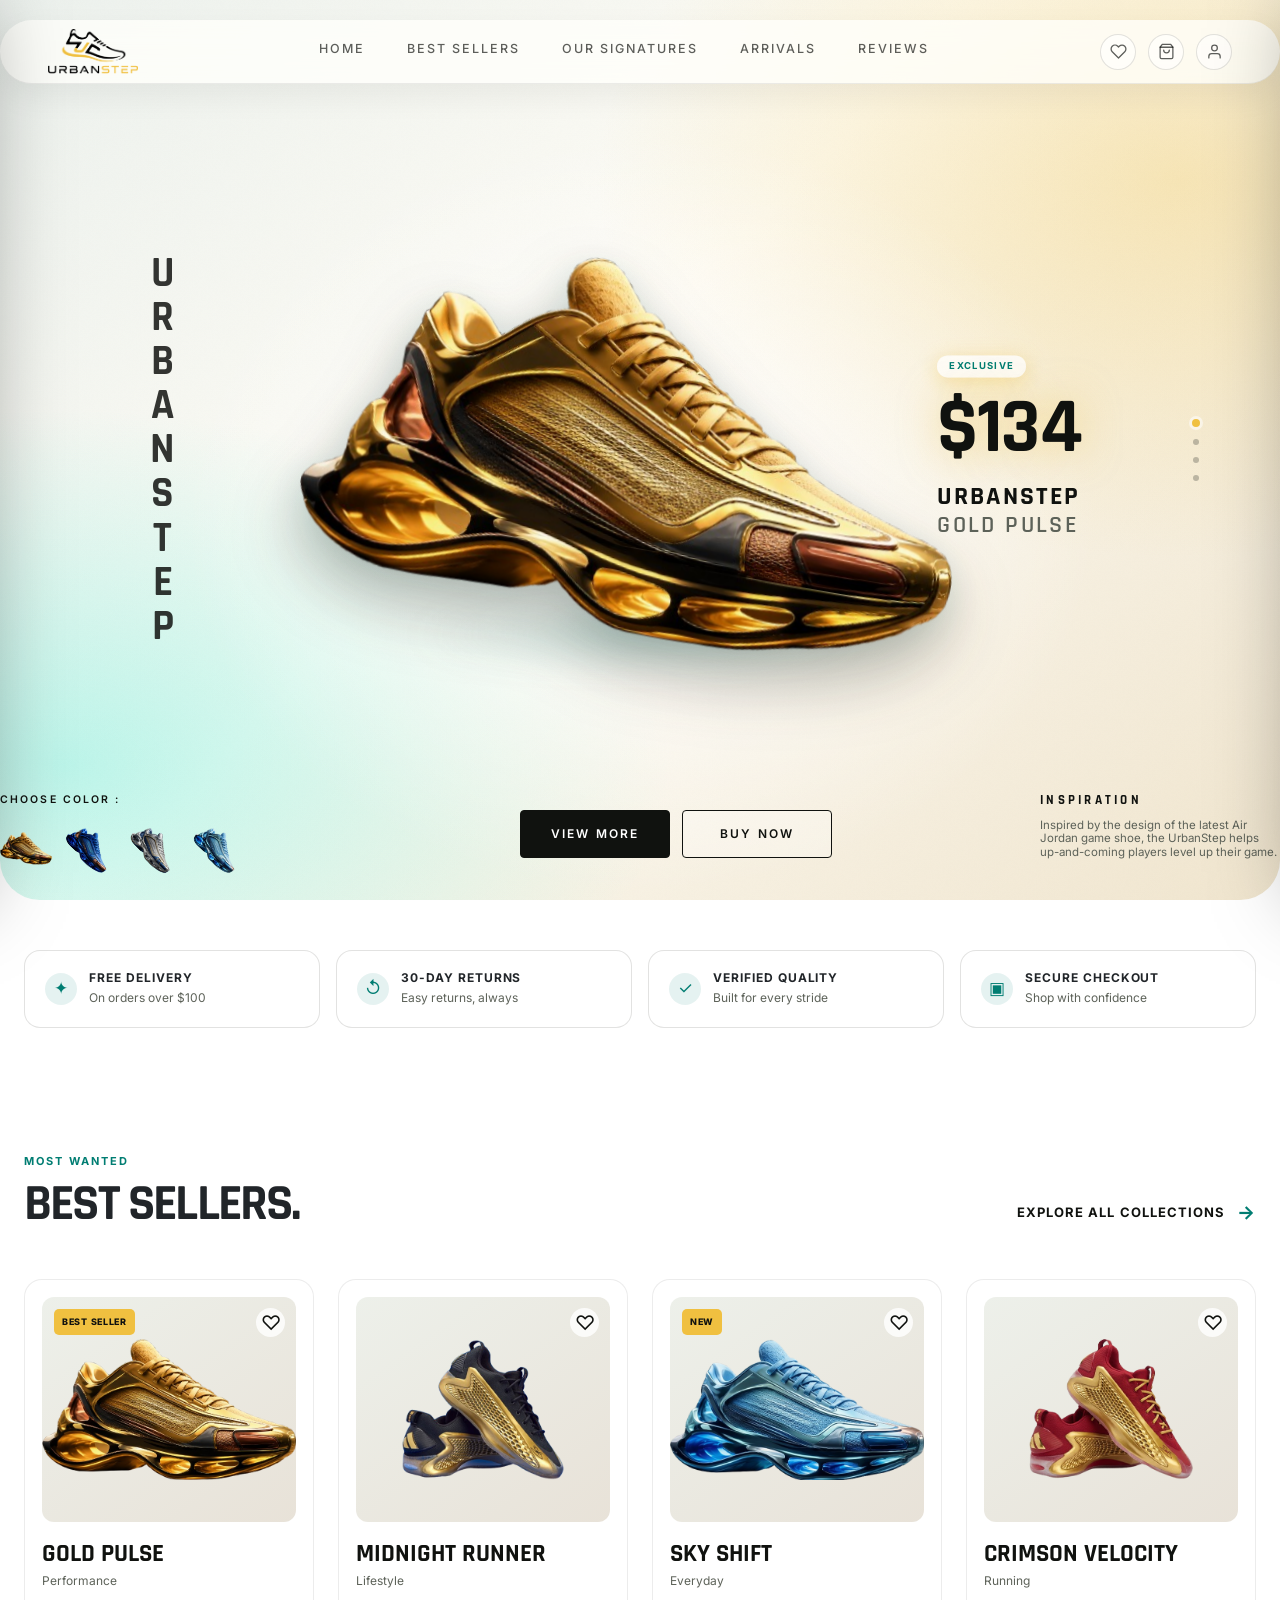
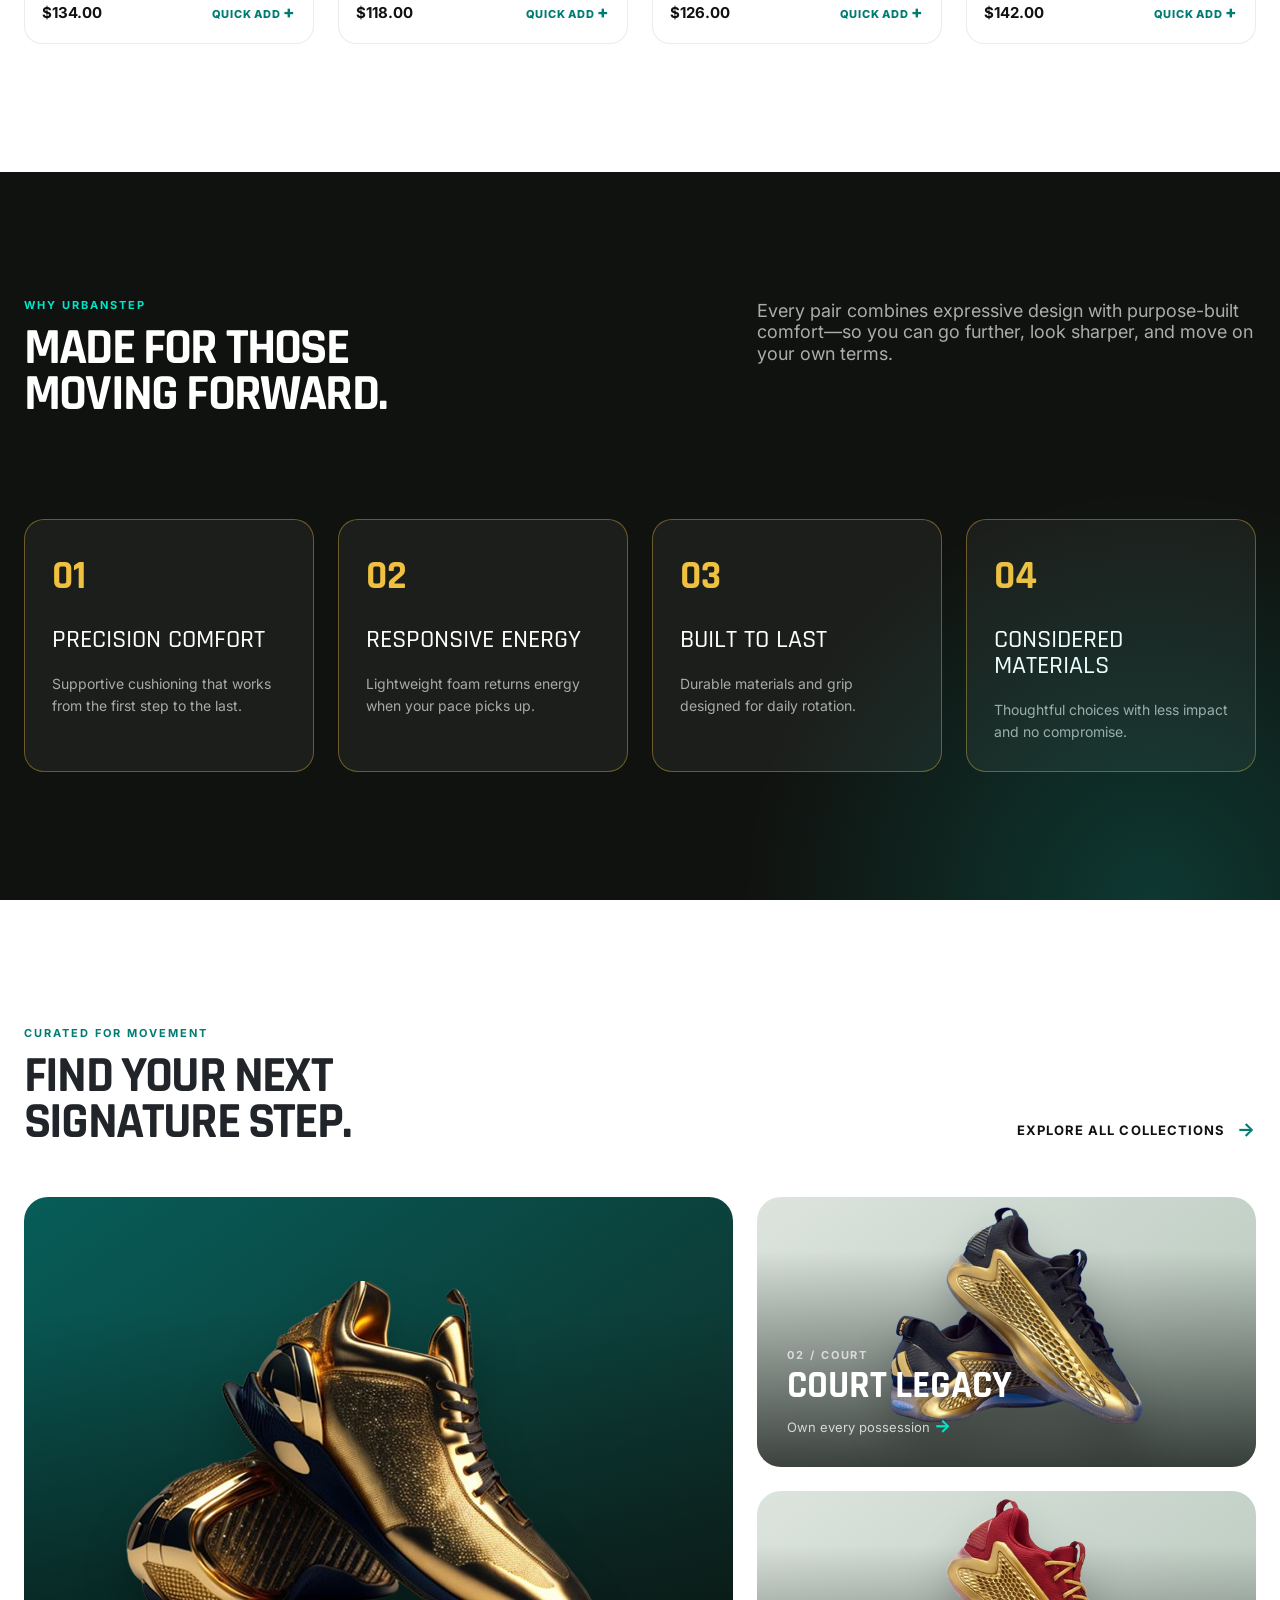
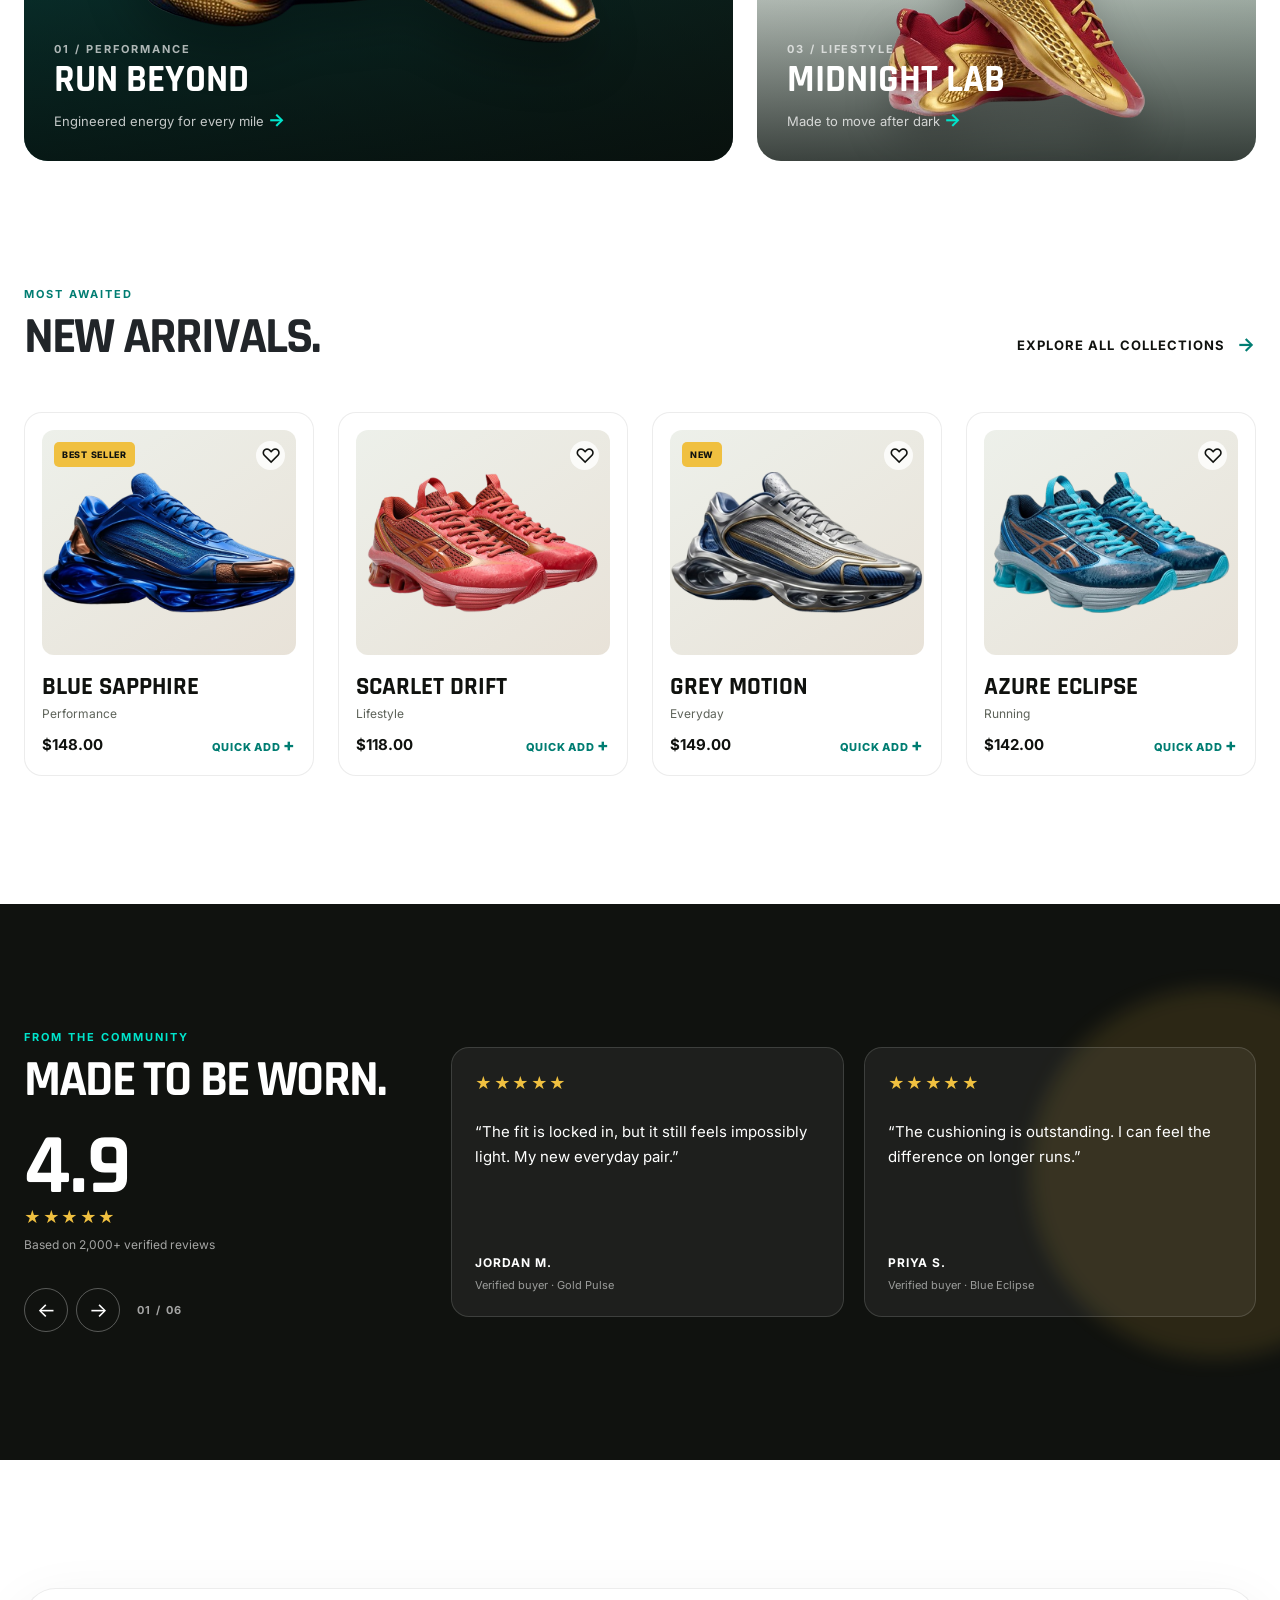
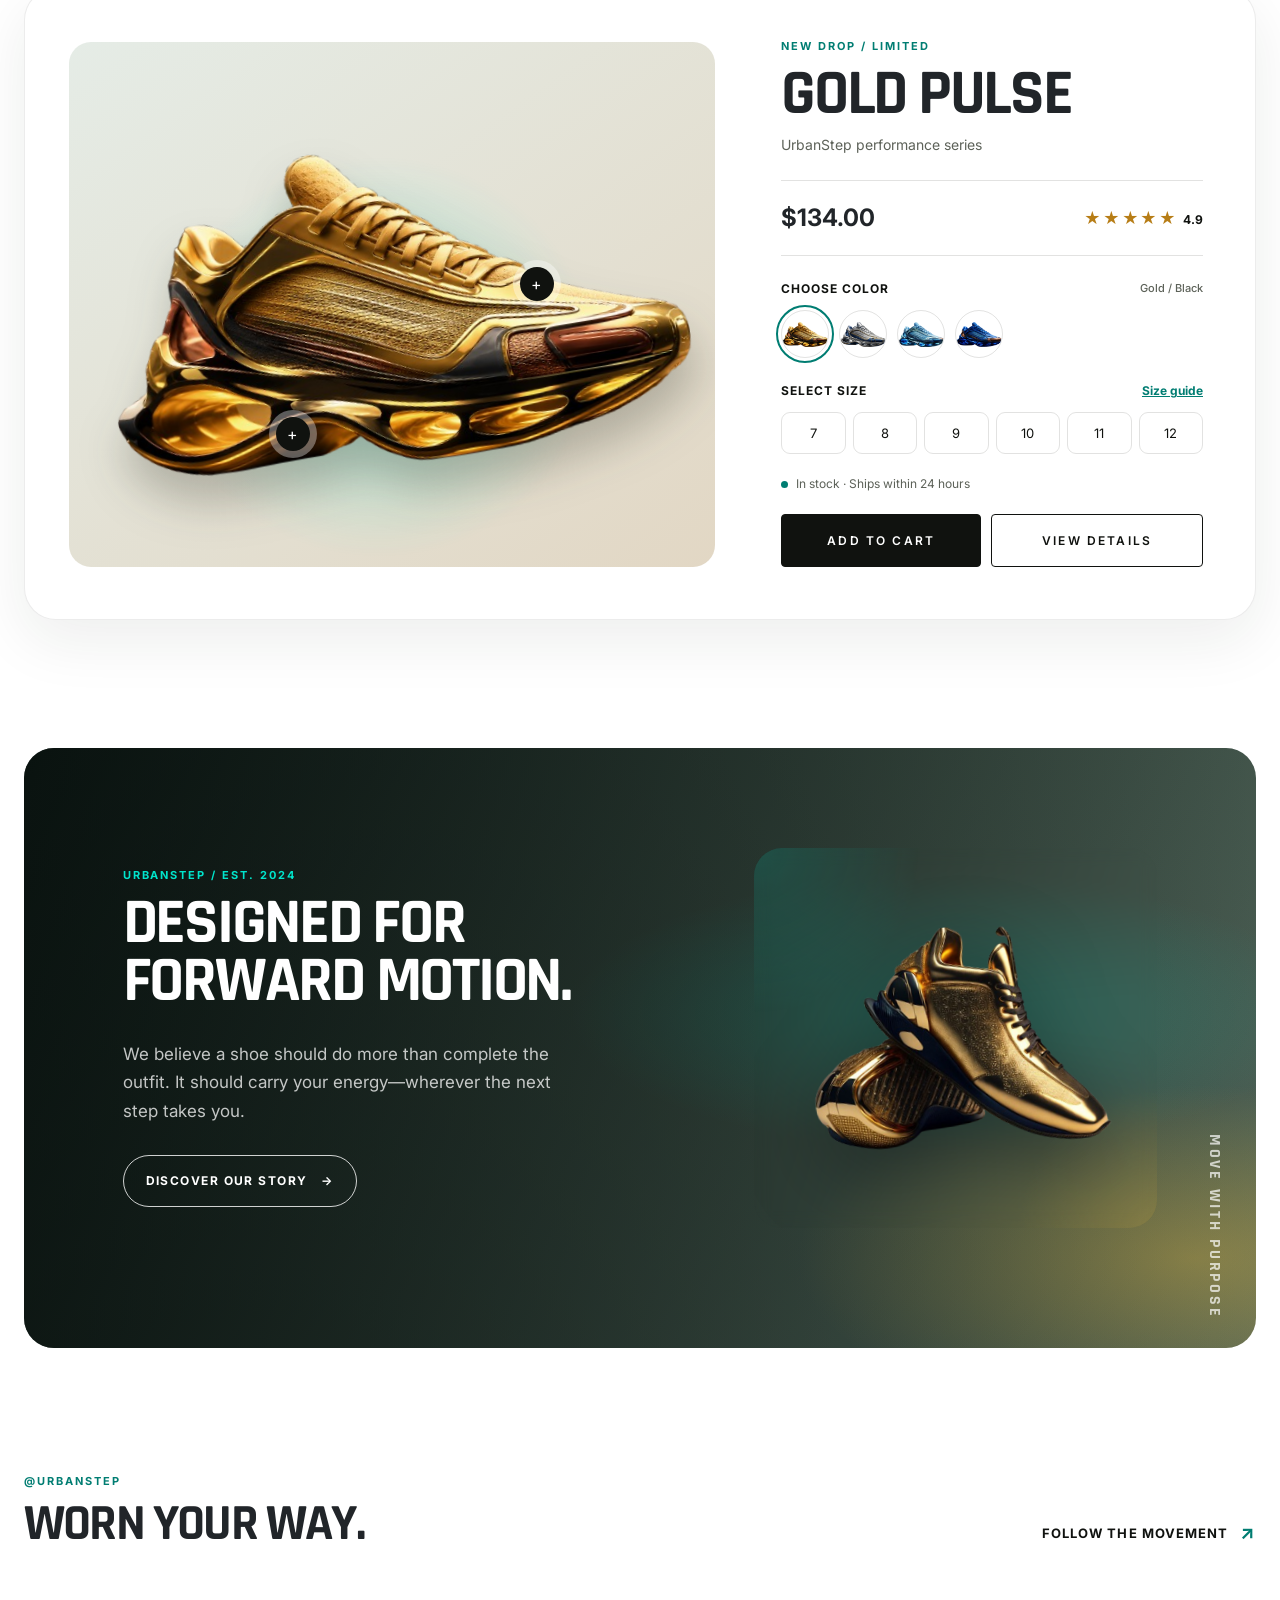
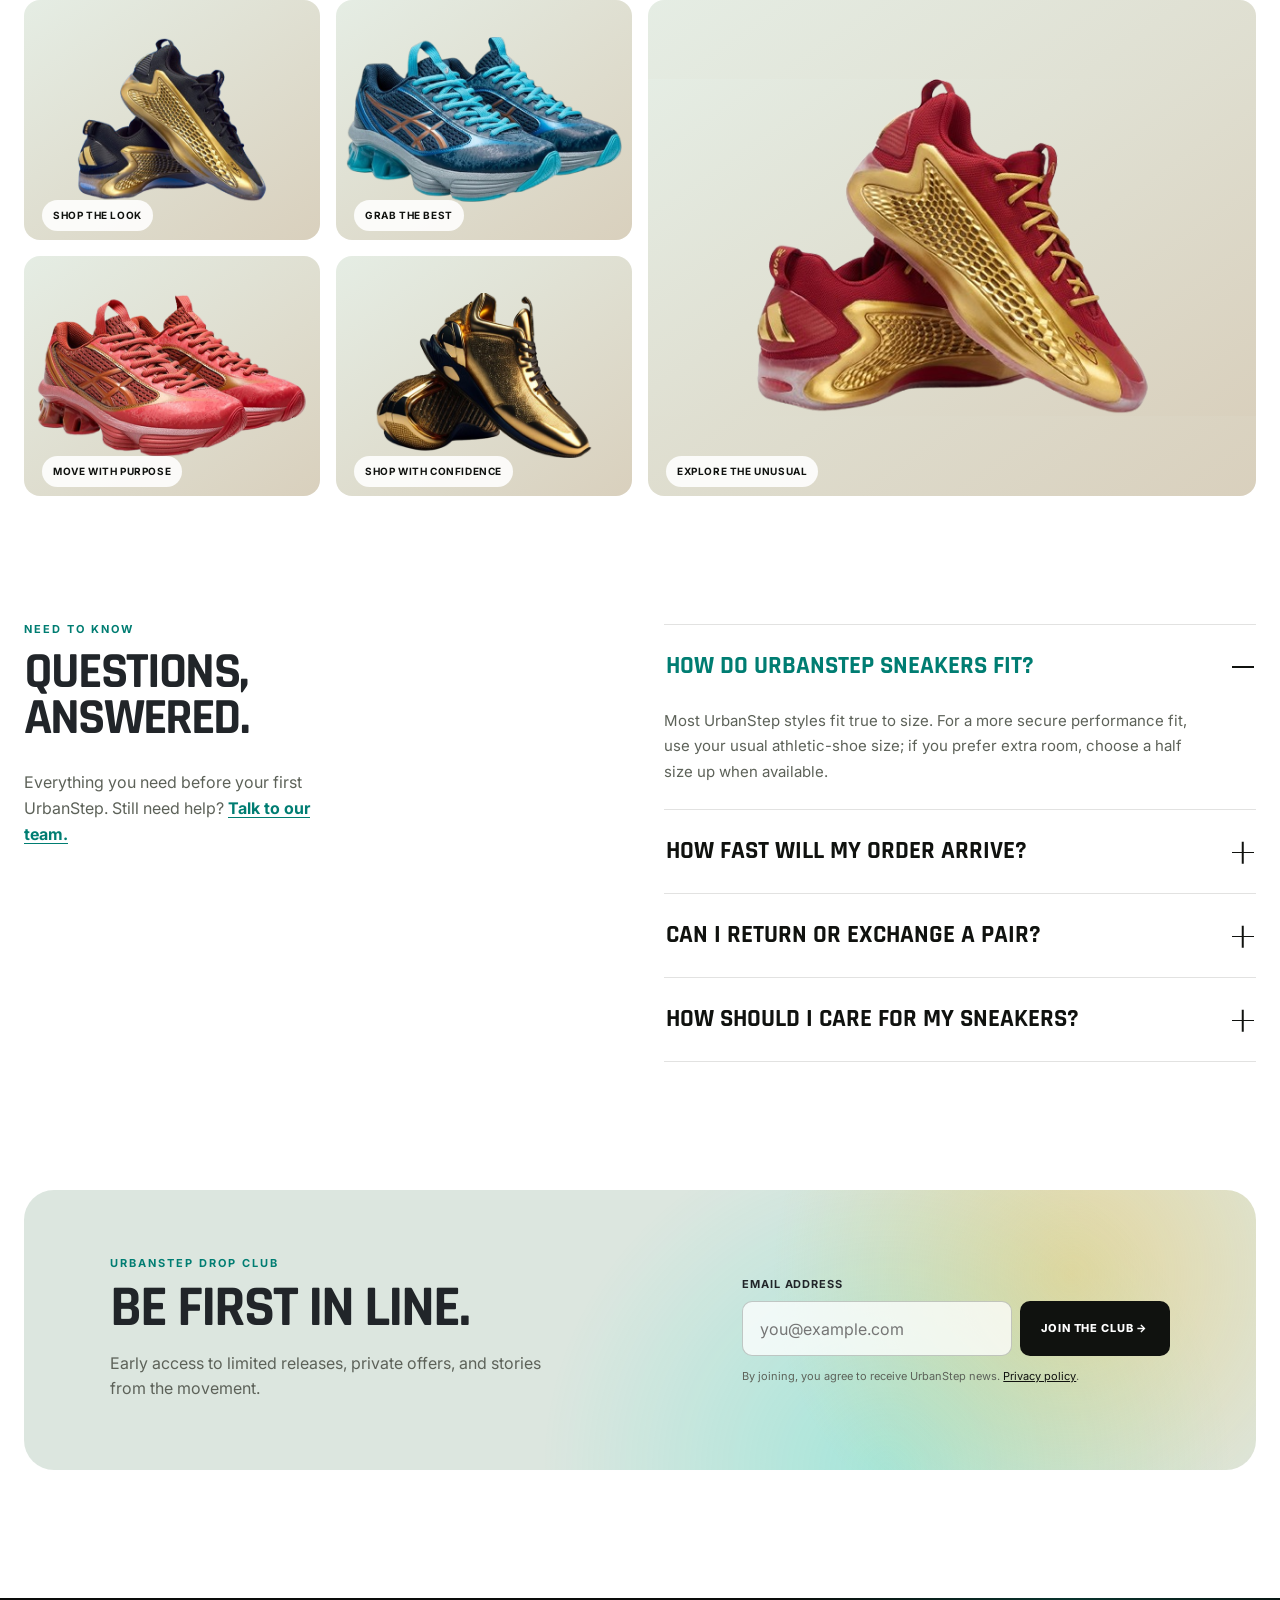
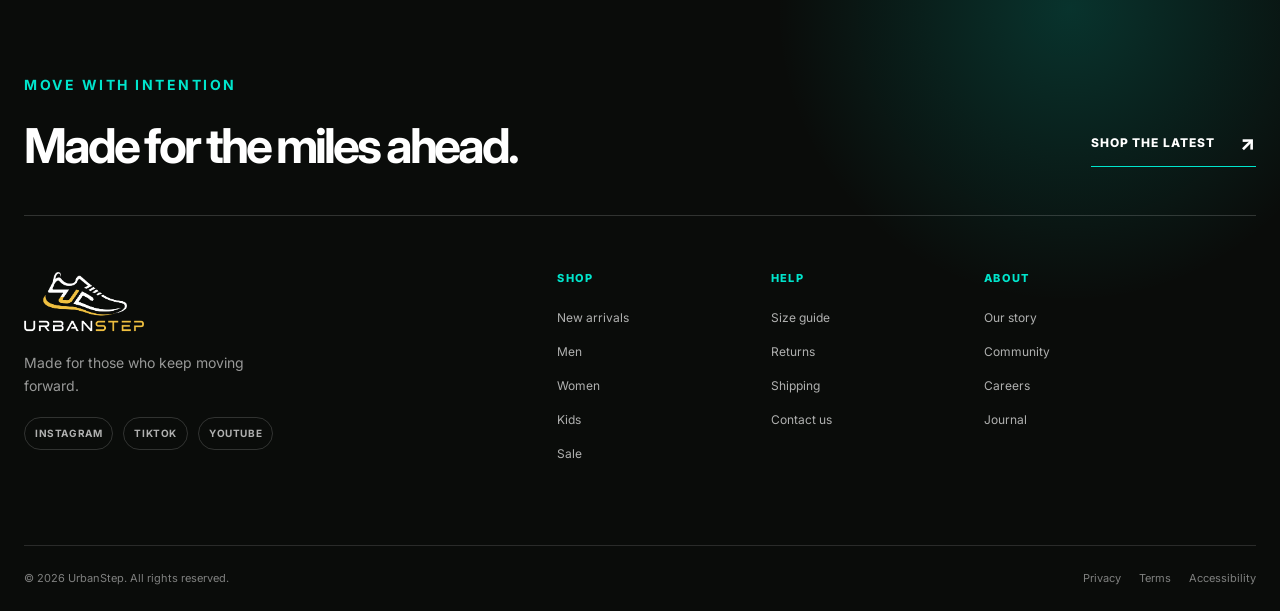
<file: index.html>
<!DOCTYPE html>
<html lang="en">

<head>
  <meta charset="UTF-8" />
  <meta name="viewport" content="width=device-width, initial-scale=1.0" />
  <meta name="description"
    content="UrbanStep — Exclusive premium sneaker. Shop the latest Air Jordan game shoe designed to help up-and-coming players level up their game." />
  <title>UrbanStep</title>
  <link rel="icon" type="image/x-icon" href="images/favicon.png">
  <!-- Bootstrap 5 -->
  <link rel="stylesheet" href="https://cdn.jsdelivr.net/npm/bootstrap@5.3.3/dist/css/bootstrap.min.css" />


  <!-- Main Stylesheet -->
  <link rel="stylesheet" href="css/main.css?v=1.5" />
</head>

<body>
  <div class="main_wrapper">

    <!-- ================================================
       HEADER
       ================================================ -->
    <header class="main_header">
      <div class="container">
        <div class="site-header" id="site-header">
          <!-- Left: Brand -->
          <div class="header__brand">
            <div class="header__logos">
              <a href="index.html"><img src="images/brand_logo_dark.png" alt="Logo"></a>
            </div>
          </div>

          <!-- Center: Navigation -->
          <nav class="header__nav" id="main-nav" aria-label="Main navigation">
            <a href="#hero" class="active" id="nav-home">Home</a>
            <a href="#best-sellers" id="nav-man">Best Sellers</a>
            <a href="#collections" id="nav-kids">Our Signatures</a>
            <a href="#new-arrivals" id="nav-woman">Arrivals</a>
            <a href="#reviews" id="nav-sale">Reviews</a>
          </nav>

          <!-- Right: Actions -->
          <div class="header__actions">
            <!-- Wishlist -->
            <button class="header__action-btn" id="btn-wishlist" aria-label="Open wishlist" aria-haspopup="dialog"
              aria-controls="wishlist-drawer" aria-expanded="false">
              <svg viewBox="0 0 24 24">
                <path d="M20.84 4.61a5.5 5.5 0 0 0-7.78 0L12 5.67l-1.06-1.06a5.5 5.5 0 0 0-7.78 7.78L12 21.23l8.84-8.84a5.5 5.5 0 0 0 0-7.78Z" />
              </svg>
              <span class="wishlist-badge" aria-label="0 saved items">0</span>
            </button>
            <!-- Cart -->
            <button class="header__action-btn" id="btn-cart" aria-label="Shopping Cart" aria-haspopup="dialog"
              aria-controls="cart-drawer" aria-expanded="false">
              <svg viewBox="0 0 24 24">
                <path d="M6 2 3 6v14a2 2 0 0 0 2 2h14a2 2 0 0 0 2-2V6l-3-4z" />
                <line x1="3" y1="6" x2="21" y2="6" />
                <path d="M16 10a4 4 0 0 1-8 0" />
              </svg>
              <span class="cart-badge" aria-label="0 items in cart">0</span>
            </button>
            <!-- Profile -->
            <button class="header__action-btn" id="btn-profile" aria-label="User profile">
              <svg viewBox="0 0 24 24">
                <path d="M20 21v-2a4 4 0 0 0-4-4H8a4 4 0 0 0-4 4v2" />
                <circle cx="12" cy="7" r="4" />
              </svg>
            </button>
            <!-- Hamburger (mobile) -->
            <div class="header__hamburger" id="hamburger-btn" role="button" aria-label="Open menu" tabindex="0">
              <span></span><span></span><span></span>
            </div>
          </div>
        </div>
      </div>
    </header>


    <!-- ================================================
       HERO SECTION
       ================================================ -->
    <section class="hero" id="hero" aria-label="UrbanStep">

      <!-- Step 1: Background Layers -->
      <div class="hero__background" aria-hidden="true"></div>

      <!-- Step 2: Left Vertical Brand -->
      <div class="hero__left-brand" aria-label="UrbanStep brand">
        <span>U</span>
        <span>R</span>
        <span>B</span>
        <span>A</span>
        <span>N</span>
        <span>S</span>
        <span>T</span>
        <span>E</span>
        <span>P</span>
      </div>

      <!-- Step 3: Main Product Image -->
      <div class="hero__product-wrap" id="shoe-wrap">
        <img id="shoe-main-img" class="hero__shoe-image" src="images/gold_shoe.png" alt="UrbanStep" />
        <div class="hero__shoe-reflection" aria-hidden="true"></div>
      </div>

      <!-- Step 4: Product Info Panel (Top Right) -->
      <div class="hero__product-info" id="product-info">
        <span class="product__badge" id="exclusive-badge">Exclusive</span>
        <div class="product__price-row flex-row flex-md-column">
          <span class="product__price" id="product-price">$134</span>
          <div class="product__name-block text-start">
            <span class="product__brand">UrbanStep</span>
            <span class="product__model">Gold Pulse</span>
          </div>
        </div>
      </div>

      <!-- Step 5: Bottom Bar (Color Picker + CTAs + Inspiration) -->
      <div class="hero__bottom-bar" id="hero-bottom-bar">

        <!-- Color Picker -->
        <div class="color-picker" id="color-picker" role="group" aria-label="Choose shoe color">
          <span class="color-picker__label">Choose Color :</span>
          <div class="color-picker__swatches">
            <button class="color-swatch active" id="swatch-gold" data-slide="0" data-shoe="images/gold_shoe.png"
              aria-label="Gold / Black colorway (current)" title="Gold Black">
              <img src="images/gold_shoe.png" alt="Gold colorway" />
            </button>
            <button class="color-swatch" id="swatch-blue" data-slide="1" data-shoe="images/blue_shoe.png"
              aria-label="Blue Sapphire" title="Blue Sapphire">
              <img src="images/blue_shoe.png" alt="Blue Sapphire" />
            </button>
            <button class="color-swatch" id="swatch-purple" data-slide="2" data-shoe="images/purple_shoe.png"
              aria-label="Purple colorway" title="Purple Black">
              <img src="images/purple_shoe.png" alt="Purple colorway" />
            </button>
            <button class="color-swatch" id="swatch-sky" data-slide="3" data-shoe="images/sky_shoe.png"
              aria-label="Sky Shift" title="Sky White">
              <img src="images/sky_shoe.png" alt="Sky Shift" />
            </button>
          </div>
        </div>

        <!-- CTA Buttons -->
        <div class="cta-buttons" id="cta-buttons">
          <a class="btn_add_cart me-0 me-md-2 mb-1 mb-md-0 d-block d-md-inline-block text-center" href="#best-sellers">
            View More
          </a>
          <button class="btn-buy-now mt-2 mt-md-0" id="btn-buy-now" aria-label="Buy Now">
            Buy Now
          </button>
        </div>

        <!-- Inspiration Text -->
        <div class="inspiration text-center text-md-start" id="inspiration-block">
          <span class="inspiration__label">Inspiration</span>
          <p class="inspiration__text">
            Inspired by the design of the latest Air Jordan game shoe,
            the UrbanStep helps up-and-coming players
            level up their game.
          </p>
        </div>

      </div><!-- /.hero__bottom-bar -->

      <!-- Step 6: Right Navigation Dots -->
      <div class="hero__nav-dots" id="hero-nav-dots" role="tablist" aria-label="Hero slides">
        <button class="nav-dot active" id="dot-1" data-slide="0" role="tab" aria-label="Slide 1"
          aria-selected="true"></button>
        <button class="nav-dot" id="dot-2" data-slide="1" role="tab" aria-label="Slide 2"
          aria-selected="false"></button>
        <button class="nav-dot" id="dot-3" data-slide="2" role="tab" aria-label="Slide 3"
          aria-selected="false"></button>
        <button class="nav-dot" id="dot-4" data-slide="3" role="tab" aria-label="Slide 4"
          aria-selected="false"></button>
      </div>

    </section>

    <main>
      <!-- ================================================
         TRUST STRIP
         ================================================ -->
      <section class="trust-strip" aria-label="UrbanStep shopping benefits">
        <div class="container">
          <div class="row g-3">
            <div class="col-6 col-lg-3">
              <article class="trust-card"><span class="trust-card__icon" aria-hidden="true">✦</span>
                <div>
                  <h2>Free delivery</h2>
                  <p>On orders over $100</p>
                </div>
              </article>
            </div>
            <div class="col-6 col-lg-3">
              <article class="trust-card"><span class="trust-card__icon" aria-hidden="true">↺</span>
                <div>
                  <h2>30-day returns</h2>
                  <p>Easy returns, always</p>
                </div>
              </article>
            </div>
            <div class="col-6 col-lg-3">
              <article class="trust-card"><span class="trust-card__icon" aria-hidden="true">✓</span>
                <div>
                  <h2>Verified quality</h2>
                  <p>Built for every stride</p>
                </div>
              </article>
            </div>
            <div class="col-6 col-lg-3">
              <article class="trust-card"><span class="trust-card__icon" aria-hidden="true">▣</span>
                <div>
                  <h2>Secure checkout</h2>
                  <p>Shop with confidence</p>
                </div>
              </article>
            </div>
          </div>
        </div>
      </section>
      <!-- ================================================
         BEST SELLERS
         ================================================ -->
      <section class="best-sellers section" id="best-sellers" aria-labelledby="best-sellers-title">
        <div class="container">
          <div class="row align-items-end section-heading">
            <div class="col-lg-6">
              <p class="eyebrow">Most wanted</p>
              <h2 id="best-sellers-title">Best sellers.</h2>
            </div>
            <div class="col-lg-6 d-none">
              <div class="product-filters" aria-label="Filter best sellers"><button class="is-active"
                  type="button">All</button><button type="button">Running</button><button
                  type="button">Lifestyle</button><button type="button">Court</button></div>
            </div>
            <div class="col-lg-6 text-lg-end">
              <a class="text-link" href="#best-sellers">Explore all collections <span aria-hidden="true">→</span></a>
            </div>
          </div>
          <div class="row g-4 product-slider" role="region" aria-label="Best sellers product slider">
            <div class="col-md-6 col-lg-3 product-card-wrap" data-category="running">
              <article class="product-card"><button class="product-card__wish" type="button"
                  aria-label="Add Gold Pulse to wishlist" aria-pressed="false">♡</button><a
                  href="product-details.html?id=gold-pulse"><span class="product-card__badge">Best seller</span><img
                    src="images/gold_shoe.png" alt="Gold Pulse sneaker">
                  <h3>Gold Pulse</h3>
                  <p>Performance</p>
                  <div class="d-flex justify-content-between align-items-center">
                    <strong>$134.00</strong>
                    <button class="product-card__quick-add" type="button">Quick add <span
                        aria-hidden="true">+</span></button>
                  </div>
                </a></article>
            </div>
            <div class="col-md-6 col-lg-3 product-card-wrap" data-category="lifestyle">
              <article class="product-card"><button class="product-card__wish" type="button"
                  aria-label="Add Midnight Runner to wishlist" aria-pressed="false">♡</button><a
                  href="product-details.html?id=midnight-runner"><img src="images/navy_shoe.png" alt="Midnight Runner sneaker">
                  <h3>Midnight Runner</h3>
                  <p>Lifestyle</p>
                  <div class="d-flex justify-content-between align-items-center">
                    <strong>$118.00</strong>
                    <button class="product-card__quick-add" type="button">Quick add <span
                        aria-hidden="true">+</span></button>
                  </div>
                </a></article>
            </div>
            <div class="col-md-6 col-lg-3 product-card-wrap" data-category="court">
              <article class="product-card"><button class="product-card__wish" type="button"
                  aria-label="Add Sky Shift to wishlist" aria-pressed="false">♡</button><a
                  href="product-details.html?id=sky-shift"><span class="product-card__badge">New</span><img src="images/sky_shoe.png"
                    alt="Sky Shift sneaker">
                  <h3>Sky Shift</h3>
                  <p>Everyday</p>
                  <div class="d-flex justify-content-between align-items-center">
                    <strong>$126.00</strong>
                    <button class="product-card__quick-add" type="button">Quick add <span
                        aria-hidden="true">+</span></button>
                  </div>
                </a></article>
            </div>
            <div class="col-md-6 col-lg-3 product-card-wrap" data-category="running">
              <article class="product-card"><button class="product-card__wish" type="button"
                  aria-label="Add Crimson Velocity to wishlist" aria-pressed="false">♡</button><a
                  href="product-details.html?id=crimson-velocity"><img src="images/red_shoe2.png" alt="Crimson Velocity sneaker">
                  <h3>Crimson Velocity</h3>
                  <p>Running</p>
                  <div class="d-flex justify-content-between align-items-center">
                    <strong>$142.00</strong>
                    <button class="product-card__quick-add" type="button">Quick add <span
                        aria-hidden="true">+</span></button>
                  </div>
                </a></article>
            </div>
          </div>
          <div class="section-footer d-none"><a class="btn-outline" href="#categories">View all sneakers <span
                aria-hidden="true">→</span></a></div>
        </div>
      </section>


      <!-- ================================================
         BRAND BENEFITS
         ================================================ -->
      <section class="brand-benefits section" id="benefits" aria-labelledby="benefits-title">
        <div class="container">
          <div class="row">
            <div class="col-lg-5">
              <p class="eyebrow">Why UrbanStep</p>
              <h2 id="benefits-title">Made for those<br>moving forward.</h2>
            </div>
            <div class="col-lg-5 offset-lg-2">
              <p class="section-lead">Every pair combines expressive design with purpose-built comfort—so you can go
                further, look sharper, and move on your own terms.</p>
            </div>
          </div>
          <div class="row g-4 benefits-grid">
            <div class="col-sm-6 col-xl-3">
              <article class="benefit-card"><span>01</span>
                <h3>Precision comfort</h3>
                <p>Supportive cushioning that works from the first step to the last.</p>
              </article>
            </div>
            <div class="col-sm-6 col-xl-3">
              <article class="benefit-card"><span>02</span>
                <h3>Responsive energy</h3>
                <p>Lightweight foam returns energy when your pace picks up.</p>
              </article>
            </div>
            <div class="col-sm-6 col-xl-3">
              <article class="benefit-card"><span>03</span>
                <h3>Built to last</h3>
                <p>Durable materials and grip designed for daily rotation.</p>
              </article>
            </div>
            <div class="col-sm-6 col-xl-3">
              <article class="benefit-card"><span>04</span>
                <h3>Considered materials</h3>
                <p>Thoughtful choices with less impact and no compromise.</p>
              </article>
            </div>
          </div>
        </div>
      </section>

      <!-- ================================================
         FEATURED COLLECTIONS
         ================================================ -->
      <section class="featured-collections section" id="collections" aria-labelledby="collections-title">
        <div class="container">
          <div class="row align-items-end section-heading">
            <div class="col-lg-7">
              <p class="eyebrow">Curated for movement</p>
              <h2 id="collections-title">Find your next<br>signature step.</h2>
            </div>
            <div class="col-lg-5 text-lg-end"><a class="text-link" href="#best-sellers">Explore all collections <span
                  aria-hidden="true">→</span></a></div>
          </div>
          <div class="row g-4 featured-collections__grid">
            <div class="col-lg-7"><a class="collection-card collection-card--featured" href="product-details.html?id=luxe-gold"><img
                  src="images/gold_shoe2.png" alt="Gold UrbanStep performance sneaker"><span
                  class="collection-card__content"><span class="eyebrow">01 / Performance</span><strong>Run
                    Beyond</strong><span>Engineered energy for every mile <b aria-hidden="true">→</b></span></span></a>
            </div>
            <div class="col-lg-5">
              <div class="row g-4 h-100">
                <div class="col-12"><a class="collection-card" href="product-details.html?id=midnight-runner"><img src="images/navy_shoe.png"
                      alt="Purple UrbanStep court sneaker"><span class="collection-card__content"><span
                        class="eyebrow">02 / Court</span><strong>Court Legacy</strong><span>Own every possession <b
                          aria-hidden="true">→</b></span></span></a></div>
                <div class="col-12"><a class="collection-card" href="product-details.html?id=crimson-velocity"><img src="images/red_shoe2.png"
                      alt="Sky blue UrbanStep lifestyle sneaker"><span class="collection-card__content"><span
                        class="eyebrow">03 / Lifestyle</span><strong>Midnight Lab</strong><span>Made to move after dark
                        <b aria-hidden="true">→</b></span></span></a></div>
              </div>
            </div>
          </div>
        </div>
      </section>
      <!-- ================================================
         BEST SELLERS
         ================================================ -->
      <section class="best-sellers section pt-0" id="new-arrivals" aria-labelledby="best-sellers-title">
        <div class="container">
          <div class="row align-items-end section-heading">
            <div class="col-lg-6">
              <p class="eyebrow">Most Awaited</p>
              <h2 id="best-sellers-title">New Arrivals.</h2>
            </div>
            <div class="col-lg-6 d-none">
              <div class="product-filters" aria-label="Filter best sellers"><button class="is-active"
                  type="button">All</button><button type="button">Running</button><button
                  type="button">Lifestyle</button><button type="button">Court</button></div>
            </div>
            <div class="col-lg-6 text-lg-end">
              <a class="text-link" href="#best-sellers">Explore all collections <span aria-hidden="true">→</span></a>
            </div>
          </div>
          <div class="row g-4 product-slider" role="region" aria-label="New arrivals product slider">
            <div class="col-md-6 col-lg-3 product-card-wrap" data-category="running">
              <article class="product-card"><button class="product-card__wish" type="button"
                  aria-label="Add Blue Sapphire to wishlist" aria-pressed="false">♡</button><a
                  href="product-details.html?id=blue-sapphire"><span class="product-card__badge">Best seller</span><img
                    src="images/blue_shoe.png" alt="Blue Sapphire sneaker">
                  <h3>Blue Sapphire</h3>
                  <p>Performance</p>
                  <div class="d-flex justify-content-between align-items-center">
                    <strong>$148.00</strong>
                    <button class="product-card__quick-add" type="button">Quick add <span
                        aria-hidden="true">+</span></button>
                  </div>
                </a></article>
            </div>
            <div class="col-md-6 col-lg-3 product-card-wrap" data-category="lifestyle">
              <article class="product-card"><button class="product-card__wish" type="button"
                  aria-label="Add Scarlet Drift to wishlist" aria-pressed="false">♡</button><a
                  href="product-details.html?id=scarlet-drift"><img src="images/red_shoe.png" alt="Scarlet Drift sneaker">
                  <h3>Scarlet Drift</h3>
                  <p>Lifestyle</p>
                  <div class="d-flex justify-content-between align-items-center">
                    <strong>$118.00</strong>
                    <button class="product-card__quick-add" type="button">Quick add <span
                        aria-hidden="true">+</span></button>
                  </div>
                </a></article>
            </div>
            <div class="col-md-6 col-lg-3 product-card-wrap" data-category="court">
              <article class="product-card"><button class="product-card__wish" type="button"
                  aria-label="Add Grey Motion to wishlist" aria-pressed="false">♡</button><a
                  href="product-details.html?id=grey-motion"><span class="product-card__badge">New</span><img src="images/purple_shoe.png"
                    alt="Grey Motion sneaker">
                  <h3>Grey Motion</h3>
                  <p>Everyday</p>
                  <div class="d-flex justify-content-between align-items-center">
                    <strong>$149.00</strong>
                    <button class="product-card__quick-add" type="button">Quick add <span
                        aria-hidden="true">+</span></button>
                  </div>
                </a></article>
            </div>
            <div class="col-md-6 col-lg-3 product-card-wrap" data-category="running">
              <article class="product-card"><button class="product-card__wish" type="button"
                  aria-label="Add Azure Eclipse to wishlist" aria-pressed="false">♡</button><a
                  href="product-details.html?id=azure-eclipse"><img src="images/blue_shoe2.png" alt="Azure Eclipse sneaker">
                  <h3>Azure Eclipse</h3>
                  <p>Running</p>
                  <div class="d-flex justify-content-between align-items-center">
                    <strong>$142.00</strong>
                    <button class="product-card__quick-add" type="button">Quick add <span
                        aria-hidden="true">+</span></button>
                  </div>
                </a></article>
            </div>
          </div>
          <div class="section-footer d-none"><a class="btn-outline" href="#categories">View all sneakers <span
                aria-hidden="true">→</span></a></div>
        </div>
      </section>
      <!-- ================================================
         REVIEWS
         ================================================ -->
      <section class="reviews section" id="reviews" aria-labelledby="reviews-title">
        <div class="container">
          <div class="row g-5 align-items-center">
            <div class="col-lg-4">
              <p class="eyebrow">From the community</p>
              <h2 id="reviews-title">Made to be worn.</h2>
              <div class="rating-summary"><strong>4.9</strong><span aria-label="4.9 out of 5 stars">★★★★★</span>
                <p>Based on 2,000+ verified reviews</p>
              </div>
              <div class="review-slider__controls"><button class="review-slider__button" type="button"
                  data-review-direction="previous" aria-label="Show previous review">←</button><button
                  class="review-slider__button" type="button" data-review-direction="next"
                  aria-label="Show next review">→</button><span class="review-slider__count" aria-live="polite">01 /
                  03</span></div>
            </div>
            <div class="col-lg-8">
              <div class="review-slider" role="region" aria-label="Customer reviews">
                <div class="review-slider__viewport">
                  <div class="review-slider__track">
                    <article class="review-card"><span aria-label="5 out of 5 stars">★★★★★</span>
                      <blockquote>“The fit is locked in, but it still feels impossibly light. My new everyday pair.”
                      </blockquote>
                      <footer><strong>Jordan M.</strong><small>Verified buyer · Gold Pulse</small></footer>
                    </article>
                    <article class="review-card"><span aria-label="5 out of 5 stars">★★★★★</span>
                      <blockquote>“The cushioning is outstanding. I can feel the difference on longer runs.”
                      </blockquote>
                      <footer><strong>Priya S.</strong><small>Verified buyer · Blue Eclipse</small></footer>
                    </article>
                    <article class="review-card"><span aria-label="5 out of 5 stars">★★★★★</span>
                      <blockquote>“It turns heads without trying too hard. The quality is right there.”</blockquote>
                      <footer><strong>Alex R.</strong><small>Verified buyer · Grey Motion</small></footer>
                    </article>
                    <article class="review-card"><span aria-label="5 out of 5 stars">★★★★★</span>
                      <blockquote>“The fit is locked in, but it still feels impossibly light. My new everyday pair.”
                      </blockquote>
                      <footer><strong>Jordan M.</strong><small>Verified buyer · Gold Pulse</small></footer>
                    </article>
                    <article class="review-card"><span aria-label="5 out of 5 stars">★★★★★</span>
                      <blockquote>“The cushioning is outstanding. I can feel the difference on longer runs.”
                      </blockquote>
                      <footer><strong>Priya S.</strong><small>Verified buyer · Blue Eclipse</small></footer>
                    </article>
                    <article class="review-card"><span aria-label="5 out of 5 stars">★★★★★</span>
                      <blockquote>“It turns heads without trying too hard. The quality is right there.”</blockquote>
                      <footer><strong>Alex R.</strong><small>Verified buyer · Grey Motion</small></footer>
                    </article>
                  </div>
                </div>
                <div class="review-slider__dots" role="tablist" aria-label="Choose review"><button class="is-active"
                    type="button" role="tab" aria-selected="true" aria-label="Show review 1"></button><button
                    type="button" role="tab" aria-selected="false" aria-label="Show review 2"></button><button
                    type="button" role="tab" aria-selected="false" aria-label="Show review 3"></button></div>
              </div>
            </div>
          </div>
        </div>
      </section>
      <!-- ================================================
         INTERACTIVE PRODUCT FEATURE
         ================================================ -->
      <section class="product-feature section" id="featured-product" aria-labelledby="featured-product-title">
        <div class="container">
          <div class="product-feature__panel">
            <div class="row align-items-center g-5">
              <div class="col-lg-7">
                <a href="product-details.html?id=gold-pulse" class="product-feature__media"><img src="images/gold_shoe.png"
                    alt="UrbanStep Gold Pulse sneaker in gold colorway"><button
                    class="product-hotspot product-hotspot--heel" type="button"
                    aria-label="Heel cushioning detail" aria-describedby="heel-feature"><span aria-hidden="true">+</span><span class="product-hotspot__detail"
                      id="heel-feature" role="tooltip">Heel cushioning<br><small>Impact-absorbing foam</small></span></button><button
                    class="product-hotspot product-hotspot--sole" type="button"
                    aria-label="Outsole grip detail" aria-describedby="sole-feature"><span aria-hidden="true">+</span><span class="product-hotspot__detail"
                      id="sole-feature" role="tooltip">Outsole grip<br><small>Durable rubber traction</small></span></button></a>
              </div>
              <div class="col-lg-5">
                <div class="product-feature__details">
                  <p class="eyebrow">New drop / Limited</p>
                  <h2 id="featured-product-title"><a href="product-details.html?id=gold-pulse" style="text-decoration: none; color: inherit;">Gold Pulse</a></h2>
                  <p class="product-feature__meta">UrbanStep performance series</p>
                  <div class="product-feature__price-row"><strong>$134.00</strong><span
                      aria-label="Rated 4.9 out of 5 stars">★★★★★ <b>4.9</b></span></div>
                  <fieldset class="product-options">
                    <legend>Choose color <span>Gold / Black</span></legend>
                    <div class="swatch-group"><button class="product-swatch is-selected" type="button" data-product-index="0"
                        aria-label="Gold and black, selected"><img src="images/gold_shoe.png" alt=""></button><button
                        class="product-swatch" type="button" data-product-index="6" aria-label="Purple and black"><img
                          src="images/purple_shoe.png" alt=""></button><button class="product-swatch" type="button"
                        data-product-index="2" aria-label="Sky blue and white"><img src="images/sky_shoe.png" alt=""></button><button
                        class="product-swatch" type="button" data-product-index="4" aria-label="Blue Sapphire"><img
                          src="images/blue_shoe.png" alt=""></button></div>
                  </fieldset>
                  <fieldset class="product-options">
                    <legend>Select size <a href="#size-guide">Size guide</a></legend>
                    <div class="size-grid"><button type="button">7</button><button type="button">8</button><button
                        type="button">9</button><button type="button">10</button><button
                        type="button">11</button><button type="button">12</button></div>
                  </fieldset>
                  <p class="stock-status"><span aria-hidden="true"></span> In stock · Ships within 24 hours</p>
                  <div class="product-feature__actions"><button class="btn-add-cart" type="button">Add to
                      cart</button><a class="btn-buy-now" href="product-details.html?id=gold-pulse">View Details</a></div>
                </div>
              </div>
            </div>
          </div>
        </div>
      </section>

      <!-- ================================================
         TRENDING CATEGORIES
         ================================================ -->
      <section class="trending-categories section d-none" id="categories" aria-labelledby="categories-title">
        <div class="container">
          <div class="section-heading text-center">
            <p class="eyebrow">Shop by purpose</p>
            <h2 id="categories-title">Trending now.</h2>
          </div>
          <div class="row g-4 trending-grid">
            <div class="col-lg-7">
              <a class="category-card category-card--featured" href="#best-sellers">
                <img src="images/gold_shoe.png" alt="Running sneaker collection">
                <span>
                  <small>01 / Run</small>
                  <strong>Go the distance</strong>
                  <b>Shop running <i aria-hidden="true">→</i></b>
                </span>
              </a>
            </div>
            <div class="col-lg-5">
              <div class="row g-4">
                <div class="col-12">
                  <a class="category-card category-card--compact category-card--court" href="#best-sellers">
                    <img src="images/purple_shoe.png" alt="Basketball sneaker collection">
                    <span>
                      <small>02 / Court</small>
                      <strong>Own the court</strong>
                      <b>Shop basketball <i aria-hidden="true">→</i></b>
                    </span>
                  </a>
                </div>
                <div class="col-12">
                  <a class="category-card category-card--compact category-card--street" href="#best-sellers">
                    <img src="images/sky_shoe.png" alt="Lifestyle sneaker collection">
                    <span>
                      <small>03 / Street</small>
                      <strong>Made for everywhere</strong>
                      <b>Shop lifestyle <i aria-hidden="true">→</i></b>
                    </span>
                  </a>
                </div>
                <div class="col-12">
                  <a class="category-card category-card--compact category-card--train" href="#best-sellers">
                    <img src="images/gold_shoe.png" alt="Training sneaker collection">
                    <span>
                      <small>04 / Train</small>
                      <strong>Built for more</strong>
                      <b>Shop training <i aria-hidden="true">→</i></b>
                    </span>
                  </a>
                </div>
              </div>
            </div>
          </div>
        </div>
      </section>

      <!-- ================================================
         BRAND STORY
         ================================================ -->
      <section class="brand-story section pt-0" id="story" aria-labelledby="story-title">
        <div class="container">
          <div class="brand-story__panel">
            <div class="row align-items-center g-5">
              <div class="col-lg-7">
                <p class="eyebrow">UrbanStep / Est. 2024</p>
                <h2 id="story-title">Designed for<br>forward motion.</h2>
                <p>We believe a shoe should do more than complete the outfit. It should carry your energy—wherever the
                  next step takes you.</p><a class="btn-outline" href="#newsletter">Discover our story <span
                    aria-hidden="true">→</span></a>
              </div>
              <div class="col-lg-5 d-none d-md-block">
                <div class="brand-story__media">
                  <img src="images/gold_shoe2.png" alt="UrbanStep sneaker designed for forward motion">
                </div>
              </div>
            </div><span class="brand-story__vertical" aria-hidden="true">MOVE WITH PURPOSE</span>
          </div>
        </div>
      </section>

      <!-- ================================================
         COMMUNITY GALLERY
         ================================================ -->
      <section class="community-gallery section" id="community" aria-labelledby="community-title">
        <div class="container">
          <div class="row align-items-end section-heading">
            <div class="col-lg-7">
              <p class="eyebrow">@UrbanStep</p>
              <h2 id="community-title">Worn your way.</h2>
            </div>
            <div class="col-lg-5 text-lg-end"><a class="text-link" href="#community">Follow the movement <span
                  aria-hidden="true">↗</span></a></div>
          </div>
          <div class="row g-3">
            <div class="col-md-6">
              <div class="row g-3">
                <div class="col-md-6"><a class="social-tile" href="product-details.html?id=midnight-runner"><img src="images/navy_shoe.png"
                      alt="UrbanStep Gold Pulse sneaker community post"><span>Shop the Look</span></a></div>
                <div class="col-md-6"><a class="social-tile" href="product-details.html?id=azure-eclipse"><img src="images/blue_shoe2.png"
                      alt="UrbanStep purple sneaker community post"><span>Grab the Best</span></a></div>
                <div class="col-md-6"><a class="social-tile" href="product-details.html?id=scarlet-drift"><img src="images/red_shoe.png"
                      alt="UrbanStep sky blue sneaker community post"><span>Move with Purpose</span></a></div>
                <div class="col-md-6"><a class="social-tile" href="product-details.html?id=luxe-gold"><img src="images/gold_shoe2.png"
                      alt="UrbanStep sneaker community post"><span>Shop with Confidence</span></a></div>
              </div>
            </div>
            <div class="col-12 col-md-6"><a
                class="social-tile social-tile--feature d-flex justify-content-center align-items-center"
                href="product-details.html?id=crimson-velocity"><img src="images/red_shoe2.png"
                  alt="UrbanStep Sky Shift sneaker community feature"><span>Explore the Unusual</span></a></div>
          </div>
        </div>
      </section>

      <!-- ================================================
         FAQ
         ================================================ -->
      <section class="faq section" id="faq" aria-labelledby="faq-title">
        <div class="container">
          <div class="row g-5">
            <div class="col-lg-5">
              <p class="eyebrow">Need to know</p>
              <h2 id="faq-title">Questions,<br>answered.</h2>
              <p class="faq__intro">Everything you need before your first UrbanStep. Still need help? <a
                  href="#contact">Talk to our team.</a></p>
            </div>
            <div class="col-lg-6 offset-lg-1">
              <div class="faq__list">
                <details class="faq-item" open>
                  <summary>How do UrbanStep sneakers fit?<span aria-hidden="true"></span></summary>
                  <div>
                    <p>Most UrbanStep styles fit true to size. For a more secure performance fit, use your usual
                      athletic-shoe size; if you prefer extra room, choose a half size up when available.</p>
                  </div>
                </details>
                <details class="faq-item">
                  <summary>How fast will my order arrive?<span aria-hidden="true"></span></summary>
                  <div>
                    <p>Orders are prepared within 24 hours. Standard delivery typically arrives in 3–5 business days,
                      while express delivery is available at checkout in eligible locations.</p>
                  </div>
                </details>
                <details class="faq-item">
                  <summary>Can I return or exchange a pair?<span aria-hidden="true"></span></summary>
                  <div>
                    <p>Yes. Unworn sneakers in their original packaging can be returned or exchanged within 30 days of
                      delivery. Your return label is available from our support team.</p>
                  </div>
                </details>
                <details class="faq-item">
                  <summary>How should I care for my sneakers?<span aria-hidden="true"></span></summary>
                  <div>
                    <p>Use a soft brush and mild soap with cold water. Air dry away from direct heat, and avoid machine
                      washing to protect the structure and finish of your pair.</p>
                  </div>
                </details>
              </div>
            </div>
          </div>
        </div>
      </section>

      <!-- ================================================
         NEWSLETTER
         ================================================ -->
      <section class="newsletter section" id="newsletter" aria-labelledby="newsletter-title">
        <div class="container">
          <div class="newsletter__panel">
            <div class="row align-items-center g-4">
              <div class="col-lg-6">
                <p class="eyebrow">UrbanStep Drop Club</p>
                <h2 id="newsletter-title">Be first in line.</h2>
                <p>Early access to limited releases, private offers, and stories from the movement.</p>
              </div>
              <div class="col-lg-5 offset-lg-1">
                <form class="newsletter-form"><label for="newsletter-email">Email address</label>
                  <div><input id="newsletter-email" type="email" placeholder="you@example.com" autocomplete="email"
                      required><button type="submit">Join the club <span aria-hidden="true">→</span></button></div>
                  <p>By joining, you agree to receive UrbanStep news. <a href="#privacy">Privacy policy</a>.</p>
                </form>
              </div>
            </div>
          </div>
        </div>
      </section>
    </main>

    <!-- ================================================
       FOOTER
       ================================================ -->
    <footer class="site-footer">
      <div class="container">
        <div class="site-footer__intro">
          <p class="eyebrow">Move with intention</p>
          <h2 class="text-white">Made for the miles ahead.</h2>
          <a class="site-footer__cta" href="#best-sellers">Shop the latest <span aria-hidden="true">↗</span></a>
        </div>
        <div class="row g-5">
          <div class="col-lg-4"><a class="site-footer__brand" href="index.html"><img src="images/brand_logo.png"
                alt="UrbanStep"></a>
            <p>Made for those who keep moving forward.</p>
            <div class="social-links"><a href="#community" aria-label="Follow UrbanStep on Instagram">Instagram</a><a
                href="#community" aria-label="Follow UrbanStep on TikTok">TikTok</a><a href="#community"
                aria-label="Follow UrbanStep on YouTube">YouTube</a></div>
          </div>
          <div class="col-6 col-md-3 col-lg-2 offset-lg-1">
            <h2>Shop</h2>
            <ul>
              <li><a href="#best-sellers">New arrivals</a></li>
              <li><a href="#categories">Men</a></li>
              <li><a href="#categories">Women</a></li>
              <li><a href="#categories">Kids</a></li>
              <li><a href="#best-sellers">Sale</a></li>
            </ul>
          </div>
          <div class="col-6 col-md-3 col-lg-2">
            <h2>Help</h2>
            <ul>
              <li><a href="#size-guide">Size guide</a></li>
              <li><a href="#returns">Returns</a></li>
              <li><a href="#shipping">Shipping</a></li>
              <li><a href="#contact">Contact us</a></li>
            </ul>
          </div>
          <div class="col-6 col-md-3 col-lg-2">
            <h2>About</h2>
            <ul>
              <li><a href="#story">Our story</a></li>
              <li><a href="#community">Community</a></li>
              <li><a href="#careers">Careers</a></li>
              <li><a href="#journal">Journal</a></li>
            </ul>
          </div>
        </div>
        <div class="site-footer__bottom">
          <p>© 2026 UrbanStep. All rights reserved.</p>
          <div><a id="privacy" href="#privacy">Privacy</a><a href="#terms">Terms</a><a
              href="#accessibility">Accessibility</a></div>
        </div>
      </div>
    </footer>

  </div>

  <div class="wishlist-overlay" id="wishlist-overlay" hidden></div>
  <aside class="wishlist-drawer" id="wishlist-drawer" role="dialog" aria-modal="true" aria-labelledby="wishlist-title"
    aria-hidden="true" tabindex="-1">
    <div class="wishlist-drawer__header">
      <div><p class="eyebrow">Saved pairs</p><h2 id="wishlist-title"><strong>Your wishlist</strong></h2></div>
      <button class="wishlist-drawer__close" id="wishlist-close" type="button" aria-label="Close wishlist">×</button>
    </div>
    <div class="wishlist-drawer__body" id="wishlist-items" aria-live="polite"></div>
  </aside>

  <div class="cart-overlay" id="cart-overlay" hidden></div>
  <aside class="cart-drawer" id="cart-drawer" role="dialog" aria-modal="true" aria-labelledby="cart-title"
    aria-hidden="true" tabindex="-1">
    <div class="cart-drawer__header">
      <div><p class="eyebrow">Your bag</p><h2 id="cart-title"><strong>Shopping Cart</strong></h2></div>
      <button class="cart-drawer__close" id="cart-close" type="button" aria-label="Close cart">×</button>
    </div>
    <div class="cart-drawer__body" id="cart-items" aria-live="polite"></div>
  </aside>

  <!-- ================================================
       SCRIPTS
       ================================================ -->
  <!-- Bootstrap JS Bundle -->
  <script src="https://cdn.jsdelivr.net/npm/bootstrap@5.3.3/dist/js/bootstrap.bundle.min.js"></script>
  <!-- GSAP CDN -->
  <script src="https://cdnjs.cloudflare.com/ajax/libs/gsap/3.12.5/gsap.min.js"></script>
  <script src="js/hero-slider.js?v=1.5"></script>
  <!-- App JS -->
  <script src="js/app.js?v=1.5" defer></script>

  <script>
    // ── Inline critical nav interaction ──
    document.querySelectorAll('.header__nav a').forEach(link => {
      link.addEventListener('click', e => {
        const targetId = link.getAttribute('href');
        const target = targetId && targetId.startsWith('#') ? document.querySelector(targetId) : null;

        if (target) {
          e.preventDefault();
          document.querySelectorAll('.header__nav a').forEach(l => l.classList.remove('active'));
          link.classList.add('active');
          target.scrollIntoView({ behavior: 'smooth', block: 'start' });
        }

        const menu = document.getElementById('site-header');
        const hamburger = document.getElementById('hamburger-btn');
        if (menu?.classList.contains('nav-open')) {
          menu.classList.remove('nav-open');
          hamburger?.classList.remove('open');
          hamburger?.setAttribute('aria-expanded', 'false');
        }
      });
    });
  </script>

</body>

</html>
</file>
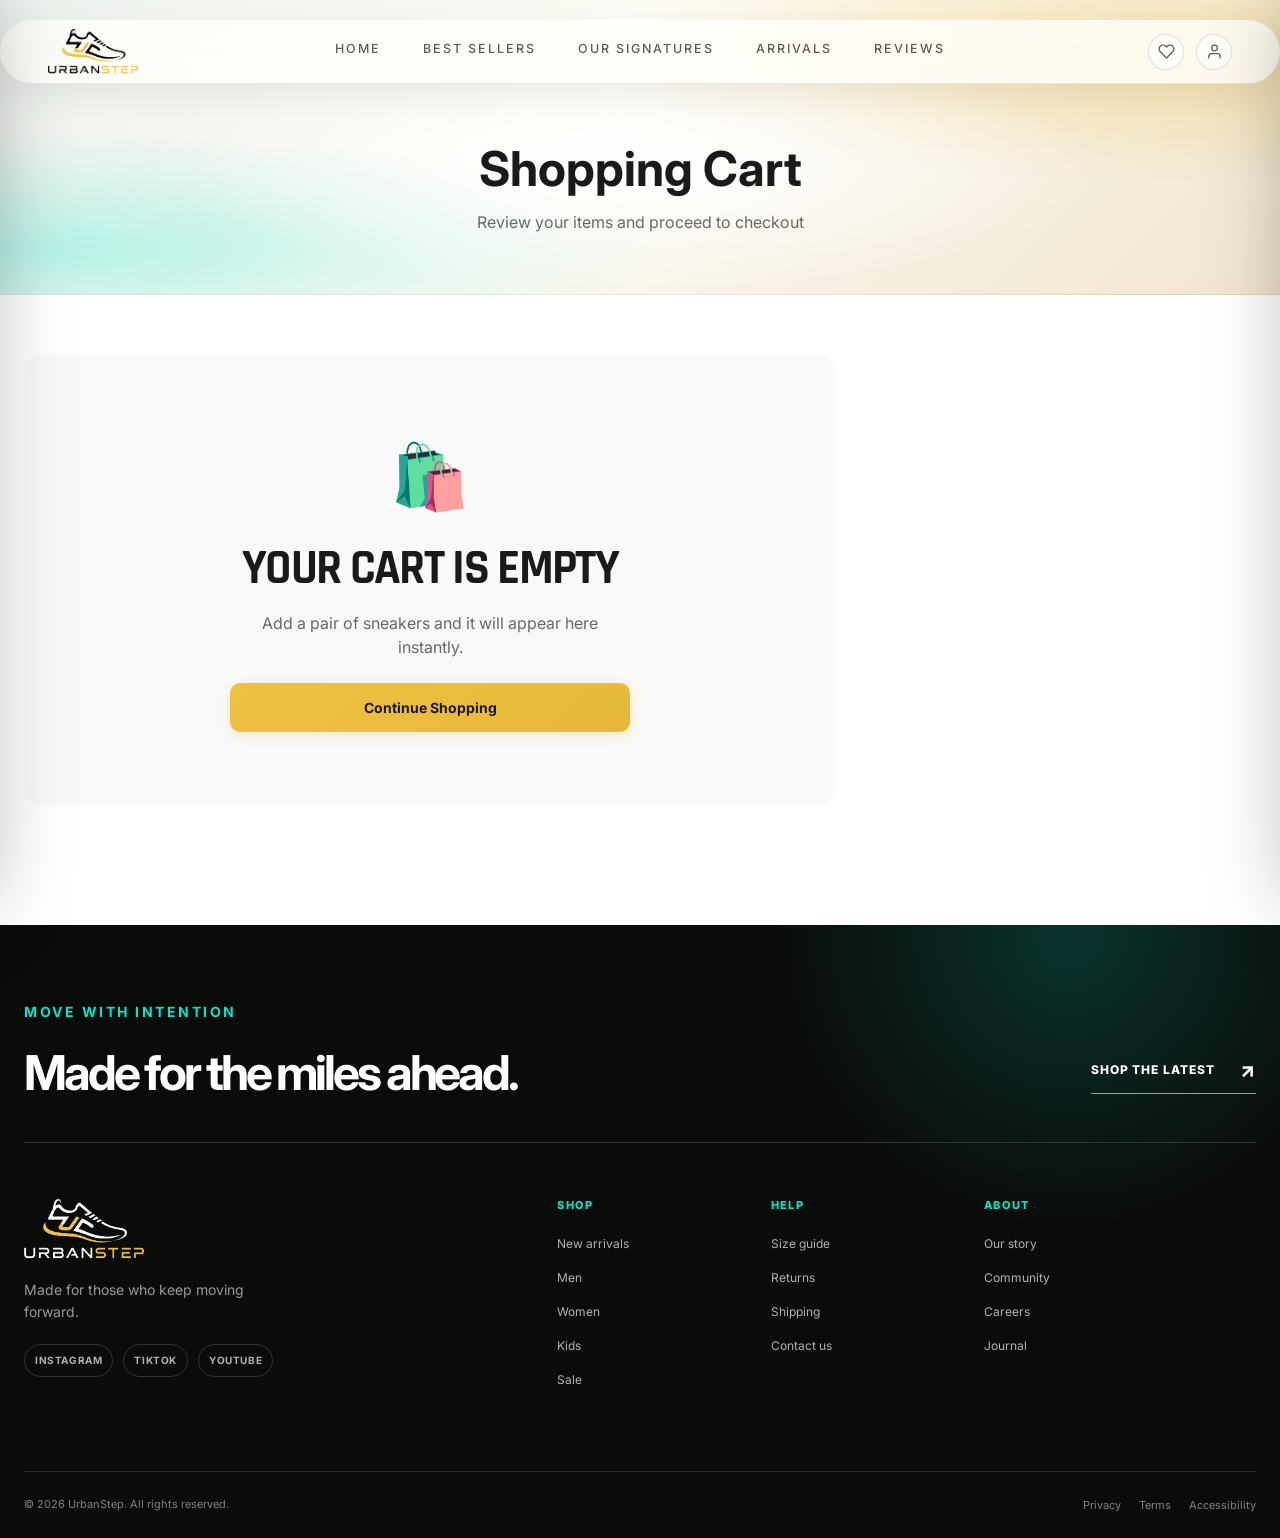
<file: cart.html>
<!DOCTYPE html>
<html lang="en">

<head>
  <meta charset="UTF-8" />
  <meta name="viewport" content="width=device-width, initial-scale=1.0" />
  <meta name="description" content="Shopping Cart - UrbanStep. Review your items and proceed to checkout." />
  <title>Shopping Cart - UrbanStep</title>
  <link rel="icon" type="image/x-icon" href="images/favicon.png">
  <!-- Bootstrap 5 -->
  <link rel="stylesheet" href="https://cdn.jsdelivr.net/npm/bootstrap@5.3.3/dist/css/bootstrap.min.css" />
  <!-- Main Stylesheet -->
  <link rel="stylesheet" href="css/main.css?v=1.5" />
  <!-- Cart CSS -->
  <link rel="stylesheet" href="css/cart.css" />
</head>

<body>
  <div class="main_wrapper common_class">

    <!-- ========== HEADER ========== -->
    <header class="main_header">
      <div class="container">
        <div class="site-header" id="site-header">
          <div class="header__brand">
            <a href="index.html"><img src="images/brand_logo_dark.png" alt="UrbanStep Logo"></a>
          </div>

          <nav class="header__nav" id="main-nav" aria-label="Main navigation">
            <a href="index.html">Home</a>
            <a href="index.html#best-sellers">Best Sellers</a>
            <a href="index.html#collections">Our Signatures</a>
            <a href="index.html#new-arrivals">Arrivals</a>
            <a href="index.html#reviews">Reviews</a>
          </nav>

          <div class="header__actions">
            <!-- Wishlist -->
            <button class="header__action-btn" id="btn-wishlist" aria-label="Open wishlist" aria-haspopup="dialog"
              aria-controls="wishlist-drawer" aria-expanded="false">
              <svg viewBox="0 0 24 24">
                <path d="M20.84 4.61a5.5 5.5 0 0 0-7.78 0L12 5.67l-1.06-1.06a5.5 5.5 0 0 0-7.78 7.78L12 21.23l8.84-8.84a5.5 5.5 0 0 0 0-7.78Z" />
              </svg>
              <span class="wishlist-badge" aria-label="0 saved items">0</span>
            </button>
            <!-- Cart -->
            <button class="header__action-btn d-none" id="btn-cart" aria-label="Shopping Cart" aria-haspopup="dialog"
              aria-controls="cart-drawer" aria-expanded="false">
              <svg viewBox="0 0 24 24">
                <path d="M6 2 3 6v14a2 2 0 0 0 2 2h14a2 2 0 0 0 2-2V6l-3-4z" />
                <line x1="3" y1="6" x2="21" y2="6" />
                <path d="M16 10a4 4 0 0 1-8 0" />
              </svg>
              <span class="cart-badge" aria-label="0 items in cart">0</span>
            </button>
            <!-- Profile -->
            <button class="header__action-btn" id="btn-profile" aria-label="User profile">
              <svg viewBox="0 0 24 24">
                <path d="M20 21v-2a4 4 0 0 0-4-4H8a4 4 0 0 0-4 4v2" />
                <circle cx="12" cy="7" r="4" />
              </svg>
            </button>
            <!-- Hamburger (mobile) -->
            <div class="header__hamburger" id="hamburger-btn" role="button" aria-label="Open menu" tabindex="0">
              <span></span><span></span><span></span>
            </div>
          </div>
        </div>
      </div>
    </header>

    <main>
      <!-- ========== CART HERO ========== -->
      <section class="cart-hero section" aria-labelledby="cart-title">
        <div class="container">
          <div class="section-header">
            <h1 id="cart-title">Shopping Cart</h1>
            <p class="section-subtitle">Review your items and proceed to checkout</p>
          </div>
        </div>
      </section>

      <!-- ========== CART CONTENT ========== -->
      <section class="cart-content section" aria-labelledby="cart-content">
        <div class="container">
          <div class="cart-layout">
            <!-- Left: Cart Items -->
            <div class="cart-items-section">
              <div id="empty-cart" class="empty-cart" style="display: none;">
                <div class="empty-cart-content">
                  <div class="empty-icon">🛍️</div>
                  <h2>Your cart is empty</h2>
                  <p>Add a pair of sneakers and it will appear here instantly.</p>
                  <a href="product-details.html" class="btn-primary">Continue Shopping</a>
                </div>
              </div>

              <div id="cart-items" class="cart-items-list">
                <!-- Cart items will be rendered here -->
              </div>

              <!-- Coupon Section -->
              <div class="coupon-section" id="coupon-section" style="display: none;">
                <h3>Have a coupon code?</h3>
                <div class="coupon-form">
                  <input type="text" id="coupon-input" placeholder="Enter coupon code" maxlength="20"
                    aria-label="Enter coupon code" />
                  <button id="apply-coupon-btn" class="btn-coupon">Apply</button>
                </div>
                <div id="coupon-message" class="coupon-message"></div>
              </div>
            </div>

            <!-- Right: Order Summary (Sticky) -->
            <aside class="cart-summary-section" id="summary-section" style="display: none;">
              <div class="order-summary sticky">
                <h2>Order Summary</h2>

                <div class="summary-row">
                  <span>Subtotal</span>
                  <span id="subtotal-price">$0.00</span>
                </div>

                <div class="summary-row discount-row" id="discount-row" style="display: none;">
                  <span>Discount</span>
                  <span id="discount-price">-$0.00</span>
                </div>

                <div class="summary-row">
                  <span>Shipping</span>
                  <span id="shipping-price">Free</span>
                </div>

                <div class="summary-row">
                  <span>Tax (GST)</span>
                  <span id="tax-price">$0.00</span>
                </div>

                <div class="summary-divider"></div>

                <div class="summary-row summary-total">
                  <span>Grand Total</span>
                  <span id="grand-total">$0.00</span>
                </div>

                <div id="savings-badge" class="savings-badge" style="display: none;">
                  You save <span id="savings-amount">$0.00</span>
                </div>

                <button id="checkout-btn" class="btn-primary btn-full">Proceed to Checkout</button>
                <a href="product-details.html" class="btn-secondary btn-full">Continue Shopping</a>

                <!-- Delivery Info -->
                <div class="delivery-info flex-row flex-wrap">
                  <div class="info-item">
                    <span class="info-icon">📦</span>
                    <div>
                      <strong>Free Shipping</strong>
                      <small>On orders over $100</small>
                    </div>
                  </div>
                  <div class="info-item">
                    <span class="info-icon">↺</span>
                    <div>
                      <strong>30-Day Returns</strong>
                      <small>Easy returns, always</small>
                    </div>
                  </div>
                </div>
              </div>
            </aside>
          </div>
        </div>
      </section>

      <!-- ========== RELATED PRODUCTS ========== -->
      <section class="related-section section" id="related-section" style="display: none;">
        <div class="container">
          <h2 class="section-title">You Might Also Like</h2>
          <div class="products-grid" id="related-products">
            <!-- Related products will be rendered here -->
          </div>
        </div>
      </section>
    </main>

    <!-- ========== FOOTER ========== -->
    <footer class="site-footer">
      <div class="container">
        <div class="site-footer__intro">
          <p class="eyebrow">Move with intention</p>
          <h2 class="text-white">Made for the miles ahead.</h2>
          <a class="site-footer__cta" href="index.html#best-sellers">Shop the latest <span aria-hidden="true">↗</span></a>
        </div>
        <div class="row g-5">
          <div class="col-lg-4"><a class="site-footer__brand" href="index.html"><img src="images/brand_logo.png"
                alt="UrbanStep"></a>
            <p>Made for those who keep moving forward.</p>
            <div class="social-links"><a href="#community">Instagram</a><a href="#community">TikTok</a><a
                href="#community">YouTube</a></div>
          </div>
          <div class="col-6 col-md-3 col-lg-2 offset-lg-1">
            <h2>Shop</h2>
            <ul>
              <li><a href="index.html#new-arrivals">New arrivals</a></li>
              <li><a href="index.html#best-sellers">Men</a></li>
              <li><a href="index.html#best-sellers">Women</a></li>
              <li><a href="index.html#best-sellers">Kids</a></li>
              <li><a href="index.html#best-sellers">Sale</a></li>
            </ul>
          </div>
          <div class="col-6 col-md-3 col-lg-2">
            <h2>Help</h2>
            <ul>
              <li><a href="#size-guide">Size guide</a></li>
              <li><a href="#returns">Returns</a></li>
              <li><a href="#shipping">Shipping</a></li>
              <li><a href="#contact">Contact us</a></li>
            </ul>
          </div>
          <div class="col-6 col-md-3 col-lg-2">
            <h2>About</h2>
            <ul>
              <li><a href="index.html#story">Our story</a></li>
              <li><a href="index.html#community">Community</a></li>
              <li><a href="#careers">Careers</a></li>
              <li><a href="#journal">Journal</a></li>
            </ul>
          </div>
        </div>
        <div class="site-footer__bottom">
          <p>© 2026 UrbanStep. All rights reserved.</p>
          <div><a href="#privacy">Privacy</a><a href="#terms">Terms</a><a href="#accessibility">Accessibility</a></div>
        </div>
      </div>
    </footer>

  </div>

  <div class="wishlist-overlay" id="wishlist-overlay" hidden></div>
  <aside class="wishlist-drawer" id="wishlist-drawer" role="dialog" aria-modal="true" aria-labelledby="wishlist-title"
    aria-hidden="true" tabindex="-1">
    <div class="wishlist-drawer__header">
      <div><p class="eyebrow">Saved pairs</p><h2 id="wishlist-title"><strong>Your wishlist</strong></h2></div>
      <button class="wishlist-drawer__close" id="wishlist-close" type="button" aria-label="Close wishlist">×</button>
    </div>
    <div class="wishlist-drawer__body" id="wishlist-items" aria-live="polite"></div>
  </aside>

  <div class="cart-overlay" id="cart-overlay" hidden></div>
  <aside class="cart-drawer" id="cart-drawer" role="dialog" aria-modal="true" aria-labelledby="cart-title"
    aria-hidden="true" tabindex="-1">
    <div class="cart-drawer__header">
      <div><p class="eyebrow">Your bag</p><h2 id="cart-title"><strong>Shopping Cart</strong></h2></div>
      <button class="cart-drawer__close" id="cart-close" type="button" aria-label="Close cart">×</button>
    </div>
    <div class="cart-drawer__body" id="cart-items" aria-live="polite"></div>
  </aside>

  <!-- Toast Container -->
  <div class="toast-container" id="toast-container" aria-live="assertive" aria-atomic="true"></div>

  <!-- Scripts -->
  <script src="https://cdn.jsdelivr.net/npm/bootstrap@5.3.3/dist/js/bootstrap.bundle.min.js"></script>
  <script src="js/storage.js"></script>
  <script src="js/utils.js"></script>
  <script src="js/cart.js?v=2"></script>
  <script src="js/app.js"></script>
</body>

</html>
</file>
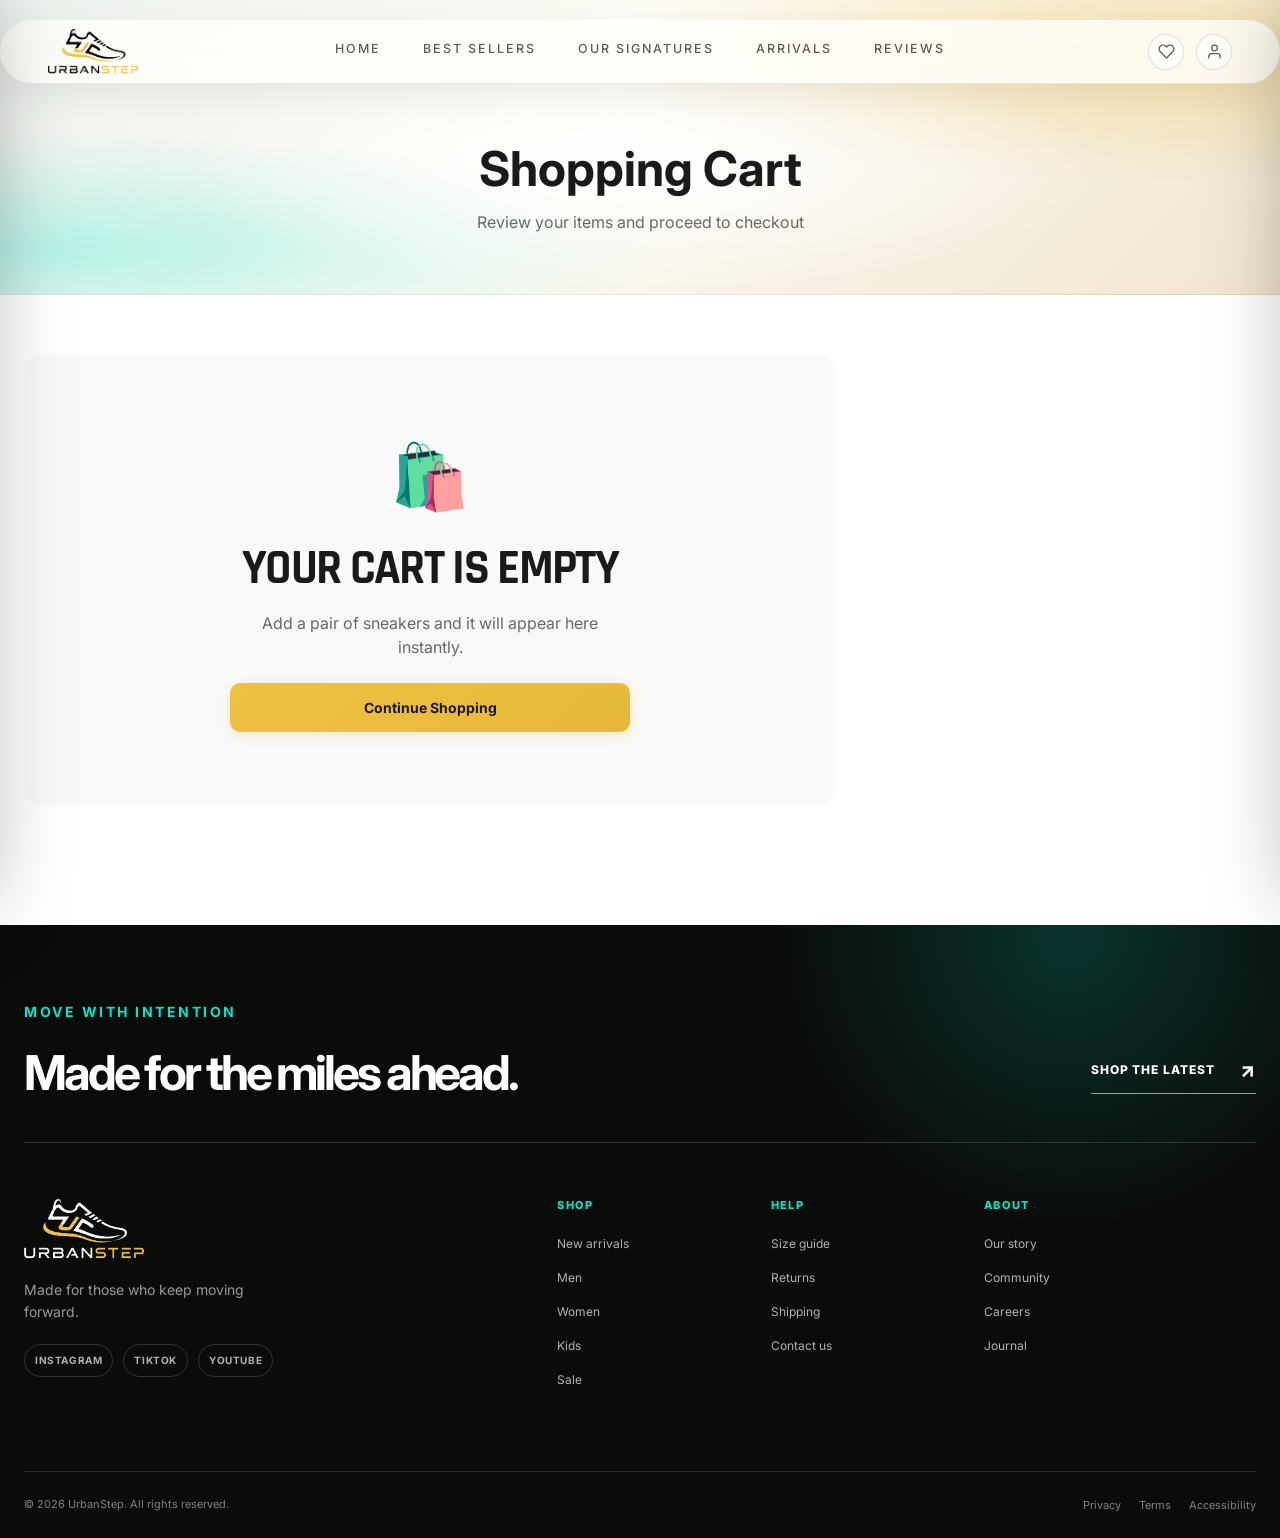
<file: checkout.html>
<!DOCTYPE html>
<html lang="en">

<head>
  <meta charset="UTF-8" />
  <meta name="viewport" content="width=device-width, initial-scale=1.0" />
  <meta name="description" content="Checkout - UrbanStep. Secure and fast checkout process." />
  <title>Checkout - UrbanStep</title>
  <link rel="icon" type="image/x-icon" href="images/favicon.png">
  <!-- Bootstrap 5 -->
  <link rel="stylesheet" href="https://cdn.jsdelivr.net/npm/bootstrap@5.3.3/dist/css/bootstrap.min.css" />
  <!-- Main Stylesheet -->
  <link rel="stylesheet" href="css/main.css?v=1.5" />
  <!-- Checkout CSS -->
  <link rel="stylesheet" href="css/checkout.css" />
</head>

<body>
  <div class="main_wrapper common_class">

    <!-- ========== HEADER ========== -->
    <header class="main_header">
      <div class="container">
        <div class="site-header" id="site-header">
          <div class="header__brand">
            <a href="index.html"><img src="images/brand_logo_dark.png" alt="UrbanStep Logo"></a>
          </div>

          <nav class="header__nav" id="main-nav" aria-label="Main navigation">
            <a href="index.html">Home</a>
            <a href="index.html#best-sellers">Best Sellers</a>
            <a href="index.html#collections">Our Signatures</a>
            <a href="index.html#new-arrivals">Arrivals</a>
            <a href="index.html#reviews">Reviews</a>
          </nav>

          <div class="header__actions">
            <!-- Wishlist -->
            <button class="header__action-btn" id="btn-wishlist" aria-label="Open wishlist" aria-haspopup="dialog"
              aria-controls="wishlist-drawer" aria-expanded="false">
              <svg viewBox="0 0 24 24">
                <path d="M20.84 4.61a5.5 5.5 0 0 0-7.78 0L12 5.67l-1.06-1.06a5.5 5.5 0 0 0-7.78 7.78L12 21.23l8.84-8.84a5.5 5.5 0 0 0 0-7.78Z" />
              </svg>
              <span class="wishlist-badge" aria-label="0 saved items">0</span>
            </button>
            <!-- Cart -->
            <button class="header__action-btn" id="btn-cart" aria-label="Shopping Cart" aria-haspopup="dialog"
              aria-controls="cart-drawer" aria-expanded="false">
              <svg viewBox="0 0 24 24">
                <path d="M6 2 3 6v14a2 2 0 0 0 2 2h14a2 2 0 0 0 2-2V6l-3-4z" />
                <line x1="3" y1="6" x2="21" y2="6" />
                <path d="M16 10a4 4 0 0 1-8 0" />
              </svg>
              <span class="cart-badge" aria-label="0 items in cart">0</span>
            </button>
            <!-- Profile -->
            <button class="header__action-btn" id="btn-profile" aria-label="User profile">
              <svg viewBox="0 0 24 24">
                <path d="M20 21v-2a4 4 0 0 0-4-4H8a4 4 0 0 0-4 4v2" />
                <circle cx="12" cy="7" r="4" />
              </svg>
            </button>
            <!-- Hamburger (mobile) -->
            <div class="header__hamburger" id="hamburger-btn" role="button" aria-label="Open menu" tabindex="0">
              <span></span><span></span><span></span>
            </div>
          </div>
        </div>
      </div>
    </header>

    <main>
      <!-- ========== CHECKOUT HERO ========== -->
      <section class="checkout-hero section" aria-labelledby="checkout-title">
        <div class="container">
          <h1 id="checkout-title">Secure Checkout</h1>
          <p class="section-subtitle text-center">Review your items and proceed to checkout</p>
          <!-- Progress Indicator -->
          <div class="progress-indicator d-none">
            <div class="progress-step active" data-step="customer">
              <div class="step-number">1</div>
              <div class="step-label">Customer</div>
            </div>
            <div class="border_left"></div>
            <div class="progress-step" data-step="shipping">
              <div class="step-number">2</div>
              <div class="step-label">Shipping</div>
            </div>
            <div class="border_left"></div>
            <div class="progress-step" data-step="payment">
              <div class="step-number">3</div>
              <div class="step-label">Payment</div>
            </div>
            <div class="border_left"></div>
            <div class="progress-step" data-step="review">
              <div class="step-number">4</div>
              <div class="step-label">Review</div>
            </div>
          </div>
        </div>
      </section>

      <!-- ========== CHECKOUT CONTENT ========== -->
      <section class="checkout-content section">
        <div class="container">
          <div class="checkout-layout">
            <!-- Left: Checkout Form -->
            <div class="checkout-form-section">

              <!-- STEP 1: CUSTOMER DETAILS -->
              <form class="checkout-step active" id="step-customer" data-step="customer">
                <h2 class="step-title">Customer Details</h2>

                <div class="form-group">
                  <label for="first-name">First Name *</label>
                  <input type="text" id="first-name" name="first_name" required placeholder="John" />
                  <span class="error-message"></span>
                </div>

                <div class="form-group">
                  <label for="last-name">Last Name *</label>
                  <input type="text" id="last-name" name="last_name" required placeholder="Doe" />
                  <span class="error-message"></span>
                </div>

                <div class="form-group">
                  <label for="email">Email *</label>
                  <input type="email" id="email" name="email" required placeholder="john@example.com" />
                  <span class="error-message"></span>
                </div>

                <div class="form-group">
                  <label for="phone">Phone Number *</label>
                  <input type="tel" id="phone" name="phone" required placeholder="+1 (555) 000-0000" />
                  <span class="error-message"></span>
                </div>

                <button type="button" class="btn-next" data-next="shipping">Continue to Shipping</button>
              </form>

              <!-- STEP 2: SHIPPING DETAILS -->
              <form class="checkout-step" id="step-shipping" data-step="shipping">
                <h2 class="step-title">Shipping Address</h2>

                <div class="form-group">
                  <label for="address-1">Address Line 1 *</label>
                  <input type="text" id="address-1" name="address_line1" required placeholder="123 Main Street" />
                  <span class="error-message"></span>
                </div>

                <div class="form-group">
                  <label for="address-2">Address Line 2</label>
                  <input type="text" id="address-2" name="address_line2" placeholder="Apt, suite, etc." />
                </div>

                <div class="form-group">
                  <label for="city">City *</label>
                  <input type="text" id="city" name="city" required placeholder="New York" />
                  <span class="error-message"></span>
                </div>

                <div class="form-row">
                  <div class="form-group">
                    <label for="country">Country *</label>
                    <select id="country" name="country" required>
                      <option value="">Select Country</option>
                      <option value="US">United States</option>
                      <option value="CA">Canada</option>
                      <option value="GB">United Kingdom</option>
                      <option value="AU">Australia</option>
                      <option value="IN">India</option>
                    </select>
                    <span class="error-message"></span>
                  </div>

                  <div class="form-group">
                    <label for="state">State/Province *</label>
                    <input type="text" id="state" name="state" required placeholder="NY" />
                    <span class="error-message"></span>
                  </div>
                </div>

                <div class="form-group">
                  <label for="zip">ZIP Code *</label>
                  <input type="text" id="zip" name="zip" required placeholder="10001" />
                  <span class="error-message"></span>
                </div>

                <!-- Shipping Method -->
                <h3 class="shipping-title">Shipping Method</h3>
                <div class="shipping-options">
                  <label class="shipping-option">
                    <input type="radio" name="shipping_method" value="standard" checked />
                    <div class="option-content">
                      <div class="option-title">Standard Shipping</div>
                      <div class="option-desc">3-5 business days</div>
                    </div>
                    <div class="option-price">Free</div>
                  </label>

                  <label class="shipping-option">
                    <input type="radio" name="shipping_method" value="express" />
                    <div class="option-content">
                      <div class="option-title">Express Shipping</div>
                      <div class="option-desc">1-2 business days</div>
                    </div>
                    <div class="option-price">$15.00</div>
                  </label>

                  <label class="shipping-option">
                    <input type="radio" name="shipping_method" value="overnight" />
                    <div class="option-content">
                      <div class="option-title">Overnight Shipping</div>
                      <div class="option-desc">Next business day</div>
                    </div>
                    <div class="option-price">$25.00</div>
                  </label>
                </div>

                <div class="button-group">
                  <button type="button" class="btn-prev" data-prev="customer">Back</button>
                  <button type="button" class="btn-next" data-next="payment">Continue to Payment</button>
                </div>
              </form>

              <!-- STEP 3: PAYMENT -->
              <form class="checkout-step" id="step-payment" data-step="payment">
                <h2 class="step-title">Payment Method</h2>

                <div class="payment-methods">
                  <label class="payment-method">
                    <input type="radio" name="payment_method" value="card" checked />
                    <div class="method-title">Credit / Debit Card</div>
                  </label>

                  <label class="payment-method">
                    <input type="radio" name="payment_method" value="upi" />
                    <div class="method-title">UPI</div>
                  </label>

                  <label class="payment-method">
                    <input type="radio" name="payment_method" value="netbanking" />
                    <div class="method-title">Net Banking</div>
                  </label>

                  <label class="payment-method d-none">
                    <input type="radio" name="payment_method" value="wallet" />
                    <div class="method-title">Digital Wallet</div>
                  </label>

                  <label class="payment-method">
                    <input type="radio" name="payment_method" value="cod" />
                    <div class="method-title">Cash on Delivery</div>
                  </label>
                </div>

                <!-- Card Payment Form -->
                <div id="card-form" class="payment-form">
                  <h3>Card Details</h3>

                  <div class="form-group">
                    <label for="card-number">Card Number *</label>
                    <input type="text" id="card-number" name="card_number" required
                      placeholder="1234 5678 9012 3456" maxlength="19" />
                    <span class="error-message"></span>
                  </div>

                  <div class="form-group">
                    <label for="card-holder">Card Holder Name *</label>
                    <input type="text" id="card-holder" name="card_holder" required placeholder="John Doe" />
                    <span class="error-message"></span>
                  </div>

                  <div class="form-row">
                    <div class="form-group">
                      <label for="expiry">Expiry Date *</label>
                      <input type="text" id="expiry" name="expiry" required placeholder="MM/YY" maxlength="5" />
                      <span class="error-message"></span>
                    </div>

                    <div class="form-group">
                      <label for="cvv">CVV *</label>
                      <input type="text" id="cvv" name="cvv" required placeholder="123" maxlength="3" />
                      <span class="error-message"></span>
                    </div>
                  </div>
                </div>

                <!-- UPI Form -->
                <div id="upi-form" class="payment-form" style="display: none;">
                  <h3>UPI Payment</h3>
                  <div class="upi-qr">
                    <div class="qr-placeholder">📱 UPI QR Code</div>
                  </div>
                  <div class="form-group">
                    <label for="upi-id">UPI ID *</label>
                    <input type="text" id="upi-id" name="upi_id" placeholder="name@upi" />
                    <span class="error-message"></span>
                  </div>
                </div>

                <div class="button-group">
                  <button type="button" class="btn-prev" data-prev="shipping">Back</button>
                  <button type="button" class="btn-next" data-next="review">Continue to Review</button>
                </div>
              </form>

              <!-- STEP 4: REVIEW ORDER -->
              <form class="checkout-step" id="step-review" data-step="review">
                <h2 class="step-title">Review Order</h2>

                <div class="review-section">
                  <h3>Customer Information</h3>
                  <div class="review-content" id="review-customer"></div>
                </div>

                <div class="review-section">
                  <h3>Shipping Address</h3>
                  <div class="review-content" id="review-shipping"></div>
                </div>

                <div class="review-section">
                  <h3>Payment Method</h3>
                  <div class="review-content" id="review-payment"></div>
                </div>

                <div class="review-section">
                  <h3>Order Items</h3>
                  <div class="review-content" id="review-items"></div>
                </div>

                <!-- Terms & Conditions -->
                <label class="checkbox-group">
                  <input type="checkbox" id="terms-checkbox" required />
                  <span>I agree to the <a href="#terms">Terms & Conditions</a> and <a href="#privacy">Privacy Policy</a></span>
                </label>
                <span class="error-message" id="terms-error"></span>

                <div class="button-group align-items-center">
                  <button type="button" class="btn-prev" data-prev="payment">Back</button>
                  <button type="button" id="place-order-btn" class="btn-primary btn-full mt-0">Place Order</button>
                </div>
              </form>

            </div>

            <!-- Right: Order Summary (Sticky) -->
            <aside class="checkout-summary-section">
              <div class="order-summary sticky">
                <h2>Order Summary</h2>

                <div class="summary-items" id="summary-items">
                  <!-- Items will be rendered here -->
                </div>

                <div class="summary-row">
                  <span>Subtotal</span>
                  <span id="summary-subtotal">$0.00</span>
                </div>

                <div class="summary-row" id="summary-discount-row" style="display: none;">
                  <span>Discount</span>
                  <span id="summary-discount">-$0.00</span>
                </div>

                <div class="summary-row">
                  <span>Shipping</span>
                  <span id="summary-shipping">Free</span>
                </div>

                <div class="summary-row">
                  <span>Tax</span>
                  <span id="summary-tax">$0.00</span>
                </div>

                <div class="summary-divider"></div>

                <div class="summary-row summary-total">
                  <span>Grand Total</span>
                  <span id="summary-total">$0.00</span>
                </div>

                <!-- Delivery Info -->
                <div class="delivery-info flex-row flex-wrap">
                  <div class="info-item">
                    <span class="info-icon">📦</span>
                    <div>
                      <strong>Free Shipping</strong>
                      <small>On orders over $100</small>
                    </div>
                  </div>
                  <div class="info-item">
                    <span class="info-icon">↺</span>
                    <div>
                      <strong>30-Day Returns</strong>
                      <small>Easy returns, always</small>
                    </div>
                  </div>
                </div>
              </div>
            </aside>
          </div>
        </div>
      </section>

    </main>

    <!-- ========== FOOTER ========== -->
    <footer class="site-footer" style="margin-top: 80px;">
      <div class="container">
        <div class="site-footer__intro">
          <p class="eyebrow">Move with intention</p>
          <h2 class="text-white">Complete your purchase</h2>
        </div>
        <div class="site-footer__bottom">
          <p>© 2026 UrbanStep. All rights reserved.</p>
          <div><a href="#privacy">Privacy</a><a href="#terms">Terms</a><a href="#accessibility">Accessibility</a></div>
        </div>
      </div>
    </footer>

  </div>

  <div class="wishlist-overlay" id="wishlist-overlay" hidden></div>
  <aside class="wishlist-drawer" id="wishlist-drawer" role="dialog" aria-modal="true" aria-labelledby="wishlist-title"
    aria-hidden="true" tabindex="-1">
    <div class="wishlist-drawer__header">
      <div><p class="eyebrow">Saved pairs</p><h2 id="wishlist-title"><strong>Your wishlist</strong></h2></div>
      <button class="wishlist-drawer__close" id="wishlist-close" type="button" aria-label="Close wishlist">×</button>
    </div>
    <div class="wishlist-drawer__body" id="wishlist-items" aria-live="polite"></div>
  </aside>

  <div class="cart-overlay" id="cart-overlay" hidden></div>
  <aside class="cart-drawer" id="cart-drawer" role="dialog" aria-modal="true" aria-labelledby="cart-title"
    aria-hidden="true" tabindex="-1">
    <div class="cart-drawer__header">
      <div><p class="eyebrow">Your bag</p><h2 id="cart-title"><strong>Shopping Cart</strong></h2></div>
      <button class="cart-drawer__close" id="cart-close" type="button" aria-label="Close cart">×</button>
    </div>
    <div class="cart-drawer__body" id="cart-items" aria-live="polite"></div>
  </aside>

  <!-- Toast Container -->
  <div class="toast-container" id="toast-container" aria-live="assertive" aria-atomic="true"></div>

  <!-- Scripts -->
  <script src="https://cdn.jsdelivr.net/npm/bootstrap@5.3.3/dist/js/bootstrap.bundle.min.js"></script>
  <script src="js/storage.js"></script>
  <script src="js/utils.js"></script>
  <script src="js/checkout.js"></script>
  <script src="js/app.js"></script>
</body>

</html>
</file>
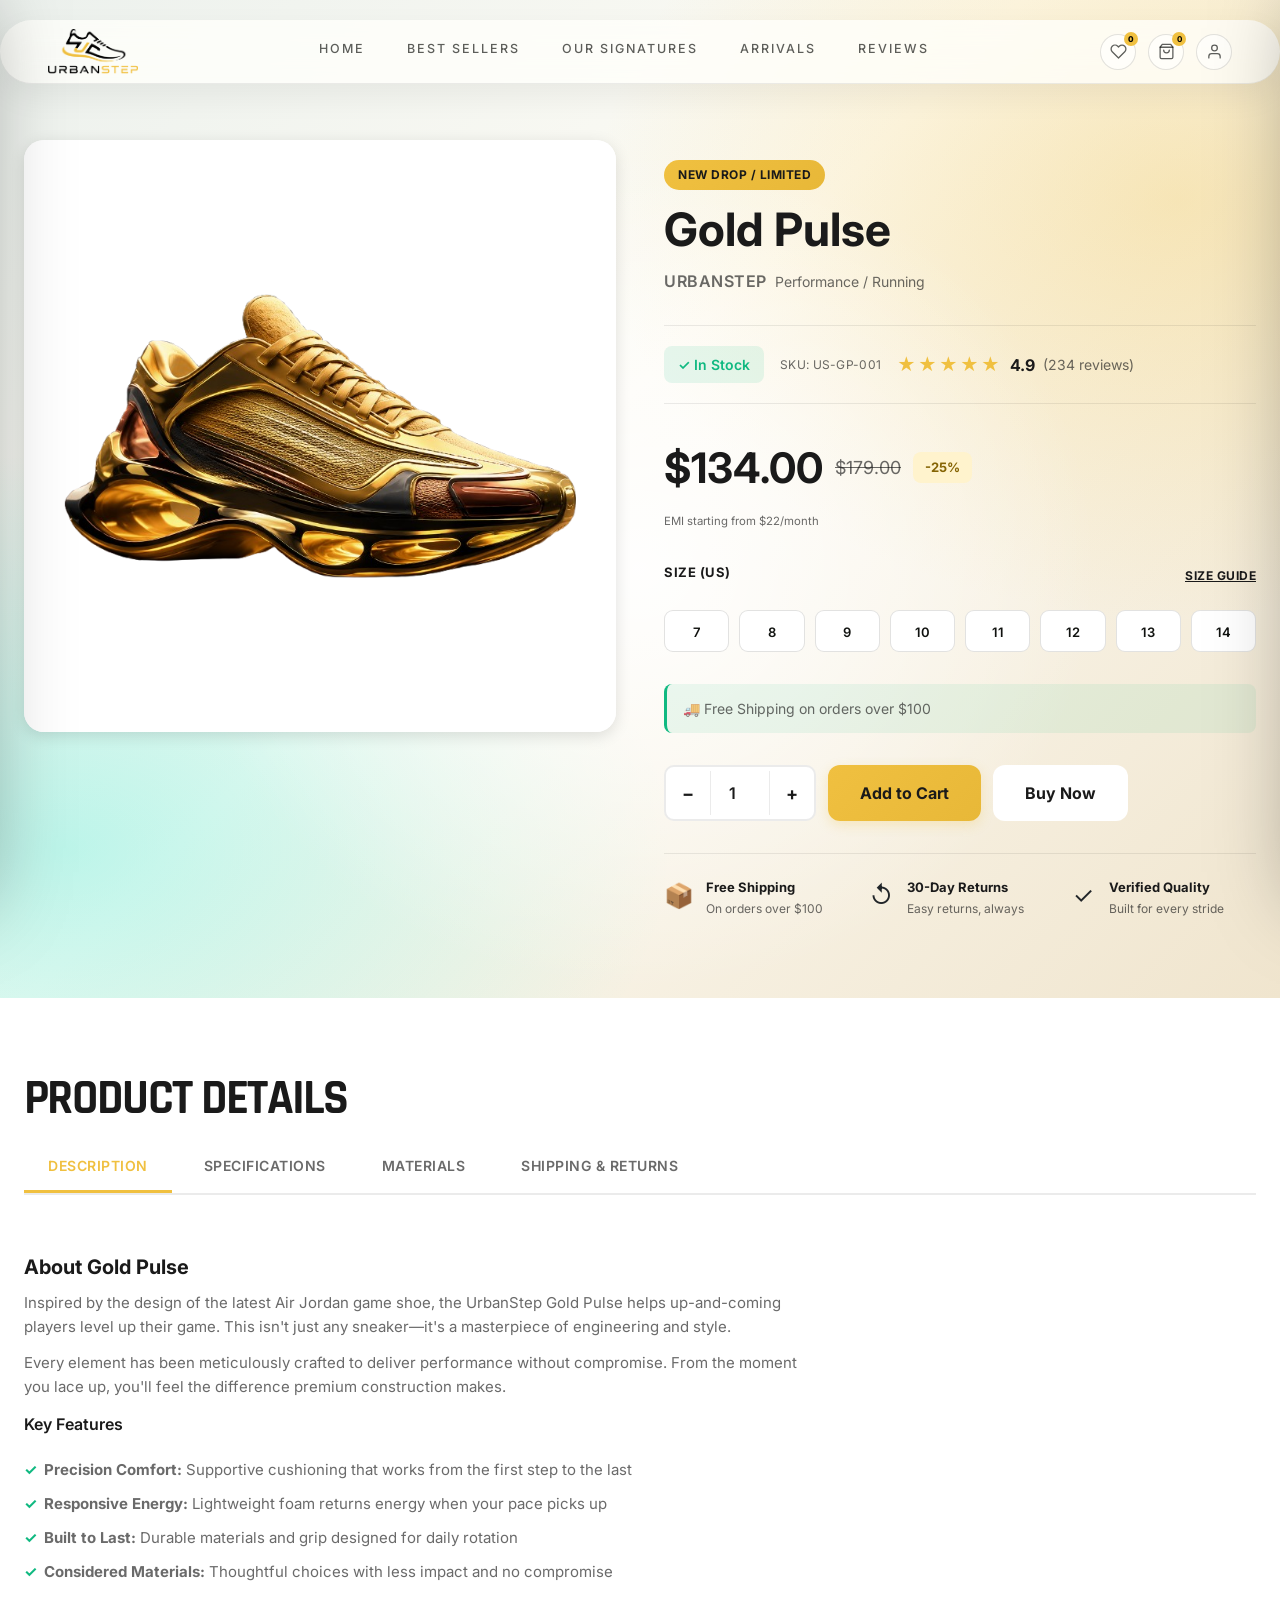
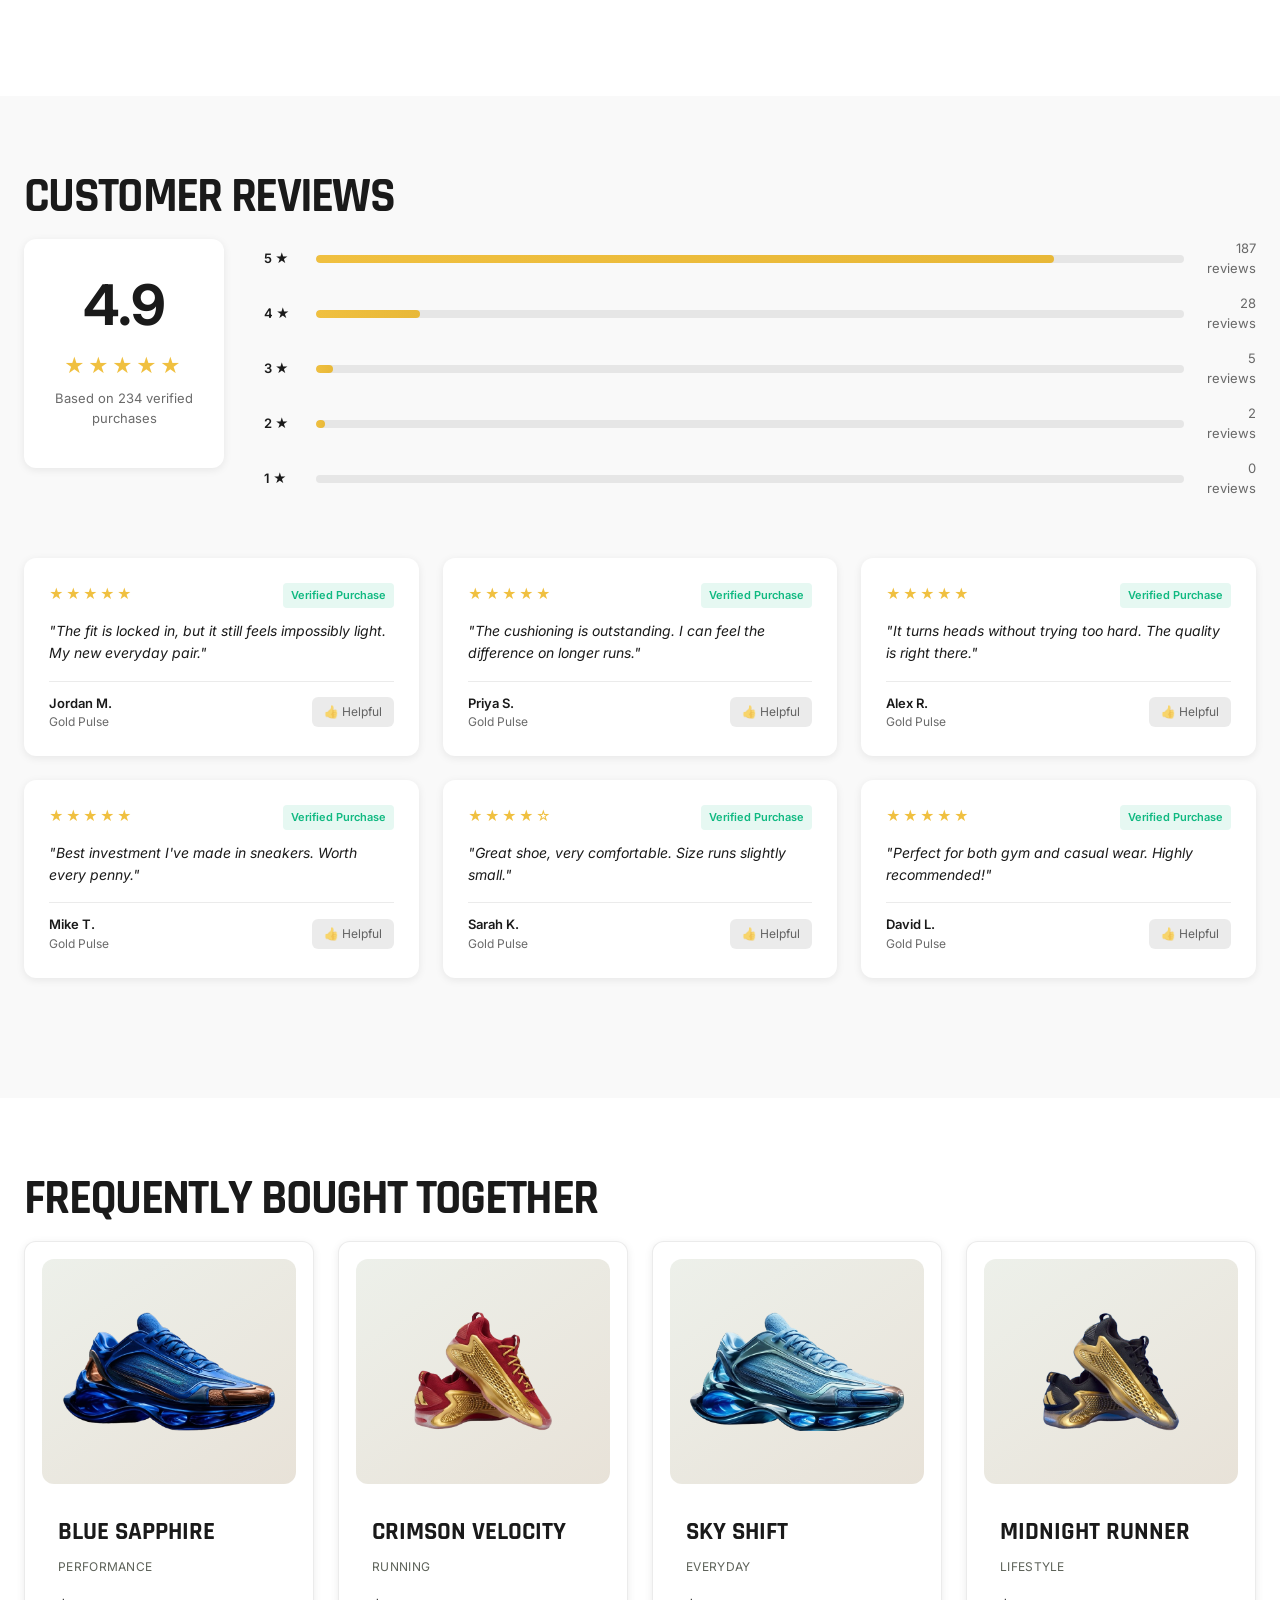
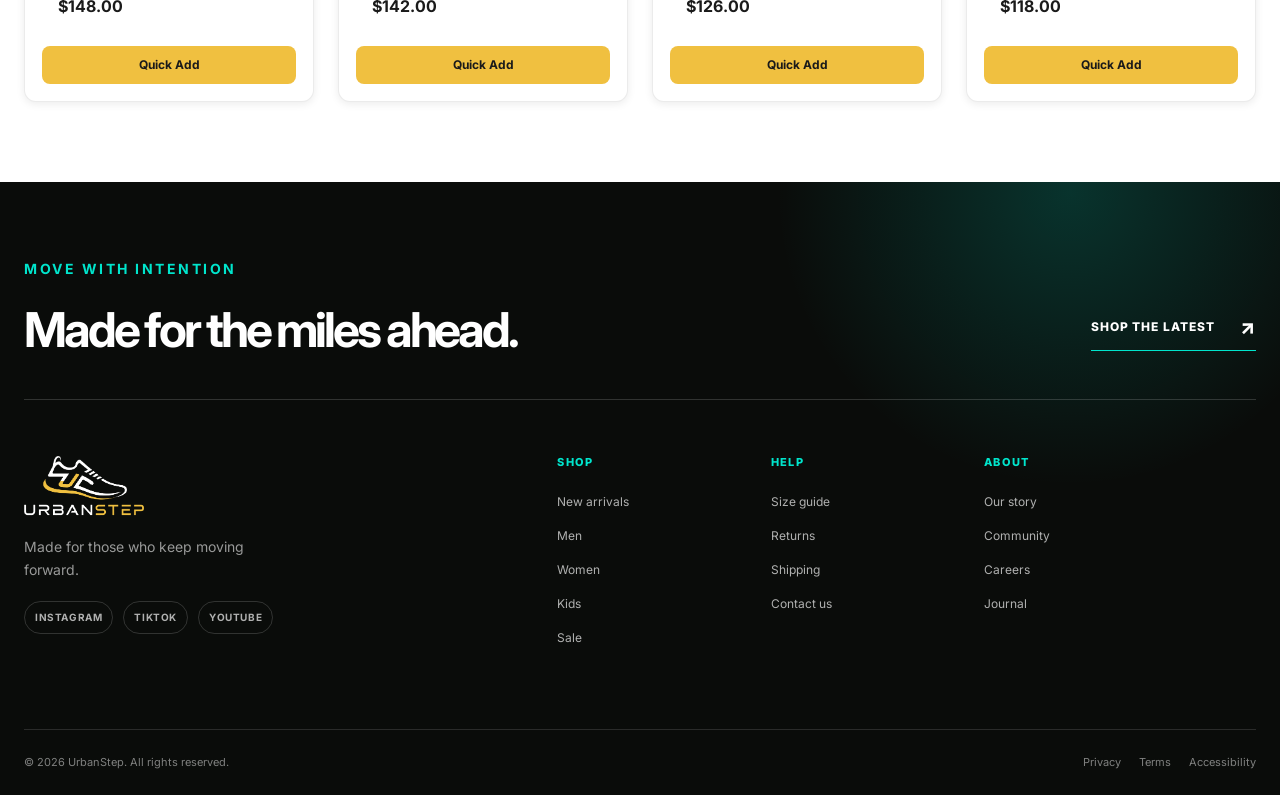
<file: product-details.html>
<!DOCTYPE html>
<html lang="en">

<head>
  <meta charset="UTF-8" />
  <meta name="viewport" content="width=device-width, initial-scale=1.0" />
  <meta name="description"
    content="UrbanStep Gold Pulse - Exclusive premium sneaker. Shop now with multiple color options and fast shipping." />
  <title>Product Details - UrbanStep</title>
  <link rel="icon" type="image/x-icon" href="images/favicon.png">
  <!-- Bootstrap 5 -->
  <link rel="stylesheet" href="https://cdn.jsdelivr.net/npm/bootstrap@5.3.3/dist/css/bootstrap.min.css" />
  <!-- Main Stylesheet -->
  <link rel="stylesheet" href="css/main.css?v=1.5" />
  <!-- Product Details CSS -->
  <link rel="stylesheet" href="css/product.css" />
</head>

<body>
  <div class="main_wrapper common_class">

    <!-- ========== HEADER ========== -->
    <header class="main_header">
      <div class="container">
        <div class="site-header" id="site-header">
          <!-- Left: Brand -->
          <div class="header__brand">
            <a href="index.html"><img src="images/brand_logo_dark.png" alt="UrbanStep Logo"></a>
          </div>

          <!-- Center: Navigation -->
          <nav class="header__nav" id="main-nav" aria-label="Main navigation">
            <a href="index.html">Home</a>
            <a href="index.html#best-sellers">Best Sellers</a>
            <a href="index.html#collections">Our Signatures</a>
            <a href="index.html#new-arrivals">Arrivals</a>
            <a href="index.html#reviews">Reviews</a>
          </nav>

          <!-- Right: Actions -->
          <div class="header__actions">
            <!-- Wishlist -->
            <button class="header__action-btn" id="btn-wishlist" aria-label="Open wishlist" aria-haspopup="dialog"
              aria-controls="wishlist-drawer" aria-expanded="false">
              <svg viewBox="0 0 24 24">
                <path d="M20.84 4.61a5.5 5.5 0 0 0-7.78 0L12 5.67l-1.06-1.06a5.5 5.5 0 0 0-7.78 7.78L12 21.23l8.84-8.84a5.5 5.5 0 0 0 0-7.78Z" />
              </svg>
              <span class="wishlist-badge" aria-label="0 saved items">0</span>
            </button>
            <!-- Cart -->
            <button class="header__action-btn" id="btn-cart" aria-label="Shopping Cart" aria-haspopup="dialog"
              aria-controls="cart-drawer" aria-expanded="false">
              <svg viewBox="0 0 24 24">
                <path d="M6 2 3 6v14a2 2 0 0 0 2 2h14a2 2 0 0 0 2-2V6l-3-4z" />
                <line x1="3" y1="6" x2="21" y2="6" />
                <path d="M16 10a4 4 0 0 1-8 0" />
              </svg>
              <span class="cart-badge" aria-label="0 items in cart">0</span>
            </button>
            <!-- Profile -->
            <button class="header__action-btn" id="btn-profile" aria-label="User profile">
              <svg viewBox="0 0 24 24">
                <path d="M20 21v-2a4 4 0 0 0-4-4H8a4 4 0 0 0-4 4v2" />
                <circle cx="12" cy="7" r="4" />
              </svg>
            </button>
            <!-- Hamburger (mobile) -->
            <div class="header__hamburger" id="hamburger-btn" role="button" aria-label="Open menu" tabindex="0">
              <span></span><span></span><span></span>
            </div>
          </div>
        </div>
      </div>
    </header>

    <main>
      <!-- ========== PRODUCT DETAILS HERO ========== -->
      <section class="product-hero section" aria-labelledby="product-title">
        <div class="container">
          <div class="row g-5 align-items-start">
            <!-- Product Gallery (Left) -->
            <div class="col-lg-6 product-gallery-wrap">
              <div class="product-gallery">
                <!-- Main Image with Zoom -->
                <div class="product-gallery__main" id="main-image-wrap">
                  <img id="main-product-image" class="product-gallery__image" src="images/gold_shoe.png"
                    alt="UrbanStep Gold Pulse" />
                </div>
              </div>
            </div>

            <!-- Product Info (Right) -->
            <div class="col-lg-6 product-info-wrap">
              <div class="product-info">
                <!-- Header Info -->
                <div class="product-header">
                  <span class="product-badge">New Drop / Limited</span>
                  <h1 id="product-title" class="product-title">Gold Pulse</h1>
                  <div class="d-flex align-items-center gap-2">
                    <p class="product-brand">UrbanStep Performance Series</p>
                    <p class="product-category">Performance / Running</p>
                  </div>
                </div>

                <!-- Rating & Availability -->
                <div class="product-meta">
                  <div class="availability">
                    <span class="status in-stock">✓ In Stock</span>
                    <span class="sku">SKU: US-GP-001</span>
                  </div>
                  <div class="rating-display">
                    <span class="stars" aria-label="4.9 out of 5 stars">★★★★★</span>
                    <span class="rating-value">4.9</span>
                    <span class="review-count">(234 reviews)</span>
                  </div>
                </div>

                <!-- Pricing -->
                <div class="product-pricing">
                  <div class="price-group">
                    <span class="price-current">$134.00</span>
                    <span class="price-original">$179.00</span>
                    <span class="discount-badge">-25%</span>
                  </div>
                  <div class="emi-info">
                    <small>EMI starting from $22/month</small>
                  </div>
                </div>
              <!-- Size Selector -->
              <fieldset class="product-variants">
                <div class="size-header">
                  <legend class="variant-label w-auto">Size (US)</legend>
                  <a href="#size-guide" class="size-guide-link">Size Guide</a>
                </div>
                <div class="size-grid" role="group" aria-label="Select size">
                  <button class="size-btn" data-size="7" aria-label="Size 7">7</button>
                  <button class="size-btn" data-size="8" aria-label="Size 8">8</button>
                  <button class="size-btn" data-size="9" aria-label="Size 9">9</button>
                  <button class="size-btn" data-size="10" aria-label="Size 10">10</button>
                  <button class="size-btn" data-size="11" aria-label="Size 11">11</button>
                  <button class="size-btn" data-size="12" aria-label="Size 12">12</button>
                  <button class="size-btn" data-size="13" aria-label="Size 13">13</button>
                  <button class="size-btn" data-size="14" aria-label="Size 14">14</button>
                </div>
                <span class="size-error" id="size-error" style="display: none;">Please select a size</span>
              </fieldset>
              <!-- Free Shipping Badge -->
              <div class="shipping-badge">
                <span>🚚 Free Shipping on orders over $100</span>
              </div>
                <!-- Color Selector -->
                <fieldset class="product-variants d-none">
                  <legend class="variant-label">
                    <span>Color</span>
                    <span class="selected-color" id="selected-color">Gold / Black</span>
                  </legend>
                  <div class="color-swatches" role="group" aria-label="Select color">
                    <button class="color-swatch active" data-color="Gold / Black" data-color-value="#d4af37"
                      data-image="images/gold_shoe.png" aria-label="Gold / Black (Selected)" aria-pressed="true"
                      title="Gold / Black"></button>
                    <button class="color-swatch" data-color="Blue Sapphire" data-color-value="#0f52ba"
                      data-image="images/blue_shoe.png" aria-label="Blue Sapphire" aria-pressed="false"
                      title="Blue Sapphire"></button>
                    <button class="color-swatch" data-color="Purple" data-color-value="#6b4ba8"
                      data-image="images/purple_shoe.png" aria-label="Purple" aria-pressed="false"
                      title="Purple"></button>
                    <button class="color-swatch" data-color="Sky Shift" data-color-value="#87ceeb"
                      data-image="images/sky_shoe.png" aria-label="Sky Shift" aria-pressed="false"
                      title="Sky Shift"></button>
                  </div>
                </fieldset>
                
                <!-- Quantity Selector -->
                <fieldset class="product-variants flex-row">
                  <div class="quantity-selector">
                    <button class="qty-btn qty-minus" aria-label="Decrease quantity">−</button>
                    <input type="number" class="qty-input" id="quantity-input" value="1" min="1" max="10"
                      aria-label="Product quantity" />
                    <button class="qty-btn qty-plus" aria-label="Increase quantity">+</button>
                  </div>
                  <button class="btn-primary btn-add-to-cart" id="btn-add-to-cart">
                    <span class="btn-text">Add to Cart</span>
                  </button>
                  <a class="btn-secondary border-0" href="checkout.html" id="btn-buy-now">Buy Now</a>
                </fieldset>

                <!-- Delivery Info Card -->
                <div class="delivery-card">
                  <div class="delivery-item">
                    <span class="delivery-icon">📦</span>
                    <div>
                      <strong>Free Shipping</strong>
                      <small>On orders over $100</small>
                    </div>
                  </div>
                  <div class="delivery-item">
                    <span class="delivery-icon">↺</span>
                    <div>
                      <strong>30-Day Returns</strong>
                      <small>Easy returns, always</small>
                    </div>
                  </div>
                  <div class="delivery-item">
                    <span class="delivery-icon">✓</span>
                    <div>
                      <strong>Verified Quality</strong>
                      <small>Built for every stride</small>
                    </div>
                  </div>
                </div>
              </div>
            </div>
          </div>
        </div>
      </section>

      <!-- ========== PRODUCT DETAILS TABS ========== -->
      <section class="product-details-tabs section" aria-labelledby="details-title">
        <div class="container">
          <h2 id="details-title" class="section-title">Product Details</h2>

          <!-- Tab Navigation -->
          <div class="tabs-nav" role="tablist" aria-label="Product information">
            <button class="tab-btn active" role="tab" aria-selected="true" aria-controls="tab-description">
              Description
            </button>
            <button class="tab-btn" role="tab" aria-selected="false" aria-controls="tab-specifications">
              Specifications
            </button>
            <button class="tab-btn" role="tab" aria-selected="false" aria-controls="tab-materials">
              Materials
            </button>
            <button class="tab-btn" role="tab" aria-selected="false" aria-controls="tab-shipping">
              Shipping & Returns
            </button>
          </div>

          <!-- Tab Content -->
          <div class="tabs-content">
            <!-- Description Tab -->
            <div id="tab-description" class="tab-panel active" role="tabpanel" aria-labelledby="tab-description">
              <div class="tab-content-inner">
                <h3>About Gold Pulse</h3>
                <p>Inspired by the design of the latest Air Jordan game shoe, the UrbanStep Gold Pulse helps
                  up-and-coming players level up their game. This isn't just any sneaker—it's a masterpiece of
                  engineering and style.</p>
                <p>Every element has been meticulously crafted to deliver performance without compromise. From the
                  moment you lace up, you'll feel the difference premium construction makes.</p>

                <h4>Key Features</h4>
                <ul class="features-list">
                  <li><strong>Precision Comfort:</strong> Supportive cushioning that works from the first step to the
                    last</li>
                  <li><strong>Responsive Energy:</strong> Lightweight foam returns energy when your pace picks up</li>
                  <li><strong>Built to Last:</strong> Durable materials and grip designed for daily rotation</li>
                  <li><strong>Considered Materials:</strong> Thoughtful choices with less impact and no compromise</li>
                </ul>
              </div>
            </div>

            <!-- Specifications Tab -->
            <div id="tab-specifications" class="tab-panel" role="tabpanel" aria-labelledby="tab-specifications">
              <div class="tab-content-inner">
                <h3>Technical Specifications</h3>
                <table class="specs-table">
                  <tr>
                    <td><strong>Product Type</strong></td>
                    <td>Performance Running Sneaker</td>
                  </tr>
                  <tr>
                    <td><strong>Weight</strong></td>
                    <td>220g (single shoe size 10)</td>
                  </tr>
                  <tr>
                    <td><strong>Drop</strong></td>
                    <td>10mm (heel to toe)</td>
                  </tr>
                  <tr>
                    <td><strong>Midsole</strong></td>
                    <td>Responsive foam technology</td>
                  </tr>
                  <tr>
                    <td><strong>Outsole</strong></td>
                    <td>Carbon rubber with traction pattern</td>
                  </tr>
                  <tr>
                    <td><strong>Colors Available</strong></td>
                    <td>Gold/Black, Blue Sapphire, Purple, Sky Shift</td>
                  </tr>
                </table>
              </div>
            </div>

            <!-- Materials Tab -->
            <div id="tab-materials" class="tab-panel" role="tabpanel" aria-labelledby="tab-materials">
              <div class="tab-content-inner">
                <h3>Materials & Construction</h3>
                <p>The Gold Pulse is crafted with premium materials selected for both performance and sustainability.
                </p>

                <h4>Upper Material</h4>
                <p>Engineered mesh with reinforced overlays provides breathability and support where it matters most.
                  The material is sourced responsibly and designed to age gracefully.</p>

                <h4>Midsole Technology</h4>
                <p>Advanced foam cushioning technology absorbs impact and returns energy for every stride. The
                  responsive nature of the midsole makes these shoes perfect for both running and everyday wear.</p>

                <h4>Outsole</h4>
                <p>Durable carbon rubber with a specially engineered traction pattern ensures grip in all conditions.
                  Designed to withstand daily rotation without compromising performance.</p>
              </div>
            </div>

            <!-- Shipping & Returns Tab -->
            <div id="tab-shipping" class="tab-panel" role="tabpanel" aria-labelledby="tab-shipping">
              <div class="tab-content-inner">
                <h3>Shipping Information</h3>
                <p><strong>Standard Delivery:</strong> 3-5 business days ($0 on orders over $100)</p>
                <p><strong>Express Delivery:</strong> 1-2 business days ($15)</p>
                <p><strong>Overnight Delivery:</strong> Next business day ($25)</p>

                <h3 class="mt-4">Returns & Exchanges</h3>
                <p>We want you to love your UrbanStep sneakers. If you're not completely satisfied, unworn sneakers in
                  their original packaging can be returned or exchanged within 30 days of delivery.</p>
                <p>To initiate a return, contact our support team and we'll provide you with a prepaid return label.
                  Once we receive your shoes, we'll process your refund within 5-7 business days.</p>

                <h3 class="mt-4">Care Instructions</h3>
                <ul class="features-list">
                  <li>Use a soft brush and mild soap with cold water</li>
                  <li>Air dry away from direct heat</li>
                  <li>Avoid machine washing</li>
                  <li>Store in a cool, dry place</li>
                </ul>
              </div>
            </div>
          </div>
        </div>
      </section>

      <!-- ========== CUSTOMER REVIEWS ========== -->
      <section class="product-reviews section" aria-labelledby="reviews-title">
        <div class="container">
          <h2 id="reviews-title" class="section-title">Customer Reviews</h2>

          <div class="reviews-summary">
            <div class="rating-card">
              <div class="big-rating">4.9</div>
              <div class="stars-big" aria-label="4.9 out of 5 stars">★★★★★</div>
              <p class="review-count">Based on 234 verified purchases</p>
            </div>

            <!-- Rating Breakdown -->
            <div class="rating-breakdown">
              <div class="rating-bar">
                <span class="bar-label">5 ★</span>
                <div class="bar-progress">
                  <div class="bar-fill" style="width: 85%"></div>
                </div>
                <span class="bar-count">187 reviews</span>
              </div>
              <div class="rating-bar">
                <span class="bar-label">4 ★</span>
                <div class="bar-progress">
                  <div class="bar-fill" style="width: 12%"></div>
                </div>
                <span class="bar-count">28 reviews</span>
              </div>
              <div class="rating-bar">
                <span class="bar-label">3 ★</span>
                <div class="bar-progress">
                  <div class="bar-fill" style="width: 2%"></div>
                </div>
                <span class="bar-count">5 reviews</span>
              </div>
              <div class="rating-bar">
                <span class="bar-label">2 ★</span>
                <div class="bar-progress">
                  <div class="bar-fill" style="width: 1%"></div>
                </div>
                <span class="bar-count">2 reviews</span>
              </div>
              <div class="rating-bar">
                <span class="bar-label">1 ★</span>
                <div class="bar-progress">
                  <div class="bar-fill" style="width: 0%"></div>
                </div>
                <span class="bar-count">0 reviews</span>
              </div>
            </div>
          </div>

          <!-- Review Cards -->
          <div class="reviews-list" id="reviews-container">
            <!-- Reviews will be inserted here by JavaScript -->
          </div>
        </div>
      </section>

      <!-- ========== RELATED PRODUCTS ========== -->
      <section class="related-products section" aria-labelledby="related-title">
        <div class="container">
          <h2 id="related-title" class="section-title">Frequently Bought Together</h2>

          <div class="products-carousel" role="region" aria-label="Related products">
            <div class="product-grid">
              <!-- Products will be inserted here by JavaScript -->
            </div>
          </div>
        </div>
      </section>

    </main>

    <!-- ========== FOOTER ========== -->
    <footer class="site-footer">
      <div class="container">
        <div class="site-footer__intro">
          <p class="eyebrow">Move with intention</p>
          <h2 class="text-white">Made for the miles ahead.</h2>
          <a class="site-footer__cta" href="index.html#best-sellers">Shop the latest <span
              aria-hidden="true">↗</span></a>
        </div>
        <div class="row g-5">
          <div class="col-lg-4"><a class="site-footer__brand" href="index.html"><img src="images/brand_logo.png"
                alt="UrbanStep"></a>
            <p>Made for those who keep moving forward.</p>
            <div class="social-links"><a href="#community" aria-label="Follow UrbanStep on Instagram">Instagram</a><a
                href="#community" aria-label="Follow UrbanStep on TikTok">TikTok</a><a href="#community"
                aria-label="Follow UrbanStep on YouTube">YouTube</a></div>
          </div>
          <div class="col-6 col-md-3 col-lg-2 offset-lg-1">
            <h2>Shop</h2>
            <ul>
              <li><a href="index.html#new-arrivals">New arrivals</a></li>
              <li><a href="index.html#best-sellers">Men</a></li>
              <li><a href="index.html#best-sellers">Women</a></li>
              <li><a href="index.html#best-sellers">Kids</a></li>
              <li><a href="index.html#best-sellers">Sale</a></li>
            </ul>
          </div>
          <div class="col-6 col-md-3 col-lg-2">
            <h2>Help</h2>
            <ul>
              <li><a href="#size-guide">Size guide</a></li>
              <li><a href="#returns">Returns</a></li>
              <li><a href="#shipping">Shipping</a></li>
              <li><a href="#contact">Contact us</a></li>
            </ul>
          </div>
          <div class="col-6 col-md-3 col-lg-2">
            <h2>About</h2>
            <ul>
              <li><a href="index.html#story">Our story</a></li>
              <li><a href="index.html#community">Community</a></li>
              <li><a href="#careers">Careers</a></li>
              <li><a href="#journal">Journal</a></li>
            </ul>
          </div>
        </div>
        <div class="site-footer__bottom">
          <p>© 2026 UrbanStep. All rights reserved.</p>
          <div><a href="#privacy">Privacy</a><a href="#terms">Terms</a><a href="#accessibility">Accessibility</a></div>
        </div>
      </div>
    </footer>

  </div>

  <!-- Overlays and Drawers -->
  <div class="wishlist-overlay" id="wishlist-overlay" hidden></div>
  <aside class="wishlist-drawer" id="wishlist-drawer" role="dialog" aria-modal="true" aria-labelledby="wishlist-title"
    aria-hidden="true" tabindex="-1">
    <div class="wishlist-drawer__header">
      <div><p class="eyebrow">Saved pairs</p><h2 id="wishlist-title"><strong>Your wishlist</strong></h2></div>
      <button class="wishlist-drawer__close" id="wishlist-close" type="button" aria-label="Close wishlist">×</button>
    </div>
    <div class="wishlist-drawer__body" id="wishlist-items" aria-live="polite"></div>
  </aside>

  <div class="cart-overlay" id="cart-overlay" hidden></div>
  <aside class="cart-drawer" id="cart-drawer" role="dialog" aria-modal="true" aria-labelledby="cart-title"
    aria-hidden="true" tabindex="-1">
    <div class="cart-drawer__header">
      <div><p class="eyebrow">Your bag</p><h2 id="cart-title"><strong>Shopping Cart</strong></h2></div>
      <button class="cart-drawer__close" id="cart-close" type="button" aria-label="Close cart">×</button>
    </div>
    <div class="cart-drawer__body" id="cart-items" aria-live="polite"></div>
  </aside>

  <!-- Toast Notifications -->
  <div class="toast-container" id="toast-container" aria-live="assertive" aria-atomic="true"></div>

  <!-- Scripts -->
  <script src="https://cdn.jsdelivr.net/npm/bootstrap@5.3.3/dist/js/bootstrap.bundle.min.js"></script>
  <script src="js/storage.js"></script>
  <script src="js/utils.js"></script>
  <script src="js/product.js"></script>
</body>

</html>
</file>
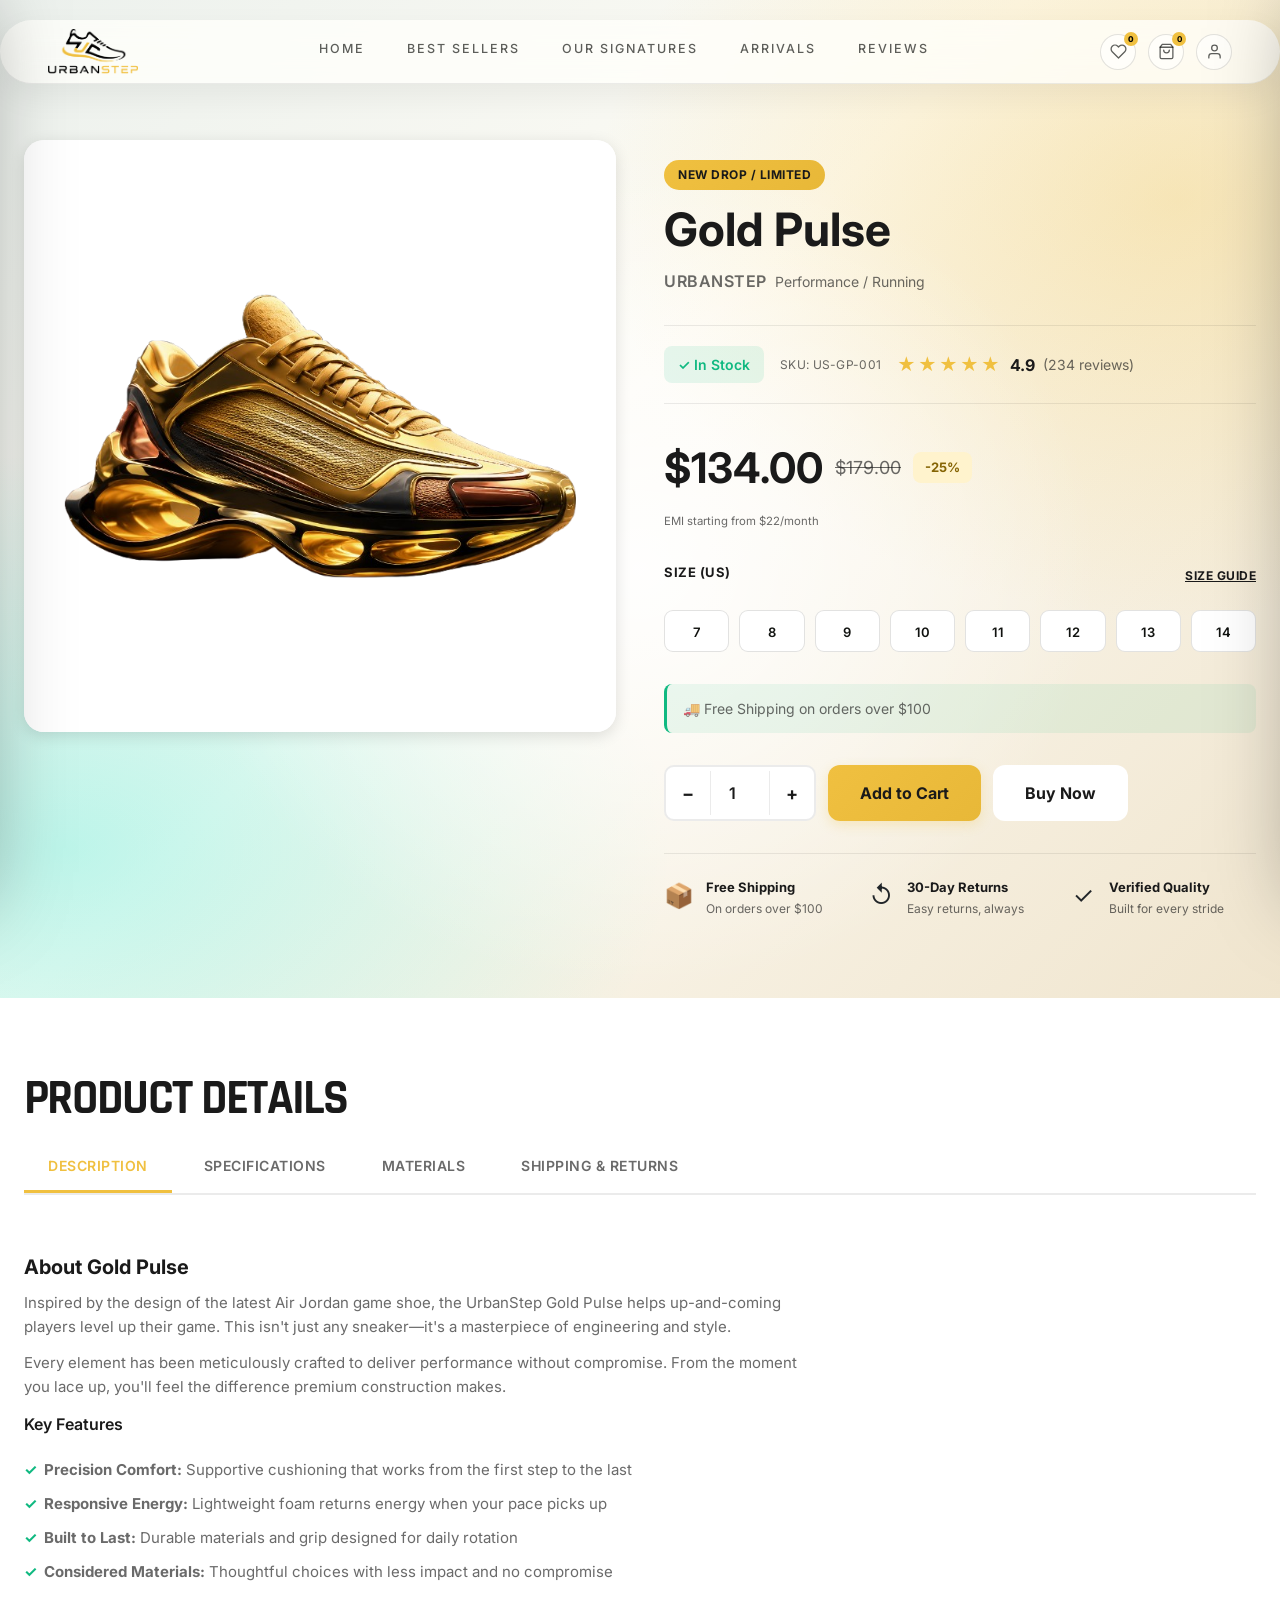
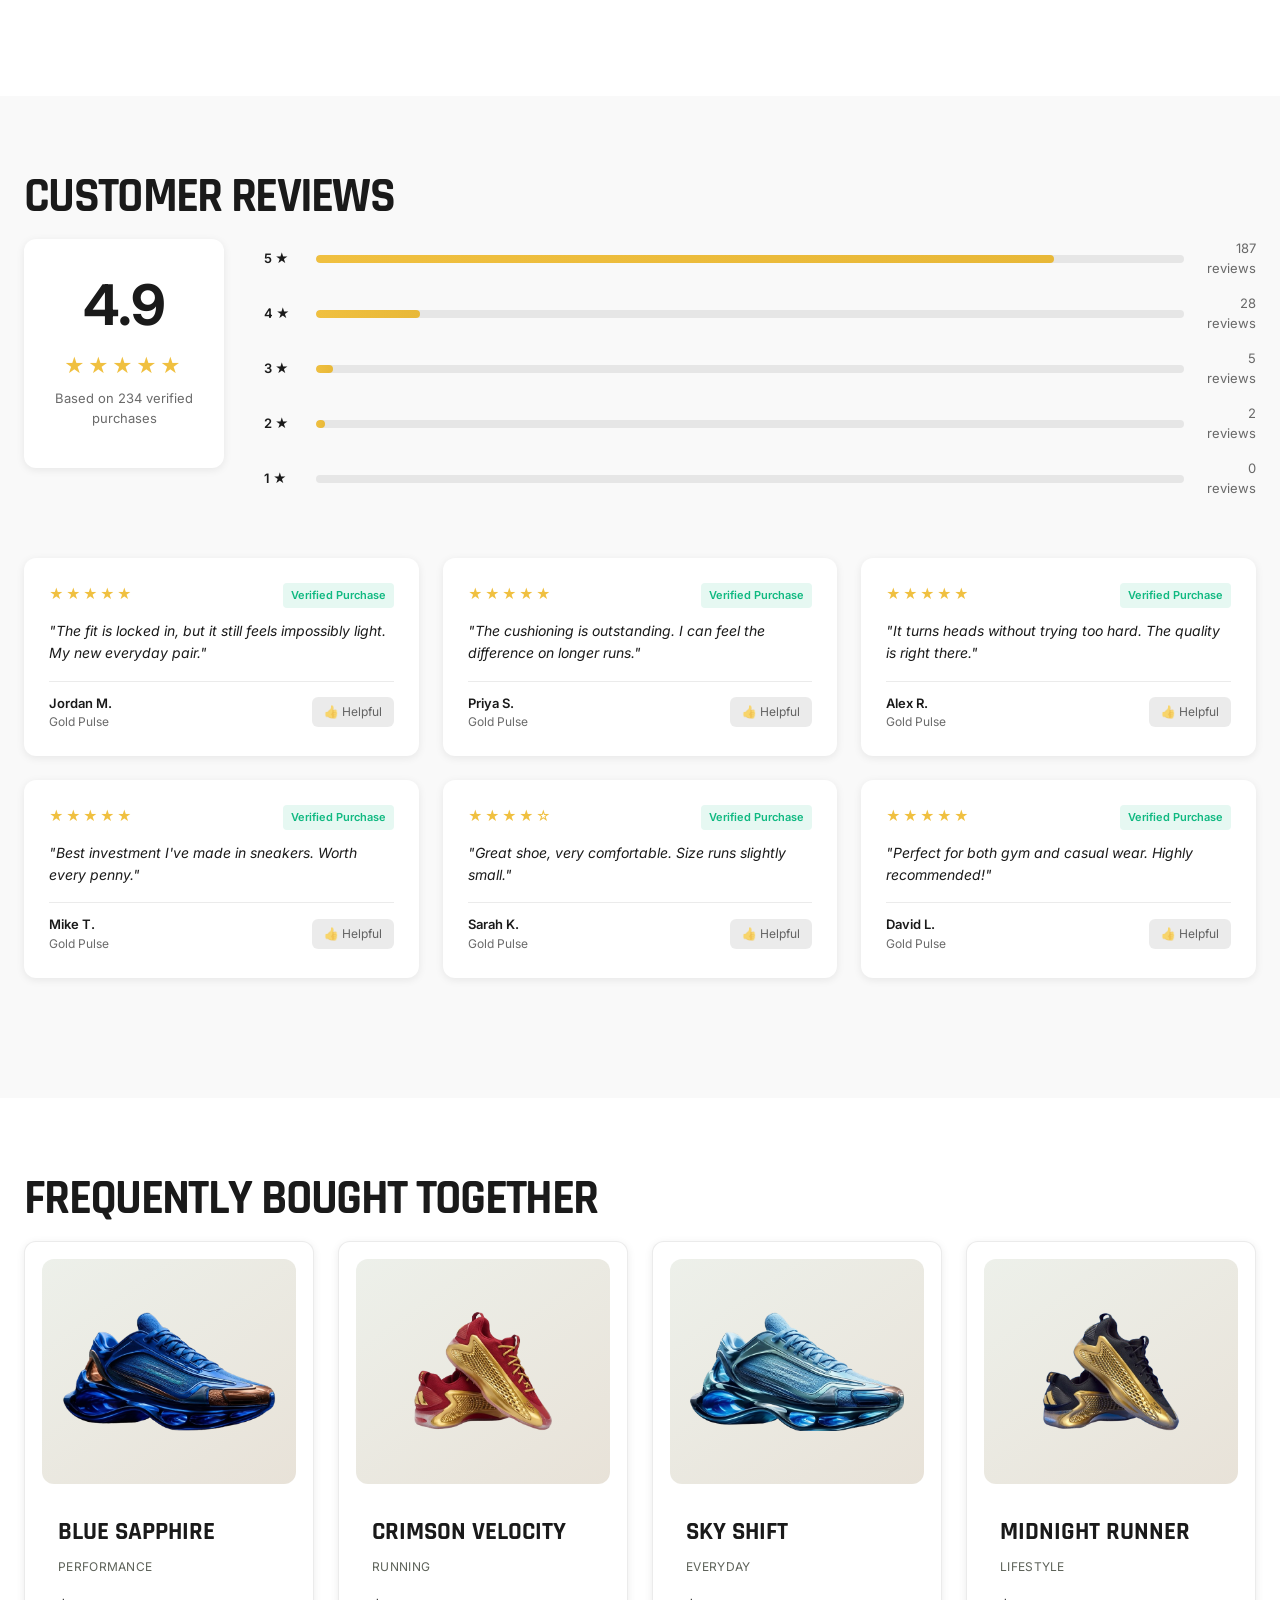
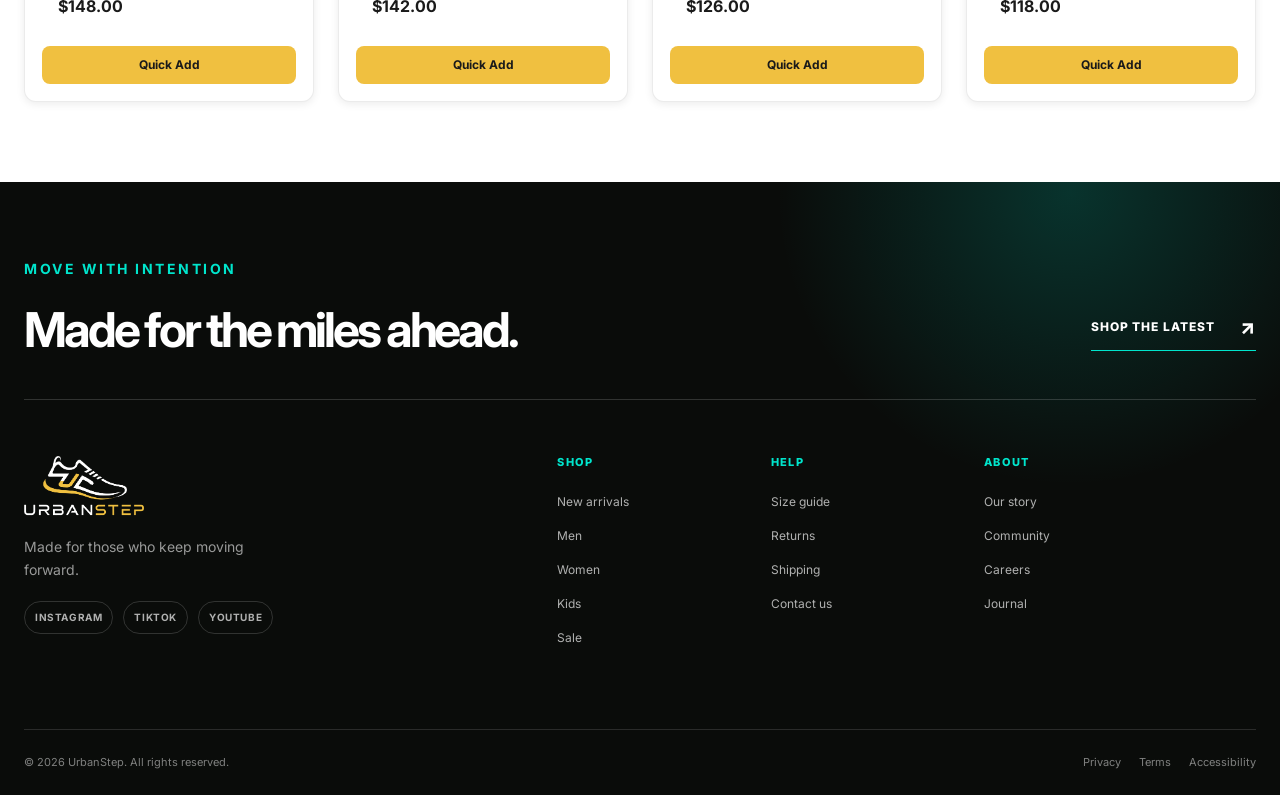
<file: thank-you.html>
<!DOCTYPE html>
<html lang="en">

<head>
  <meta charset="UTF-8" />
  <meta name="viewport" content="width=device-width, initial-scale=1.0" />
  <meta name="description" content="Order Confirmed - UrbanStep. Thank you for your purchase!" />
  <title>Order Confirmed - UrbanStep</title>
  <link rel="icon" type="image/x-icon" href="images/favicon.png">
  <!-- Bootstrap 5 -->
  <link rel="stylesheet" href="https://cdn.jsdelivr.net/npm/bootstrap@5.3.3/dist/css/bootstrap.min.css" />
  <!-- Main Stylesheet -->
  <link rel="stylesheet" href="css/main.css?v=1.5" />
  <!-- Thank You CSS -->
  <link rel="stylesheet" href="css/thankyou.css" />
</head>

<body>
  <div class="main_wrapper common_class">

    <!-- ========== HEADER ========== -->
    <header class="main_header">
      <div class="container">
        <div class="site-header" id="site-header">
          <div class="header__brand">
            <a href="index.html"><img src="images/brand_logo_dark.png" alt="UrbanStep Logo"></a>
          </div>

          <nav class="header__nav" id="main-nav" aria-label="Main navigation">
            <a href="index.html">Home</a>
            <a href="index.html#best-sellers">Best Sellers</a>
            <a href="index.html#collections">Our Signatures</a>
            <a href="index.html#new-arrivals">Arrivals</a>
            <a href="index.html#reviews">Reviews</a>
          </nav>

          <div class="header__actions">
            <button class="header__action-btn" id="btn-profile" aria-label="User profile">
              <svg viewBox="0 0 24 24">
                <path d="M20 21v-2a4 4 0 0 0-4-4H8a4 4 0 0 0-4 4v2" />
                <circle cx="12" cy="7" r="4" />
              </svg>
            </button>

            <div class="header__hamburger" id="hamburger-btn" role="button" aria-label="Open menu" tabindex="0">
              <span></span><span></span><span></span>
            </div>
          </div>
        </div>
      </div>
    </header>

    <main>
      <!-- ========== SUCCESS HERO ========== -->
      <section class="success-hero section" aria-labelledby="success-title">
        <div class="container">
          <!-- Success Animation -->
          <div class="success-animation">
            <div class="checkmark-circle">
              <div class="checkmark draw"></div>
            </div>
          </div>

          <h1 id="success-title" class="success-title">Order Confirmed!</h1>
          <p class="success-message">Thank you for your purchase. Your order has been successfully placed.</p>

          <div class="order-id-badge" id="order-id-badge">
            <small>Order ID</small>
            <strong id="order-id">ORD-1234567890</strong>
          </div>
        </div>
      </section>

      <!-- ========== ORDER DETAILS ========== -->
      <section class="order-details section" aria-labelledby="order-details-title">
        <div class="container">
          <div class="order-layout">
            <!-- Left: Order Card & Timeline -->
            <div class="order-main">
              <!-- Order Card -->
              <div class="order-card">
                <div class="card-header">
                  <h2 id="order-details-title">Order Details</h2>
                  <button class="btn-print" id="btn-print" aria-label="Print invoice">🖨️ Print</button>
                </div>

                <div class="card-content">
                  <div class="detail-row">
                    <span class="label">Order Date</span>
                    <span class="value" id="order-date">January 15, 2026</span>
                  </div>
                  <div class="detail-row">
                    <span class="label">Delivery Address</span>
                    <span class="value" id="delivery-address">123 Main Street, New York, NY 10001</span>
                  </div>
                  <div class="detail-row">
                    <span class="label">Estimated Delivery</span>
                    <span class="value" id="estimated-delivery">January 20, 2026</span>
                  </div>
                  <div class="detail-row">
                    <span class="label">Payment Method</span>
                    <span class="value" id="payment-method">Credit Card</span>
                  </div>
                </div>
              </div>

              <!-- Items -->
              <div class="order-items">
                <h3>Order Items</h3>
                <div class="items-list" id="items-list">
                  <!-- Items will be rendered here -->
                </div>
              </div>

              <!-- Timeline -->
              <div class="order-timeline">
                <h3>Order Timeline</h3>
                <div class="timeline">
                  <div class="timeline-step completed">
                    <div class="timeline-marker"></div>
                    <div class="timeline-content">
                      <strong>Order Placed</strong>
                      <small id="timeline-placed">January 15, 2026 at 2:30 PM</small>
                    </div>
                  </div>

                  <div class="timeline-step completed">
                    <div class="timeline-marker"></div>
                    <div class="timeline-content">
                      <strong>Payment Confirmed</strong>
                      <small>Payment successfully processed</small>
                    </div>
                  </div>

                  <div class="timeline-step">
                    <div class="timeline-marker"></div>
                    <div class="timeline-content">
                      <strong>Packed & Ready to Ship</strong>
                      <small>Your order is being prepared</small>
                    </div>
                  </div>

                  <div class="timeline-step">
                    <div class="timeline-marker"></div>
                    <div class="timeline-content">
                      <strong>Shipped</strong>
                      <small>Tracking number will be provided</small>
                    </div>
                  </div>

                  <div class="timeline-step">
                    <div class="timeline-marker"></div>
                    <div class="timeline-content">
                      <strong>Out for Delivery</strong>
                      <small>Your order is on its way</small>
                    </div>
                  </div>

                  <div class="timeline-step">
                    <div class="timeline-marker"></div>
                    <div class="timeline-content">
                      <strong>Delivered</strong>
                      <small>Expected by January 20, 2026</small>
                    </div>
                  </div>
                </div>
              </div>

              <!-- Shipping Address -->
              <div class="shipping-card">
                <h3>Shipping Address</h3>
                <div class="address-content" id="address-content">
                  <!-- Address will be rendered here -->
                </div>
              </div>
            </div>

            <!-- Right: Summary & Actions -->
            <div class="order-summary">
              <!-- Order Summary -->
              <div class="summary-card">
                <h3>Order Summary</h3>

                <div class="summary-row">
                  <span>Subtotal</span>
                  <span id="summary-subtotal">$0.00</span>
                </div>

                <div class="summary-row" id="summary-discount-row" style="display: none;">
                  <span>Discount</span>
                  <span id="summary-discount">-$0.00</span>
                </div>

                <div class="summary-row">
                  <span>Shipping</span>
                  <span id="summary-shipping">Free</span>
                </div>

                <div class="summary-row">
                  <span>Tax</span>
                  <span id="summary-tax">$0.00</span>
                </div>

                <div class="summary-divider"></div>

                <div class="summary-total">
                  <span>Grand Total</span>
                  <span id="summary-total">$0.00</span>
                </div>
              </div>

              <!-- Actions -->
              <div class="actions-card">
                <button class="btn-primary btn-full" id="btn-track-order">📦 Track Order</button>
                <button class="btn-secondary btn-full" id="btn-download-invoice">📄 Download Invoice</button>
                <a href="index.html" class="btn-tertiary btn-full">👟 Continue Shopping</a>
              </div>

              <!-- Newsletter -->
              <div class="newsletter-card">
                <h3>Stay Updated</h3>
                <p>Get exclusive offers and updates about your order</p>
                <form id="newsletter-form" class="newsletter-form">
                  <input type="email" id="newsletter-email" placeholder="Enter your email" required />
                  <button type="submit" class="btn-newsletter">Subscribe</button>
                </form>
              </div>

              <!-- Support -->
              <div class="support-card">
                <h3>Need Help?</h3>
                <p>Our team is here to help you</p>
                <div class="support-links">
                  <a href="#contact">Contact Us</a>
                  <a href="#track">Track Order</a>
                </div>
              </div>
            </div>
          </div>
        </div>
      </section>

      <!-- ========== RELATED PRODUCTS ========== -->
      <section class="related-section section" id="related-section" style="display: none;">
        <div class="container">
          <h2 class="section-title">You Might Also Like</h2>
          <div class="products-grid" id="related-products">
            <!-- Related products will be rendered here -->
          </div>
        </div>
      </section>

    </main>

    <!-- ========== FOOTER ========== -->
    <footer class="site-footer">
      <div class="container">
        <div class="site-footer__intro">
          <p class="eyebrow">Thank you for your order</p>
          <h2 class="text-white">We appreciate your business</h2>
          <a class="site-footer__cta" href="index.html#best-sellers">Shop more <span aria-hidden="true">↗</span></a>
        </div>
        <div class="row g-5">
          <div class="col-lg-4"><a class="site-footer__brand" href="index.html"><img src="images/brand_logo.png"
                alt="UrbanStep"></a>
            <p>Made for those who keep moving forward.</p>
            <div class="social-links"><a href="#community">Instagram</a><a href="#community">TikTok</a><a
                href="#community">YouTube</a></div>
          </div>
          <div class="col-6 col-md-3 col-lg-2 offset-lg-1">
            <h2>Shop</h2>
            <ul>
              <li><a href="index.html#new-arrivals">New arrivals</a></li>
              <li><a href="index.html#best-sellers">Men</a></li>
              <li><a href="index.html#best-sellers">Women</a></li>
              <li><a href="index.html#best-sellers">Kids</a></li>
              <li><a href="index.html#best-sellers">Sale</a></li>
            </ul>
          </div>
          <div class="col-6 col-md-3 col-lg-2">
            <h2>Help</h2>
            <ul>
              <li><a href="#size-guide">Size guide</a></li>
              <li><a href="#returns">Returns</a></li>
              <li><a href="#shipping">Shipping</a></li>
              <li><a href="#contact">Contact us</a></li>
            </ul>
          </div>
          <div class="col-6 col-md-3 col-lg-2">
            <h2>About</h2>
            <ul>
              <li><a href="index.html#story">Our story</a></li>
              <li><a href="index.html#community">Community</a></li>
              <li><a href="#careers">Careers</a></li>
              <li><a href="#journal">Journal</a></li>
            </ul>
          </div>
        </div>
        <div class="site-footer__bottom">
          <p>© 2026 UrbanStep. All rights reserved.</p>
          <div><a href="#privacy">Privacy</a><a href="#terms">Terms</a><a href="#accessibility">Accessibility</a></div>
        </div>
      </div>
    </footer>

  </div>

  <div class="wishlist-overlay" id="wishlist-overlay" hidden></div>
  <aside class="wishlist-drawer" id="wishlist-drawer" role="dialog" aria-modal="true" aria-labelledby="wishlist-title"
    aria-hidden="true" tabindex="-1">
    <div class="wishlist-drawer__header">
      <div><p class="eyebrow">Saved pairs</p><h2 id="wishlist-title"><strong>Your wishlist</strong></h2></div>
      <button class="wishlist-drawer__close" id="wishlist-close" type="button" aria-label="Close wishlist">×</button>
    </div>
    <div class="wishlist-drawer__body" id="wishlist-items" aria-live="polite"></div>
  </aside>

  <div class="cart-overlay" id="cart-overlay" hidden></div>
  <aside class="cart-drawer" id="cart-drawer" role="dialog" aria-modal="true" aria-labelledby="cart-title"
    aria-hidden="true" tabindex="-1">
    <div class="cart-drawer__header">
      <div><p class="eyebrow">Your bag</p><h2 id="cart-title"><strong>Shopping Cart</strong></h2></div>
      <button class="cart-drawer__close" id="cart-close" type="button" aria-label="Close cart">×</button>
    </div>
    <div class="cart-drawer__body" id="cart-items" aria-live="polite"></div>
  </aside>

  <!-- Toast Container -->
  <div class="toast-container" id="toast-container" aria-live="assertive" aria-atomic="true"></div>

  <!-- Scripts -->
  <script src="https://cdn.jsdelivr.net/npm/bootstrap@5.3.3/dist/js/bootstrap.bundle.min.js"></script>
  <script src="js/storage.js"></script>
  <script src="js/utils.js"></script>
  <script src="js/thankyou.js"></script>
</body>

</html>
</file>
<file: css/main.css>
/* ============================================
   DESIGN TOKENS — Jordan Hero Section
   ============================================ */
@import url('https://fonts.googleapis.com/css2?family=Rajdhani:wght@400;500;600;700&family=Inter:wght@300;400;500;600;700&display=swap');

:root {
   /* ── Core Colors ── */
   --color-bg: #06060f;
   --color-teal: #00e5cc;
   --color-teal-glow: rgba(0, 229, 200, 0.35);
   --color-gold: #f0c040;
   --color-gold-dim: rgba(240, 192, 64, 0.15);
   --color-white: #ffffff;
   --color-white-muted: rgba(255, 255, 255, 0.55);
   --color-white-faint: rgba(255, 255, 255, 0.08);
   --color-warm-amber: rgba(90, 40, 8, 0.85);
   --color-surface: rgba(255, 255, 255, 0.05);

   /* ── Typography ── */
   --font-display: 'Rajdhani', sans-serif;
   --font-body: 'Inter', sans-serif;

   /* ── Layout ── */
   --header-height: 64px;
   --hero-padding-x: 48px;

   /* ── Z-index Stack ── */
   --z-bg: 0;
   --z-glow: 2;
   --z-image: 10;
   --z-info: 20;
   --z-bottom: 15;
   --z-nav-dots: 30;
   --z-left-brand: 25;
   --z-header: 100;

   /* ── Transitions ── */
   --ease-smooth: cubic-bezier(0.4, 0, 0.2, 1);
   --ease-bounce: cubic-bezier(0.34, 1.56, 0.64, 1);
}

/* ============================================
   RESET & BASE STYLES
   ============================================ */

*,
*::before,
*::after {
   margin: 0;
   padding: 0;
   box-sizing: border-box;
}

html {
   font-size: 16px;
   scroll-behavior: smooth;
}

body {
   font-family: var(--font-body);
   /* background-color: var(--color-bg);
   color: var(--color-white); */
   overflow-x: hidden;
   min-height: 100vh;
   -webkit-font-smoothing: antialiased;
   -moz-osx-font-smoothing: grayscale;
}

body.wishlist-open,
body.cart-open {
   overflow: hidden;
}

.container-lg,
.container {
   max-width: 100%;
}

a {
   color: inherit;
   text-decoration: none;
}

img {
   display: block;
   max-width: 100%;
}

button {
   cursor: pointer;
   border: none;
   background: none;
   font-family: inherit;
   color: inherit;
}

ul,
ol {
   list-style: none;
}

/* ============================================
   HEADER COMPONENT
   ============================================ */

.site-header {
   position: fixed;
   top: 20px;
   left: 50%;
   transform: translate(-50%, -24px);
   width: 100%;
   max-width: 1320px;
   border-radius: 50px;
   height: var(--header-height);
   z-index: 99999;
   padding: 0 var(--hero-padding-x);
   display: flex;
   align-items: center;
   justify-content: space-between;
   box-sizing: border-box;
   backdrop-filter: blur(12px);
   -webkit-backdrop-filter: blur(12px);
   background: rgba(6, 6, 15, 0.45);
   border-bottom: 1px solid rgba(255, 255, 255, 0.05);
   opacity: 0;
   animation: headerReveal 0.7s var(--ease-smooth) 0.2s forwards;
}

@keyframes headerReveal {
   to {
      opacity: 1;
      transform: translate(-50%, 0);
   }
}

/* ── Brand ── */
.header__brand {
   display: flex;
   flex-direction: column;
   align-items: flex-start;
   gap: 2px;
   min-width: 100px;
}

.header__logos {
   display: flex;
   align-items: center;
   gap: 10px;
}

.header__brand img {
   max-width: 90px;
}

.header__logo-jumpman {
   width: 28px;
   height: 28px;
   fill: var(--color-white);
}

.header__logo-nike {
   width: 44px;
   fill: var(--color-white);
}

.header__wordmark {
   font-family: var(--font-display);
   font-size: 11px;
   font-weight: 600;
   letter-spacing: 0.45em;
   color: var(--color-white);
   text-transform: uppercase;
   margin-left: 2px;
}

/* ── Navigation ── */
.header__nav {
   display: flex;
   align-items: center;
   gap: 42px;
}

.header__nav a {
   font-family: var(--font-body);
   font-size: 12.5px;
   font-weight: 500;
   letter-spacing: 0.16em;
   text-transform: uppercase;
   color: var(--color-white-muted);
   position: relative;
   padding-bottom: 4px;
   transition: color 0.25s var(--ease-smooth);
}

.header__nav a::after {
   content: '';
   position: absolute;
   bottom: 0;
   left: 0;
   width: 0;
   height: 1.5px;
   background: var(--color-white);
   transition: width 0.3s var(--ease-smooth);
}

.header__nav a.active,
.header__nav a:hover {
   color: var(--color-white);
}

.header__nav a.active::after,
.header__nav a:hover::after {
   width: 100%;
}

/* ── Actions ── */
.header__actions {
   display: flex;
   align-items: center;
   gap: 12px;
   min-width: 100px;
   justify-content: flex-end;
   position: relative;
}

.header__search {
   display: none;
   align-items: center;
   gap: 8px;
   position: absolute;
   right: 0;
   top: calc(100% + 10px);
   padding: 8px;
   border: 1px solid rgba(255, 255, 255, 0.16);
   border-radius: 999px;
   background: rgba(6, 6, 15, 0.92);
   box-shadow: 0 16px 40px rgba(0, 0, 0, 0.25);
}

.header__search.is-open {
   display: flex;
}

.header__search input {
   border: none;
   outline: none;
   background: transparent;
   color: var(--color-white);
   font-size: 12px;
   min-width: 170px;
}

.header__search input::placeholder {
   color: rgba(255, 255, 255, 0.5);
}

.header__search button {
   border: none;
   border-radius: 999px;
   background: var(--color-gold);
   color: #04110f;
   padding: 6px 10px;
   font-size: 11px;
   font-weight: 700;
   text-transform: uppercase;
   letter-spacing: 0.08em;
}

.header__status {
   font-family: var(--font-body);
   font-size: 11px;
   color: var(--color-white-muted);
   white-space: nowrap;
   margin-right: 8px;
}

.header__action-btn {
   display: flex;
   align-items: center;
   justify-content: center;
   width: 36px;
   height: 36px;
   border-radius: 50%;
   background: transparent;
   border: 1px solid rgba(255, 255, 255, 0.1);
   color: rgba(255, 255, 255, 0.75);
   transition: all 0.25s var(--ease-smooth);
   position: relative;
}

.header__action-btn:hover {
   color: var(--color-white);
   background: rgba(255, 255, 255, 0.08);
   border-color: rgba(255, 255, 255, 0.25);
   transform: translateY(-1px);
}

.header__action-btn svg {
   width: 17px;
   height: 17px;
   stroke: currentColor;
   fill: none;
   stroke-width: 1.8;
   stroke-linecap: round;
   stroke-linejoin: round;
}

.cart-badge {
   position: absolute;
   top: -3px;
   right: -3px;
   width: 14px;
   height: 14px;
   border-radius: 50%;
   background: var(--color-gold);
   font-size: 8px;
   font-weight: 700;
   color: #000;
   display: flex;
   align-items: center;
   justify-content: center;
}

.wishlist-badge {
   position: absolute;
   top: -3px;
   right: -3px;
   min-width: 14px;
   height: 14px;
   padding: 0 3px;
   border-radius: 999px;
   background: var(--color-gold);
   color: #000;
   font-size: 8px;
   font-weight: 800;
   line-height: 14px;
}

.wishlist-overlay {
   position: fixed;
   inset: 0;
   background: rgba(0, 0, 0, 0.45);
   backdrop-filter: blur(2px);
   z-index: 140;
}

.wishlist-drawer {
   position: fixed;
   top: 0;
   left: 0;
   width: min(420px, 100%);
   height: 100%;
   padding: 32px;
   background: var(--ink);
   color: #fff;
   transform: translateX(-110%);
   transition: transform 0.35s var(--ease-smooth);
   z-index: 99999;
   box-shadow: 24px 0 80px rgba(0, 0, 0, 0.35);
   display: flex;
   flex-direction: column;
   font-family: var(--font-display);
}

.wishlist-drawer.is-open {
   transform: translateX(0);
}

.wishlist-drawer__header {
   display: flex;
   align-items: center;
   justify-content: space-between;
   gap: 16px;
   margin-bottom: 28px;
}

.wishlist-drawer__close {
   width: 44px;
   height: 44px;
   display: grid;
   place-items: center;
   font-size: 24px;
   color: #fff;
   background: rgba(255, 255, 255, 0.08);
   border-radius: 50%;
   border: 1px solid rgba(255, 255, 255, 0.1);
   transition: all 0.3s var(--ease-smooth);
}

.wishlist-drawer__body {
   flex: 1;
   overflow-y: auto;
   padding-right: 6px;
}

.wishlist-items {
   display: grid;
   gap: 18px;
   padding-left: 0;
}

.wishlist-item {
   display: grid;
   grid-template-columns: 90px 1fr auto;
   gap: 16px;
   align-items: center;
   padding: 16px;
   border-radius: 22px;
   background: rgba(255, 255, 255, 0.05);
   border: 1px solid rgba(255, 255, 255, 0.08);
}

.wishlist-item img {
   width: 100%;
   height: 100%;
   max-width: 90px;
   aspect-ratio: 1 / 1;
   object-fit: contain;
   border-radius: 18px;
   background: rgba(255, 255, 255, 0.06);
}

.wishlist-item h3 {
   margin: 0 0 4px;
   font-size: 15px;
}

.wishlist-item p {
   margin: 0 0 6px;
   color: rgba(255, 255, 255, 0.65);
   font-size: 12px;
}

.wishlist-item strong {
   font-size: 14px;
   color: #fff;
}

.wishlist-item button {
   width: 38px;
   height: 38px;
   display: grid;
   place-items: center;
   color: #fff;
   font-size: 18px;
   background: rgba(255, 255, 255, 0.08);
   border-radius: 50%;
   border: 1px solid rgba(255, 255, 255, 0.1);
   transition: all 0.3s var(--ease-smooth);
}
.wishlist-item button:hover,
.wishlist-drawer__close:hover,
.cart-drawer__close:hover,
.cart-item__remove:hover,
.cart-item__qty button:hover {
   background: var(--gold-deep);
}
.wishlist-empty {
   display: grid;
   place-items: center;
   /* min-height: 240px; */
   text-align: center;
   gap: 16px;
   color: rgba(255, 255, 255, 0.77);
}

.cart-overlay {
   position: fixed;
   inset: 0;
   background: rgba(0, 0, 0, 0.45);
   backdrop-filter: blur(2px);
   z-index: 140;
}

.cart-drawer {
   position: fixed;
   top: 0;
   right: 0;
   width: min(420px, 100%);
   height: 100%;
   padding: 32px;
   background: var(--ink);
   color: #fff;
   transform: translateX(110%);
   transition: transform 0.35s var(--ease-smooth);
   z-index: 99999;
   box-shadow: -24px 0 80px rgba(0, 0, 0, 0.35);
   display: flex;
   flex-direction: column;
   font-family: var(--font-display);
}

.cart-drawer.is-open {
   transform: translateX(0);
}

.cart-drawer__header {
   display: flex;
   align-items: center;
   justify-content: space-between;
   gap: 16px;
   margin-bottom: 28px;
}

.cart-drawer__close {
   width: 44px;
   height: 44px;
   display: grid;
   place-items: center;
   font-size: 24px;
   color: #fff;
   background: rgba(255, 255, 255, 0.08);
   border-radius: 50%;
   border: 1px solid rgba(255, 255, 255, 0.1);
   transition: all 0.3s var(--ease-smooth);
}

.cart-drawer__body {
   flex: 1;
   overflow-y: auto;
   padding-right: 6px;
}
.cart-drawer__body .cart-item{
   padding-left: 20px;
}
.cart-items {
   display: grid;
   gap: 14px;
   padding-left: 0;
}

.cart-item {
   display: flex;
   align-items: center;
   gap: 12px;
   padding: 14px;
   border-radius: 22px;
   background: rgba(255, 255, 255, 0.05);
   border: 1px solid rgba(255, 255, 255, 0.08);
}

.cart-item img {
   width: 72px;
   height: 72px;
   object-fit: contain;
   border-radius: 16px;
   background: rgba(255, 255, 255, 0.06);
   padding: 6px;
   flex-shrink: 0;
}

.cart-item__content {
   flex: 1;
   display: grid;
   gap: 10px;
}

.cart-item__top {
   display: flex;
   align-items: flex-start;
   justify-content: space-between;
   gap: 10px;
}

.cart-item__top h3 {
   margin: 0 0 4px;
   font-size: 15px;
   color: #fff;
}

.cart-item__top p {
   margin: 0;
   color: rgba(255, 255, 255, 0.65);
   font-size: 12px;
}

.cart-item__remove {
   width: 32px;
   height: 32px;
   display: grid;
   place-items: center;
   color: #fff;
   font-size: 18px;
   background: rgba(255, 255, 255, 0.08);
   border-radius: 50%;
   border: 1px solid rgba(255, 255, 255, 0.1);
   transition: all 0.3s var(--ease-smooth);
}

.cart-item__footer {
   display: flex;
   align-items: center;
   justify-content: space-between;
   gap: 10px;
}

.cart-item__qty {
   display: inline-flex;
   align-items: center;
   gap: 8px;
   padding: 4px;
   border-radius: 999px;
   background: rgba(255, 255, 255, 0.08);
}

.cart-item__qty button {
   width: 24px;
   height: 24px;
   display: grid;
   place-items: center;
   border-radius: 50%;
   background: rgba(255, 255, 255, 0.12);
   color: #fff;
   font-size: 16px;
   line-height: 1;
   transition: all 0.3s var(--ease-smooth);
}

.cart-item__qty span {
   min-width: 18px;
   text-align: center;
   font-size: 13px;
   color: #fff;
}

.cart-item strong {
   font-size: 14px;
   color: #fff;
}

.cart-empty {
   display: grid;
   place-items: center;
   text-align: center;
   gap: 16px;
   color: rgba(255, 255, 255, 0.77);
}

.cart-empty span {
   font-size: 48px;
   display: block;
}

.cart-empty h3 {
   margin: 0;
   font-size: 22px;
   color: #fff;
}

.cart-empty p {
   margin: 0;
   max-width: 240px;
   line-height: 1.6;
}

.wishlist-empty span {
   font-size: 48px;
   display: block;
}

.wishlist-empty h3 {
   margin: 0;
   font-size: 22px;
   color: #fff;
}

.wishlist-empty p {
   margin: 0;
   max-width: 240px;
   line-height: 1.6;
}

/* ── Hamburger (mobile) ── */
.header__hamburger {
   display: none;
   flex-direction: column;
   gap: 5px;
   padding: 6px;
   cursor: pointer;
}

.header__hamburger span {
   display: block;
   width: 22px;
   height: 1.5px;
   background: var(--color-white);
   transition: all 0.3s ease;
}
.common_class .section h2{
   font-size: clamp(3rem, 3.5vw, 5.1rem);
   margin-bottom: 20px;
}
.common_class .review-card{
   min-height: 100%;
}
.delivery-info {
  display: flex;
  flex-direction: column;
  gap: 12px;
  padding-top: 20px;
  border-top: 1px solid var(--cart-border);
  margin-top: 20px;
}

.info-item {
  display: flex;
  align-items: flex-start;
  gap: 10px;
  font-size: 12px;
}

.info-icon {
  font-size: 18px;
  min-width: 20px;
}

.info-item strong {
  font-size: 12px;
  color: var(--cart-text);
  display: block;
}

.info-item small {
  color: var(--cart-text-muted);
  display: block;
  margin-top: 2px;
}
@media (max-width: 991px) {
   .site-header {
      width: 100%;
      padding: 0 20px;
      transform: translate(-50%, 0);
      top: 0;
      border-radius: 0;
   }

   .header__nav {
      display: none;
   }

   .header__hamburger {
      display: flex;
   }

   .header__status {
      display: none;
   }

   .header__search {
      right: 46px;
      top: calc(100% + 8px);
      width: min(260px, calc(100vw - 80px));
   }

   /* When nav is toggled open on mobile */
   .site-header.nav-open {
      background: rgba(6, 6, 15, 0.95);
   }

   .site-header.nav-open .header__nav {
      display: flex;
      flex-direction: column;
      position: absolute;
      left: 0;
      right: 0;
      top: 100%;
      padding: 12px 20px;
      gap: 12px;
      background: rgba(6, 6, 15, 0.95);
      border-bottom-left-radius: 8px;
      border-bottom-right-radius: 8px;
      box-shadow: 0 12px 30px rgba(0, 0, 0, 0.45);
   }

   .site-header.nav-open .header__nav a {
      padding: 12px 8px;
      display: block;
      width: 100%;
   }

   .header__hamburger.open span:nth-child(1) {
      transform: translateY(6px) rotate(45deg);
   }

   .header__hamburger.open span:nth-child(2) {
      opacity: 0;
   }

   .header__hamburger.open span:nth-child(3) {
      transform: translateY(-6px) rotate(-45deg);
   }
}

@media (max-width: 576px) {
   .site-header {
      height: 56px;
      padding: 0 14px;
      transform: translate(-50%, 0);
      top: 0;
   }

   .header__wordmark {
      display: none;
   }

   .header__brand {
      min-width: auto;
   }

   .header__logos {
      gap: 6px;
   }

   .header__logo-jumpman {
      width: 24px;
      height: 24px;
   }

   .header__logo-nike {
      width: 36px;
   }

   .header__actions {
      gap: 8px;
   }

   .header__search {
      right: -4px;
      top: calc(100% + 8px);
      width: min(220px, calc(100vw - 32px));
   }

   .header__search input {
      min-width: 0;
      width: 100%;
   }
}

/* ============================================
   HERO SECTION — CORE
   ============================================ */

.container-lg .hero,
.container .hero {
   position: relative;
   min-height: 100vh;
   max-width: 1320px;
   margin: 0 auto;
}

.hero {
   position: relative;
   width: 100%;
   min-height: 100vh;
   padding-top: var(--header-height);
   overflow: hidden;
   display: flex;
   flex-direction: column;
   border-radius: 0 0 40px 40px;
   box-shadow: none !important;
}

/* ============================================
   BACKGROUND LAYERS
   ============================================ */

.hero__background {
   position: absolute;
   inset: 0;
   z-index: var(--z-bg);
   background:
      /* Top edge darkness */
      radial-gradient(ellipse 110% 45% at 50% 0%, rgba(0, 0, 0, 0.92) 0%, transparent 65%),
      /* Warm amber center glow */
      radial-gradient(ellipse 75% 55% at 50% 68%, rgba(100, 48, 8, 0.88) 0%, rgba(60, 25, 5, 0.4) 45%, transparent 72%),
      /* Secondary warm layer */
      radial-gradient(ellipse 45% 35% at 38% 65%, rgba(120, 60, 10, 0.5) 0%, transparent 60%),
      /* Teal floor reflection */
      radial-gradient(ellipse 48% 18% at 44% 90%, rgba(0, 229, 200, 0.22) 0%, transparent 70%),
      /* Corner vignettes */
      radial-gradient(ellipse 35% 60% at 0% 50%, rgba(0, 0, 0, 0.6) 0%, transparent 70%),
      radial-gradient(ellipse 35% 60% at 100% 50%, rgba(0, 0, 0, 0.6) 0%, transparent 70%),
      /* Base */
      #06060f;
   animation: warmBreathe 7s ease-in-out infinite;
}

@keyframes warmBreathe {

   0%,
   100% {
      filter: brightness(1);
   }

   50% {
      filter: brightness(1.07);
   }
}

/* Film grain noise overlay */
.hero__background::after {
   content: '';
   position: absolute;
   inset: 0;
   background-image:
      url("data:image/svg+xml,%3Csvg viewBox='0 0 256 256' xmlns='http://www.w3.org/2000/svg'%3E%3Cfilter id='n'%3E%3CfeTurbulence type='fractalNoise' baseFrequency='0.9' numOctaves='4' stitchTiles='stitch'/%3E%3C/filter%3E%3Crect width='100%25' height='100%25' filter='url(%23n)' opacity='0.4'/%3E%3C/svg%3E");
   background-size: 180px 180px;
   opacity: 0.04;
   pointer-events: none;
   mix-blend-mode: overlay;
}

/* ============================================
   LEFT VERTICAL BRAND
   ============================================ */

.hero__left-brand {
   position: absolute;
   left: 150px;
   top: 50%;
   transform: translateY(-50%);
   z-index: 999;
   display: flex;
   flex-direction: column;
   align-items: center;
   gap: 0px;
   opacity: 0;
   animation: brandReveal 1s var(--ease-smooth) 1s forwards;
}

@keyframes brandReveal {
   from {
      opacity: 0;
      transform: translateY(-50%) translateX(-15px);
   }

   to {
      opacity: 1;
      transform: translateY(-50%) translateX(0);
   }
}

.hero__left-brand span {
   font-family: var(--font-display);
   font-size: 42px;
   font-weight: 900;
   color: var(--color-white);
   text-transform: uppercase;
   line-height: 1.05;
   letter-spacing: 0.02em;
   text-shadow: 0 0 30px rgba(255, 255, 255, 0.08);
   display: block;
}

/* ============================================
   PRODUCT IMAGE
   ============================================ */

.hero__product-wrap {
   position: absolute;
   left: 50%;
   top: 50%;
   transform: translate(-50%, -50%);
   width: 58%;
   max-width: 660px;
   z-index: var(--z-image);
   opacity: 0;
   animation: shoeEntry 1.2s var(--ease-smooth) 0.5s forwards;
}

@keyframes shoeEntry {
   from {
      opacity: 0;
      transform: translate(-50%, -50%) translateX(-60px);
   }

   to {
      opacity: 1;
      transform: translate(-50%, -50%) translateX(0);
   }
}

.hero__shoe-image {
   width: 100%;
   height: auto;
   object-fit: contain;
   filter:
      drop-shadow(0 35px 55px rgba(0, 0, 0, 0.95)) drop-shadow(0 0 40px rgba(0, 229, 200, 0.28)) drop-shadow(0 15px 30px rgba(0, 0, 0, 0.8));
   /* base tilt angle (easy to tweak) */
   --shoe-tilt: 10deg;
   transform: rotate(var(--shoe-tilt));
   animation: shoeFloat 4.5s ease-in-out infinite;
   transform-origin: center center;
}

/* Crossfade/transition helpers for slider */
.hero__product-wrap {
   overflow: visible;
}

.hero__shoe-image {
   transition: opacity 620ms cubic-bezier(.22, .9, .32, 1), transform 620ms cubic-bezier(.22, .9, .32, 1);
   will-change: opacity, transform;
}

.hero__shoe-image.overlay-shoe {
   position: absolute;
   inset: 0;
   width: 100%;
   height: auto;
   z-index: 2;
   opacity: 0;
   pointer-events: none;
}

.hero__shoe-image.primary-shoe {
   position: relative;
   z-index: 1;
}

.hero__shoe-image.fade-in {
   opacity: 1 !important;
}

.hero__shoe-image.fade-out {
   opacity: 0 !important;
}

@keyframes shoeFloat {

   0%,
   100% {
      transform: translateY(0px) rotate(var(--shoe-tilt));
   }

   25% {
      transform: translateY(-10px) rotate(calc(var(--shoe-tilt) + 0.3deg));
   }

   75% {
      transform: translateY(-6px) rotate(calc(var(--shoe-tilt) - 0.2deg));
   }
}

/* Teal glow reflection puddle */
.hero__shoe-reflection {
   position: absolute;
   bottom: -8%;
   left: 50%;
   transform: translateX(-50%);
   width: 68%;
   height: 55px;
   background: radial-gradient(ellipse 100% 100% at 50% 50%, rgba(0, 229, 200, 0.65), rgba(0, 180, 160, 0.2) 50%, transparent 75%);
   filter: blur(18px);
   border-radius: 50%;
   animation: reflectionPulse 4.5s ease-in-out infinite;
   z-index: -1;
}

@keyframes reflectionPulse {

   0%,
   100% {
      opacity: 0.55;
      transform: translateX(-50%) scaleX(1);
   }

   50% {
      opacity: 0.85;
      transform: translateX(-50%) scaleX(1.12);
   }
}

/* ============================================
   PRODUCT INFO — TOP RIGHT
   ============================================ */

.hero__product-info {
   position: absolute;
   top: 50%;
   right: 200px;
   transform: translateY(-50%) !important;
   z-index: var(--z-info);
   text-align: left;
   opacity: 0;
   animation: infoReveal 0.9s var(--ease-smooth) 0.9s forwards;
}

@keyframes infoReveal {
   from {
      opacity: 0;
      transform: translateX(30px);
   }

   to {
      opacity: 1;
      transform: translateX(0);
   }
}

.product__badge {
   display: inline-block;
   background: var(--color-gold);
   color: #111;
   font-family: var(--font-body);
   font-size: 9.5px;
   font-weight: 700;
   letter-spacing: 0.14em;
   text-transform: uppercase;
   padding: 4px 12px;
   border-radius: 20px;
   margin-bottom: 12px;
   box-shadow: 0 4px 20px rgba(240, 192, 64, 0.4);
}

.product__price-row {
   display: flex;
   /* align-items: flex-end; */
   gap: 16px;
   margin-bottom: 2px;
}

.product__price {
   font-family: var(--font-display);
   font-size: 78px;
   font-weight: 900;
   color: var(--color-gold);
   line-height: 1;
   letter-spacing: -0.02em;
   text-shadow: 0 0 40px rgba(240, 192, 64, 0.5);
   animation: priceGlow 3s ease-in-out infinite;
}

@keyframes priceGlow {

   0%,
   100% {
      text-shadow: 0 0 40px rgba(240, 192, 64, 0.5);
   }

   50% {
      text-shadow: 0 0 60px rgba(240, 192, 64, 0.8), 0 0 100px rgba(240, 192, 64, 0.3);
   }
}

.product__name-block {
   padding-bottom: 8px;
}

.product__brand {
   font-family: var(--font-display);
   font-size: 26px;
   font-weight: 700;
   color: var(--color-white);
   text-transform: uppercase;
   letter-spacing: 0.08em;
   line-height: 1.1;
   display: block;
}

.product__model {
   font-family: var(--font-display);
   font-size: 24px;
   font-weight: 600;
   color: rgba(255, 255, 255, 0.85);
   text-transform: uppercase;
   letter-spacing: 0.1em;
   line-height: 1.1;
   display: block;
}

/* ============================================
   BOTTOM BAR
   ============================================ */

.hero__bottom-bar {
   position: absolute;
   bottom: 0;
   left: 0;
   right: 0;
   z-index: var(--z-bottom);
   padding: 24px 0;
   display: flex;
   align-items: center;
   justify-content: space-between;
   gap: 24px;
   background: linear-gradient(to top, rgba(6, 6, 15, 0.85) 0%, rgba(6, 6, 15, 0.4) 60%, transparent 100%);
   max-width: 1320px;
   margin: auto;
   opacity: 0;
   animation: bottomReveal 0.9s var(--ease-smooth) 1.2s forwards;
}

@keyframes bottomReveal {
   from {
      opacity: 0;
      transform: translateY(20px);
   }

   to {
      opacity: 1;
      transform: translateY(0);
   }
}

/* ── Color Picker ── */
.color-picker {
   display: flex;
   flex-direction: column;
   gap: 14px;
   flex: 1;
}

.color-picker__label {
   font-family: var(--font-body);
   font-size: 10.5px;
   font-weight: 600;
   letter-spacing: 0.2em;
   text-transform: uppercase;
   color: var(--color-white-muted);
   white-space: nowrap;
}

.color-picker__swatches {
   display: flex;
   gap: 10px;
   align-items: center;
}

.color-swatch {
   width: 54px;
   height: 54px;
   border-radius: 50%;
   overflow: hidden;
   cursor: pointer;
   border: none;
   transition: all 0.25s var(--ease-smooth);
   flex-shrink: 0;
   position: relative;
}

.color-swatch img {
   display: block;
   transition: transform 0.3s var(--ease-smooth);
   transform: rotate(45deg);
}

.color-swatch:hover {
   transform: scale(1.12);
   border-color: rgba(255, 255, 255, 0.5);
}

.color-swatch.active img {
   transform: rotate(10deg);
}

/* ── CTA Buttons ── */
.cta-buttons {
   /* display: flex; */
   gap: 16px;
   align-items: center;
   flex: 1;
   justify-content: center;
}

.btn-add-cart {
   font-family: var(--font-body);
   font-size: 12px;
   font-weight: 600;
   letter-spacing: 0.18em;
   text-transform: uppercase;
   color: var(--color-white);
   padding: 14px 28px;
   border: 1.5px solid rgba(255, 255, 255, 0.75);
   border-radius: 4px;
   background: rgba(255, 255, 255, 0.04);
   min-width: 150px;
   transition: all 0.25s var(--ease-smooth);
   backdrop-filter: blur(4px);
}

.btn-add-cart:hover {
   background: rgba(255, 255, 255, 0.1);
   border-color: var(--color-white);
   transform: translateY(-2px);
   box-shadow: 0 8px 25px rgba(0, 0, 0, 0.4);
}

.btn-buy-now {
   font-family: var(--font-body);
   font-size: 12px;
   font-weight: 600;
   letter-spacing: 0.18em;
   text-transform: uppercase;
   color: var(--color-white);
   padding: 14px 34px;
   border: 1.5px solid rgba(255, 255, 255, 0.2);
   border-radius: 4px;
   background: rgba(255, 255, 255, 0.08);
   min-width: 150px;
   transition: all 0.25s var(--ease-smooth);
   position: relative;
   overflow: hidden;
}

.btn-buy-now::before {
   content: '';
   position: absolute;
   inset: 0;
   background: linear-gradient(135deg, rgba(0, 229, 200, 0.12), transparent 60%);
   opacity: 0;
   transition: opacity 0.3s ease;
}

.btn-buy-now:hover {
   border-color: var(--color-gold);
   box-shadow: 0 0 20px rgba(0, 229, 200, 0.3), 0 8px 25px rgba(0, 0, 0, 0.5);
   transform: translateY(-2px);
}

.btn-buy-now:hover::before {
   opacity: 1;
}

.btn-add-cart:active,
.btn-buy-now:active {
   transform: translateY(0) scale(0.97);
}

/* ── Inspiration Text ── */
.inspiration {
   flex: 1;
   max-width: 240px;
   text-align: right;
   margin-left: auto;
}

.inspiration__label {
   font-family: var(--font-display);
   font-size: 13px;
   font-weight: 700;
   letter-spacing: 0.25em;
   text-transform: uppercase;
   color: var(--color-gold);
   margin-bottom: 8px;
   display: block;
}

.inspiration__text {
   font-family: var(--font-body);
   font-size: 11.5px;
   font-weight: 400;
   line-height: 1.2;
   color: var(--color-white-muted);
}

/* ============================================
   RIGHT NAVIGATION DOTS
   ============================================ */

.hero__nav-dots {
   position: absolute;
   right: 80px;
   top: 50%;
   transform: translateY(-50%);
   z-index: var(--z-nav-dots);
   display: flex;
   flex-direction: column;
   gap: 12px;
   align-items: center;
}

.nav-dot {
   width: 6px;
   height: 6px;
   border-radius: 50%;
   background: rgba(255, 255, 255, 0.28);
   cursor: pointer;
   transition: all 0.3s var(--ease-smooth);
   border: none;
}

.nav-dot:hover {
   background: rgba(255, 255, 255, 0.6);
   transform: scale(1.3);
}

.nav-dot.active {
   width: 8px;
   height: 8px;
   background: var(--color-white);
   box-shadow: 0 0 0 3px rgba(255, 255, 255, 0.18);
   animation: dotPulse 2.5s ease-in-out infinite;
}

@keyframes dotPulse {

   0%,
   100% {
      box-shadow: 0 0 0 3px rgba(255, 255, 255, 0.18);
   }

   50% {
      box-shadow: 0 0 0 5px rgba(255, 255, 255, 0.32);
   }
}

/* ============================================
   RESPONSIVE BREAKPOINTS
   ============================================ */

@media (max-width: 1200px) {
   .hero__product-wrap {
      width: 62%;
      left: 50%;
   }

   .product__price {
      font-size: 64px;
   }
}

@media (max-width: 991px) {
   :root {
      --hero-padding-x: 28px;
   }

   .hero__left-brand {
      display: none;
   }

   .hero__product-wrap {
      width: 68%;
      max-width: 520px;
   }

   .hero__product-info {
      right: 20px;
   }

   .product__price {
      font-size: 54px;
   }

   .product__brand {
      font-size: 20px;
   }

   .product__model {
      font-size: 18px;
   }

   .hero__bottom-bar {
      flex-wrap: wrap;
      gap: 16px;
      padding: 20px 28px;
      align-items: flex-start;
   }

   .color-picker {
      flex: 1 1 100%;
   }

   .cta-buttons {
      flex: 1 1 100%;
      justify-content: flex-start;
   }

   .inspiration {
      max-width: 100%;
      text-align: left;
      margin-left: 0;
   }
}

@media (max-width: 768px) {
   .hero {
      min-height: 100svh;
      min-height: 100dvh;
   }

   .hero__product-wrap {
      left: 50%;
      top: 38%;
      transform: translate(-50%, -50%);
      width: min(88vw, 420px);
      max-width: 420px;
      position: static;
      transform: unset !important;
      margin: 30px auto;
   }

   .hero__product-info {
      top: auto;
      bottom: 220px;
      right: 20px;
      left: 20px;
      text-align: center;
      position: static;
      transform: unset !important;
   }

   .product__price-row {
      justify-content: center;
   }

   .hero__nav-dots {
      display: none;
   }

   .hero__bottom-bar {
      padding: 18px 20px 22px;
      gap: 14px;
      position: static;
   }

   .color-picker {
      align-items: center;
   }

   .cta-buttons {
      flex-direction: column;
      gap: 10px;
      align-items: stretch;
   }

   .btn-add-cart,
   .btn-buy-now {
      min-width: 0;
      width: 100%;
   }
}

@media (max-width: 480px) {
   :root {
      --hero-padding-x: 16px;
   }

   .hero__product-wrap {
      top: 36%;
      width: min(92vw, 360px);
   }

   .hero__product-info {
      bottom: 210px;
   }

   .product__price {
      font-size: 48px;
   }

   .product__brand {
      font-size: 18px;
   }

   .product__model {
      font-size: 16px;
   }

   .color-picker {
      flex-wrap: wrap;
      gap: 10px;
   }

   .color-picker__swatches {
      flex-wrap: wrap;
   }

   .color-swatch {
      width: 44px;
      height: 44px;
   }

   .hero__bottom-bar {
      padding: 16px 16px 20px;
   }
}

/* Extra narrow viewport tweaks (iPhone 375px, etc.) */
@media (max-width: 390px) {
   .hero {
      padding-top: calc(var(--header-height) + 6px);
   }

   .hero__product-wrap {
      top: 27%;
      width: min(92vw, 340px);
      max-width: 340px;
   }

   .hero__product-info {
      bottom: 180px;
   }

   .hero__shoe-reflection {
      height: 42px;
   }

   .product__price {
      font-size: 44px;
   }
}

/* Target very narrow devices (iPhone 375px wide and similar) */
@media (max-width: 375px) {
   .hero {
      padding-top: calc(var(--header-height) + 8px);
   }

   .hero__product-wrap {
      top: 50%;
      transform: translate(-50%, -44%);
      width: min(84vw, 300px);
      max-width: 300px;
   }

   .hero__shoe-image {
      transform-origin: center center;
   }

   .hero__shoe-reflection {
      display: none;
   }

   .hero__product-info {
      display: none;
   }

   .product__price-row {
      flex-direction: column;
      align-items: center;
      gap: 6px;
   }

   .product__price {
      font-size: 36px;
   }

   .product__brand,
   .product__model {
      font-size: 14px;
   }

   .hero__bottom-bar {
      padding: 12px 12px 16px;
      gap: 10px;
      align-items: center;
   }

   .color-picker__label {
      font-size: 10px;
   }

   .inspiration {
      display: none;
   }

   .cta-buttons {
      width: 100%;
   }

   .btn-add-cart,
   .btn-buy-now {
      width: 100%;
      min-width: 0;
   }
}

/* ============================================
   URBANSTEP LIGHT COMMERCE EXPERIENCE
   ============================================ */

:root {
   --paper: #f7f7f3;
   --paper-soft: #efefe9;
   --ink: #10120f;
   --ink-soft: #5d6259;
   --line: rgba(16, 18, 15, 0.12);
   --teal-deep: #007d72;
   --gold-deep: #b77d16;
}

html {
   background: var(--paper);
}

/* 
body {
   background: var(--paper);
   color: var(--ink);
} */

body::before {
   content: '';
   position: fixed;
   inset: 0;
   z-index: -1;
   pointer-events: none;
   background: radial-gradient(circle at 2% 14%, rgba(0, 229, 204, .10), transparent 24%), radial-gradient(circle at 98% 42%, rgba(240, 192, 64, .11), transparent 24%);
}

::selection {
   background: var(--color-teal);
   color: var(--ink);
}

.site-header {
   background: rgba(255, 255, 252, .78);
   border-color: rgba(16, 18, 15, .08);
   box-shadow: 0 12px 32px rgba(16, 18, 15, .06);
}

.header__nav a,
.header__action-btn,
.header__status {
   color: rgba(16, 18, 15, .68);
}

.header__nav a.active,
.header__nav a:hover,
.header__action-btn:hover {
   color: var(--ink);
}

.header__nav a::after {
   background: var(--teal-deep);
}

.header__action-btn {
   border-color: rgba(16, 18, 15, .12);
   background: rgba(255, 255, 255, .58);
}

.header__action-btn:hover {
   background: #fff;
   border-color: rgba(16, 18, 15, .22);
}

.header__hamburger span {
   background: var(--ink);
}

.header__search {
   background: rgba(255, 255, 252, .96);
   border-color: var(--line);
}

.header__search input {
   color: var(--ink);
}

.hero {
   box-shadow: 0 30px 70px rgba(56, 48, 25, .15);
}

.hero__background {
   background: radial-gradient(ellipse 55% 65% at 50% 57%, rgba(255, 255, 255, .92) 0%, transparent 65%), radial-gradient(ellipse 72% 60% at 5% 85%, rgba(0, 229, 204, .25), transparent 66%), radial-gradient(ellipse 65% 60% at 92% 20%, rgba(240, 192, 64, .30), transparent 70%), linear-gradient(135deg, #ecf1ed 0%, #fdfbf4 45%, #f0e5ce 100%);
}

.hero__background::after {
   opacity: .025;
   mix-blend-mode: multiply;
}

.hero__left-brand span {
   color: rgba(16, 18, 15, .85);
   text-shadow: none;
}

.hero__shoe-image {
   filter: drop-shadow(0 32px 32px rgba(38, 34, 20, .28)) drop-shadow(0 8px 16px rgba(0, 125, 114, .12));
}

.hero__shoe-reflection {
   background: radial-gradient(ellipse, rgba(0, 125, 114, .26), rgba(0, 125, 114, .06) 52%, transparent 75%);
}

.product__badge {
   background: rgba(255, 255, 255, .72);
   color: var(--teal-deep);
   border-color: rgba(0, 125, 114, .18);
}

.product__price,
.product__brand,
.product__model,
.color-picker__label,
.inspiration__label {
   color: var(--ink);
}

.product__model,
.inspiration__text {
   color: var(--ink-soft);
}

.hero__bottom-bar {
   background: rgba(255, 255, 252, 0);
   border-color: transparent;
   box-shadow: none;
}

.btn-add-cart {
   background: var(--ink);
   color: #fff;
   border: 1px solid var(--ink);
}

.btn-add-cart:hover {
   background: var(--teal-deep);
   border-color: var(--teal-deep);
   box-shadow: 0 10px 22px rgba(0, 125, 114, .22);
}
.btn_add_cart{
      font-family: var(--font-body);
    font-size: 12px;
    font-weight: 600;
    letter-spacing: 0.18em;
    text-transform: uppercase;
    color: rgb(255, 255, 255);
    background: var(--ink);
    border: 1px solid var(--ink);
    min-width: 150px;
    backdrop-filter: blur(4px);
    padding: 14px 28px;
    border-radius: 4px;
    transition: all 0.25s var(--ease-smooth);
}
.btn_add_cart:hover {
    box-shadow: rgba(0, 125, 114, 0.22) 0px 10px 22px;
    background: var(--teal-deep);
    border-color: var(--teal-deep);
}
.btn-buy-now {
   color: var(--ink);
   border-color: var(--ink);
   background: rgba(255, 255, 255, .25);
}

.btn-buy-now:hover {
   border-color: var(--ink);
}

.hero__nav-dots .nav-dot {
   background: rgba(16, 18, 15, .25);
}

.hero__nav-dots .nav-dot.active {
   background: var(--color-gold);
   box-shadow: 0 0 0 3px #ffffff85 !important;
   animation: dotPulse 2.5s ease-in-out infinite;
}

@keyframes dotPulse {

   0%,
   100% {
      box-shadow: 0 0 0 3px rgba(255, 255, 255, 0.18);
   }

   50% {
      box-shadow: 0 0 0 5px rgba(255, 255, 255, 0.32);
   }
}

main {
   overflow: clip;
}

.section {
   padding: 128px 0;
   position: relative;
}

.section-heading {
   margin-bottom: 52px;
}

.eyebrow {
   margin: 0 0 14px;
   color: var(--teal-deep);
   font-size: 11px;
   font-weight: 700;
   letter-spacing: .18em;
   line-height: 1;
   text-transform: uppercase;
}

.section h2 {
   margin: 0;
   font-family: var(--font-display);
   font-size: clamp(3rem, 4vw, 5.1rem);
   font-weight: 700;
   line-height: .9;
   letter-spacing: -.035em;
   text-transform: uppercase;
}

.section-lead {
   margin: 0;
   color: var(--ink-soft);
   font-size: 18px;
   line-height: 1.2;
}

.text-link {
   display: inline-flex;
   align-items: center;
   gap: 12px;
   color: var(--ink);
   font-size: 13px;
   font-weight: 700;
   letter-spacing: .08em;
   text-transform: uppercase;
}

.text-link span {
   color: var(--teal-deep);
   font-size: 19px;
   transition: transform .25s var(--ease-smooth);
}

.text-link:hover span {
   transform: translateX(5px);
}

.btn-outline {
   display: inline-flex;
   align-items: center;
   justify-content: center;
   gap: 14px;
   min-height: 52px;
   padding: 0 22px;
   border: 1px solid var(--ink);
   border-radius: 999px;
   color: var(--ink);
   font-size: 12px;
   font-weight: 700;
   letter-spacing: .12em;
   text-transform: uppercase;
   transition: .25s var(--ease-smooth);
}

.btn-outline:hover {
   background: var(--ink);
   color: #fff;
   transform: translateY(-2px);
}

.page-hero {
   position: relative;
   z-index: 1;
}

.page-hero h1 {
   font-family: var(--font-display);
   font-size: clamp(3rem, 4.5vw, 4.8rem);
   line-height: 0.95;
   margin: 0;
}

.page-hero .section-lead {
   max-width: 700px;
   margin-top: 24px;
   color: rgba(255, 255, 255, 0.78);
   font-size: 1.05rem;
   line-height: 1.75;
}

.page-hero__media img {
   transform: rotate(-6deg) translateY(6px);
}

.page-hero--product,
.page-hero--cart,
.page-hero--checkout,
.page-hero--thankyou {
   padding: 120px 0 80px;
   background: linear-gradient(180deg, rgba(8, 13, 18, 0.95), rgba(17, 23, 28, 1));
   color: #fff;
}

.page-hero__grid {
   display: grid;
   grid-template-columns: repeat(2, minmax(0, 1fr));
   gap: 2.5rem;
   align-items: center;
}

.page-hero__media,
.page-hero__media--cart,
.page-hero__media--checkout {
   position: relative;
   min-height: 360px;
   border-radius: 32px;
   background: rgba(255, 255, 255, 0.05);
   border: 1px solid rgba(255, 255, 255, 0.08);
   padding: 24px;
   display: grid;
   place-items: center;
}

.page-hero__media img,
.page-hero__media--cart img,
.page-hero__media--checkout img {
   max-width: 100%;
   height: auto;
   transform: rotate(-6deg);
}

.page-hero__grid--center {
   justify-items: center;
   text-align: center;
}

.page-hero__actions {
   display: flex;
   flex-wrap: wrap;
   gap: 14px;
   margin-top: 32px;
}

.page-hero__actions .btn-buy-now,
.page-hero__actions .btn-outline,
.page-hero__actions .btn-add-cart {
   min-width: 170px;
}

.product-detail .detail-grid,
.cart-layout,
.checkout-layout {
   display: grid;
   grid-template-columns: 1.6fr 0.9fr;
   gap: 28px;
   align-items: start;
}

.product-detail-card,
.order-summary,
.order-summary--checkout,
.cart-list,
.checkout-form,
.thankyou-card {
   background: rgba(255, 255, 255, 0.05);
   border: 1px solid rgba(255, 255, 255, 0.08);
   border-radius: 28px;
   padding: 32px;
}

.product-detail-card h3 {
   margin-top: 0;
   font-size: clamp(1.75rem, 2vw, 2.4rem);
}

.detail-list {
   display: grid;
   gap: 18px;
   margin-top: 28px;
}

.detail-list div strong {
   display: block;
   margin-bottom: 8px;
   font-size: 1rem;
   color: #fff;
   text-transform: uppercase;
   letter-spacing: .08em;
}

.detail-list div p {
   margin: 0;
   color: rgba(255, 255, 255, 0.68);
}

.detail-options {
   display: grid;
   gap: 24px;
   margin-top: 30px;
}

.size-options {
   display: flex;
   flex-wrap: wrap;
   gap: 12px;
   margin-top: 12px;
}

.size-options button {
   min-width: 52px;
   padding: 12px 14px;
   border-radius: 14px;
   border: 1px solid rgba(255, 255, 255, 0.12);
   background: rgba(255, 255, 255, 0.06);
   color: #fff;
   font-size: 0.95rem;
}

.product-swatch-group--page {
   display: flex;
   gap: 12px;
   margin-top: 12px;
}

.product-swatch-group--page .product-swatch {
   width: 44px;
   height: 44px;
   border-radius: 50%;
   overflow: hidden;
   border: 1px solid rgba(255, 255, 255, 0.12);
   background: rgba(255, 255, 255, 0.05);
}

.product-swatch-group--page .product-swatch.active {
   border-color: var(--color-teal);
}

.product-summary__meta,
.cart-item__meta,
.summary-note {
   color: rgba(255, 255, 255, 0.68);
}

.product-summary__price-row,
.summary-row {
   display: flex;
   justify-content: space-between;
   gap: 16px;
   margin: 20px 0;
   color: rgba(255, 255, 255, 0.82);
}

.product-summary__price-row strong,
.summary-total strong,
.cart-item__actions span {
   color: #fff;
}

.summary-total {
   display: flex;
   justify-content: space-between;
   gap: 16px;
   padding-top: 20px;
   margin-top: 12px;
   border-top: 1px solid rgba(255, 255, 255, 0.08);
   font-size: 1.05rem;
   font-weight: 700;
}

.cart-list {
   padding: 32px;
}

.cart-item {
   display: grid;
   grid-template-columns: 96px 1fr auto;
   gap: 18px;
   align-items: center;
   padding: 22px 0;
   border-bottom: 1px solid rgba(255, 255, 255, 0.08);
}

.cart-item:last-child {
   border-bottom: none;
}

.cart-item img {
   width: 96px;
   height: 96px;
   object-fit: contain;
   border-radius: 22px;
   background: rgba(255, 255, 255, 0.06);
}

.cart-note {
   margin-top: 28px;
   color: rgba(255, 255, 255, 0.74);
}

.checkout-form {
   padding: 32px;
}

.checkout-form .form-group {
   margin-bottom: 30px;
}

.form-grid {
   display: grid;
   grid-template-columns: repeat(2, minmax(0, 1fr));
   gap: 18px;
}

.form-grid .full-width {
   grid-column: 1 / -1;
}

.checkout-form label span {
   display: block;
   margin-bottom: 10px;
   color: rgba(255, 255, 255, 0.85);
   font-weight: 700;
   font-size: 0.95rem;
}

.checkout-form input,
.checkout-form select {
   width: 100%;
   border-radius: 14px;
   border: 1px solid rgba(255, 255, 255, 0.12);
   background: rgba(255, 255, 255, 0.05);
   color: #fff;
   padding: 14px 16px;
   font-size: 0.95rem;
}

.checkout-form input::placeholder {
   color: rgba(255, 255, 255, 0.45);
}

.thankyou-card {
   max-width: 720px;
   margin: 0 auto;
   padding: 36px;
   text-align: center;
}

.thankyou-badge {
   display: inline-flex;
   margin-bottom: 18px;
   padding: 10px 16px;
   border-radius: 999px;
   background: rgba(0, 229, 204, 0.14);
   color: var(--color-teal);
   font-weight: 700;
   letter-spacing: .14em;
   text-transform: uppercase;
   font-size: 11px;
}

.thankyou-card h2 {
   margin: 0 0 18px;
   font-size: clamp(2rem, 3vw, 3.5rem);
}

.thankyou-card p {
   margin: 0 0 28px;
   color: rgba(255, 255, 255, 0.76);
   line-height: 1.6;
}

@media (max-width: 991px) {
   .page-hero__grid,
   .checkout-layout,
   .detail-grid,
   .cart-layout,
   .form-grid {
      grid-template-columns: 1fr;
   }

   .page-hero {
      padding-top: 140px;
   }

   .page-hero__media {
      min-height: 300px;
   }

   .product-detail .detail-grid,
   .cart-layout {
      gap: 24px;
   }
}

@media (max-width: 575px) {
   .page-hero {
      padding-top: 120px;
   }

   .page-hero__actions {
      flex-direction: column;
   }

   .summary-row{
      grid-template-columns: 1fr;
   }

   .cart-item__actions {
      justify-self: flex-start;
      margin-top: 12px;
   }

   .form-grid {
      gap: 18px;
   }
}

.inner-pages {
   padding: 60px 0;
}

.inner-pages__grid {
   display: grid;
   grid-template-columns: repeat(3, minmax(0, 1fr));
   gap: 20px;
}

.inner-card {
   display: block;
   padding: 26px 24px;
   border-radius: 28px;
   background: linear-gradient(180deg, rgba(255, 255, 255, 0.08), rgba(255, 255, 255, 0.03));
   border: 1px solid rgba(255, 255, 255, 0.08);
   color: #fff;
   font-weight: 700;
   text-transform: uppercase;
   letter-spacing: .12em;
   transition: transform 0.25s var(--ease-smooth), box-shadow 0.25s var(--ease-smooth);
}

.inner-card:hover {
   transform: translateY(-4px);
   box-shadow: 0 20px 45px rgba(0, 0, 0, 0.14);
}

.inner-card::after {
   content: '→';
   float: right;
   opacity: .7;
}

@media (max-width: 991px) {
   .inner-pages__grid {
      grid-template-columns: 1fr;
   }
}

.trust-strip {
   padding: 50px 0 0;
}

.inner-pages {
   padding: 80px 0 60px;
}

.inner-pages__grid {
   display: grid;
   grid-template-columns: repeat(4, minmax(0, 1fr));
   gap: 20px;
}

.inner-card {
   display: block;
   padding: 30px 24px;
   border-radius: 28px;
   background: rgba(255, 255, 255, 0.06);
   border: 1px solid rgba(255, 255, 255, 0.08);
   color: #fff;
   font-weight: 700;
   text-transform: uppercase;
   letter-spacing: .12em;
   transition: transform 0.25s var(--ease-smooth), box-shadow 0.25s var(--ease-smooth);
}

.inner-card:hover {
   transform: translateY(-4px);
   box-shadow: 0 18px 40px rgba(0, 0, 0, 0.15);
}

.inner-card::after {
   content: '→';
   float: right;
   opacity: .75;
}

@media (max-width: 991px) {
   .inner-pages__grid {
      grid-template-columns: 1fr 1fr;
   }
}

@media (max-width: 575px) {
   .inner-pages__grid {
      grid-template-columns: 1fr;
   }
}

.trust-card {
   display: flex;
   align-items: center;
   gap: 12px;
   min-height: 78px;
   padding: 17px 20px;
   border: 1px solid var(--line);
   border-radius: 16px;
   background: rgba(255, 255, 255, .55);
   transition: transform .25s var(--ease-smooth), box-shadow .25s var(--ease-smooth);
}

.trust-card:hover {
   transform: translateY(-3px);
   box-shadow: 0 14px 28px rgba(16, 18, 15, .07);
}

.trust-card__icon {
   display: grid;
   width: 32px;
   height: 32px;
   place-items: center;
   flex: 0 0 auto;
   border-radius: 50%;
   background: rgba(0, 125, 114, .10);
   color: var(--teal-deep);
   font-size: 17px;
}

.trust-card h2 {
   margin: 0 0 3px;
   font-size: 12px;
   font-weight: 700;
   letter-spacing: .08em;
   text-transform: uppercase;
}

.trust-card p {
   margin: 0;
   color: var(--ink-soft);
   font-size: 12px;
}

/* .featured-collections {
   padding-top: 150px;
} */

.collection-card {
   position: relative;
   display: block;
   min-height: 270px;
   overflow: hidden;
   border-radius: 24px;
   background: linear-gradient(145deg, #dce4dd, #b4c5ba);
   color: #fff;
   isolation: isolate;
}

.collection-card--featured {
   min-height: 564px;
   background: linear-gradient(145deg, #075d59, #11231d);
}

.collection-card::after,
.category-card::after,
.brand-story__panel::after {
   content: '';
   position: absolute;
   inset: 0;
   z-index: -1;
   background: linear-gradient(180deg, rgba(5, 10, 8, 0) 20%, rgba(5, 10, 8, .72) 100%);
}

.collection-card img {
   position: absolute;
   /* width: 76%; */
   max-height: 82%;
   right: 6%;
   top: 15%;
   object-fit: contain;
   filter: drop-shadow(0 26px 22px rgba(0, 0, 0, .24));
   transition: transform .55s var(--ease-smooth);
}

.collection-card:not(.collection-card--featured) img {
   /* width: 52%; */
   right: 8%;
   top: 3%;
}

.collection-card__content {
   position: absolute;
   left: 30px;
   right: 28px;
   bottom: 28px;
   display: grid;
   gap: 8px;
}

.collection-card .eyebrow {
   color: rgba(255, 255, 255, .68);
   margin: 0;
}

.collection-card strong {
   font-family: var(--font-display);
   font-size: clamp(2rem, 3vw, 3.6rem);
   line-height: .9;
   text-transform: uppercase;
}

.collection-card__content>span:last-child {
   font-size: 13px;
   color: rgba(255, 255, 255, .76);
}

.collection-card b {
   color: var(--color-teal);
   font-size: 18px;
}

.collection-card:hover img {
   transform: rotate(-4deg) scale(1.07) translateX(-8px);
}

.brand-benefits {
   background: var(--ink);
   color: #fff;
}

.brand-benefits::before {
   content: '';
   position: absolute;
   inset: 0;
   pointer-events: none;
   background: radial-gradient(circle at 90% 100%, rgba(0, 229, 204, .18), transparent 30%);
}

.brand-benefits .eyebrow {
   color: var(--color-teal);
}

.brand-benefits .section-lead {
   color: rgba(255, 255, 255, .65);
}

.benefits-grid {
   margin-top: 78px;
}

.benefit-card {
   height: 100%;
   padding: 27px;
   border: 1px solid #f0c04061;
   border-radius: 20px;
   background: rgba(255, 255, 255, .05);
   transition: background .25s, transform .25s, border-color .25s;
}

.benefit-card:hover {
   transform: translateY(-5px);
   border-color: rgba(0, 229, 204, .6);
   background: rgba(255, 255, 255, .09);
}

.benefit-card>span {
   color: var(--color-gold);
   font-family: var(--font-display);
   font-size: 40px;
   font-weight: 700;
}

.benefit-card h3 {
   margin: 20px 0;
   font-family: var(--font-display);
   font-size: 26px;
   line-height: 1;
   text-transform: uppercase;
}

.benefit-card p {
   margin: 0;
   color: rgba(255, 255, 255, .62);
   font-size: 14px;
   line-height: 1.6;
}

.product-feature__panel {
   padding: 44px;
   border: 1px solid rgba(16, 18, 15, .08);
   border-radius: 32px;
   background: #fff;
   box-shadow: 0 20px 60px rgba(30, 32, 24, .08);
}

.product-feature__media {
   position: relative;
   display: grid;
   min-height: 525px;
   place-items: center;
   overflow: hidden;
   border-radius: 22px;
   background: radial-gradient(ellipse at 48% 60%, rgba(0, 229, 204, .28), transparent 45%), linear-gradient(145deg, #e5ece6, #e2d7c4);
}

.product-feature__media>img {
   width: min(90%, 580px);
   filter: drop-shadow(0 28px 22px rgba(28, 30, 20, .25));
   transform: rotate(-9deg);
}

.product-feature__tag {
   position: absolute;
   top: 20px;
   left: 20px;
   padding: 8px 12px;
   border-radius: 999px;
   background: rgba(255, 255, 255, .72);
   color: var(--ink);
   font-size: 11px;
   font-weight: 700;
   letter-spacing: .1em;
   text-transform: uppercase;
}

.product-hotspot {
   position: absolute;
   display: grid;
   width: 34px;
   height: 34px;
   place-items: center;
   border-radius: 50%;
   background: var(--ink);
   color: #fff;
   box-shadow: 0 0 0 7px rgba(255, 255, 255, .35);
   transition: transform .2s, background .2s;
}

.product-hotspot:hover,
.product-hotspot:focus-visible {
   transform: scale(1.12);
   background: var(--teal-deep);
}

.product-hotspot__detail {
   position: absolute;
   left: 50%;
   bottom: calc(100% + 15px);
   width: max-content;
   max-width: 175px;
   padding: 11px 13px;
   border-radius: 10px;
   background: #10120f;
   color: #fff;
   font-size: 11px;
   font-weight: 800;
   letter-spacing: .04em;
   line-height: 1.35;
   opacity: 0;
   pointer-events: none;
   transform: translate(-50%, 6px);
   transition: opacity .2s, transform .2s;
   white-space: nowrap;
}

.product-hotspot__detail::after {
   content: '';
   position: absolute;
   top: 100%;
   left: 50%;
   border: 6px solid transparent;
   border-top-color: #10120f;
   transform: translateX(-50%);
}

.product-hotspot__detail small {
   color: rgba(255, 255, 255, .65);
   font-size: 10px;
   font-weight: 500;
   letter-spacing: 0;
}

.product-hotspot:hover .product-hotspot__detail,
.product-hotspot:focus-visible .product-hotspot__detail {
   opacity: 1;
   transform: translate(-50%, 0);
}

.product-hotspot--heel {
   top: 43%;
   right: 25%;
}

.product-hotspot--sole {
   bottom: 22%;
   left: 32%;
}

.product-feature__details {
   padding: 8px 8px 8px 18px;
}

.product-feature__details h2 {
   font-size: clamp(3.3rem, 5vw, 4rem);
}

.product-feature__meta {
   margin: 11px 0 25px;
   color: var(--ink-soft);
   font-size: 14px;
}

.product-feature__price-row {
   display: flex;
   justify-content: space-between;
   align-items: center;
   padding: 19px 0;
   border-block: 1px solid var(--line);
}

.product-feature__price-row strong {
   font-size: 24px;
}

.product-feature__price-row span {
   color: var(--gold-deep);
   letter-spacing: .1em;
}

.product-feature__price-row b {
   color: var(--ink);
   font-size: 12px;
   letter-spacing: 0;
}

.product-options {
   margin: 24px 0 0;
   border: 0;
   padding: 0;
}

.product-options legend {
   width: 100%;
   margin-bottom: 12px;
   color: var(--ink);
   font-size: 12px;
   font-weight: 700;
   letter-spacing: .08em;
   text-transform: uppercase;
}

.product-options legend span {
   float: right;
   color: var(--ink-soft);
   font-size: 11px;
   font-weight: 500;
   letter-spacing: 0;
   text-transform: none;
}

.product-options legend a {
   float: right;
   color: var(--teal-deep);
   text-decoration: underline;
   text-transform: none;
   letter-spacing: 0;
}

.swatch-group {
   display: flex;
   gap: 10px;
}

.product-swatch {
   width: 48px;
   height: 48px;
   overflow: hidden;
   border: 1px solid var(--line);
   border-radius: 50%;
   /* background: #eee; */
}

.product-swatch.is-selected {
   outline: 2px solid var(--teal-deep);
   outline-offset: 3px;
}

.size-grid {
   display: grid;
   grid-template-columns: repeat(6, 1fr);
   gap: 7px;
}

.size-grid button {
   height: 42px;
   border: 1px solid var(--line);
   border-radius: 9px;
   color: var(--ink);
   font-size: 13px;
}

.size-grid button:hover {
   border-color: var(--teal-deep);
   background: rgba(0, 125, 114, .07);
}

.stock-status {
   display: flex;
   align-items: center;
   gap: 8px;
   margin: 21px 0;
   color: var(--ink-soft);
   font-size: 12px;
}

.stock-status span {
   width: 7px;
   height: 7px;
   border-radius: 50%;
   background: var(--teal-deep);
}

.product-feature__actions {
   display: flex;
   gap: 10px;
}

.product-feature__actions>* {
   flex: 1;
   min-height: 53px;
}

.product-feature__actions .btn-buy-now {
   display: grid;
   place-items: center;
}

.trending-categories {
   background: linear-gradient(180deg, #10161a 0%, #121b20 100%);
   color: #fff;
}

.trending-categories .section-heading {
   max-width: 700px;
   margin: 0 auto 40px;
}

.trending-categories .section-heading.text-center {
   text-align: center;
}

.trending-categories .eyebrow {
   color: var(--color-teal);
}

.trending-categories h2 {
   color: #fff;
}

.trending-grid {
   gap: 24px;
}

.category-card {
   position: relative;
   display: grid;
   align-items: end;
   min-height: 280px;
   overflow: hidden;
   border-radius: 32px;
   padding: 28px;
   background: rgba(255, 255, 255, 0.05);
   border: 1px solid rgba(255, 255, 255, 0.09);
   box-shadow: 0 24px 60px rgba(0, 0, 0, 0.16);
   color: #fff;
   isolation: isolate;
   transition: transform 0.35s var(--ease-smooth), box-shadow 0.35s var(--ease-smooth);
}

.category-card::before {
   content: '';
   position: absolute;
   inset: 0;
   background: radial-gradient(circle at top left, rgba(0, 229, 204, 0.14), transparent 26%), radial-gradient(circle at bottom right, rgba(240, 192, 64, 0.12), transparent 22%);
   opacity: 0.95;
   pointer-events: none;
}

.category-card--featured {
   min-height: 460px;
   display: grid;
   grid-template-columns: minmax(220px, 1fr) minmax(260px, 1fr);
   gap: 1.5rem;
   align-items: center;
   background: linear-gradient(180deg, rgba(255, 255, 255, 0.08), rgba(255, 255, 255, 0.04));
}

.category-card--compact {
   min-height: 190px;
   background: rgba(255, 255, 255, 0.045);
}

.category-card img {
   position: absolute;
   right: 0;
   bottom: 0;
   width: 48%;
   max-width: 320px;
   object-fit: contain;
   filter: drop-shadow(0 24px 42px rgba(0, 0, 0, 0.32));
   transform: translateX(12%) translateY(8%);
   transition: transform 0.5s var(--ease-smooth);
}

.category-card--featured img {
   width: 58%;
   bottom: -6px;
   right: -4px;
   transform: translateX(6%) translateY(0);
}

.category-card span {
   position: relative;
   z-index: 1;
   display: grid;
   gap: 12px;
   align-self: end;
}

.category-card small,
.category-card strong,
.category-card b {
   color: #fff;
}

.category-card small {
   font-size: 11px;
   font-weight: 700;
   letter-spacing: .14em;
   text-transform: uppercase;
   opacity: .85;
}

.category-card strong {
   font-family: var(--font-display);
   font-size: clamp(2rem, 3vw, 3.4rem);
   line-height: .95;
   text-transform: uppercase;
}

.category-card b {
   font-size: 12px;
   letter-spacing: .08em;
   text-transform: uppercase;
}

.category-card i {
   color: var(--color-teal);
   font-size: 17px;
   font-style: normal;
}

.category-card:hover {
   transform: translateY(-8px);
   box-shadow: 0 36px 90px rgba(0, 0, 0, 0.24);
}

.category-card:hover img {
   transform: translateX(16%) translateY(8%) scale(1.05);
}

.category-card--court {
   background: linear-gradient(180deg, rgba(18, 25, 30, 0.88), rgba(29, 35, 43, 0.85));
}

.category-card--street {
   background: linear-gradient(180deg, rgba(24, 31, 37, 0.9), rgba(39, 46, 56, 0.85));
}

.category-card--train {
   background: linear-gradient(180deg, rgba(16, 23, 29, 0.9), rgba(30, 38, 47, 0.85));
}

.brand-story__media {
   position: relative;
   min-height: 380px;
   border-radius: 28px;;
   backdrop-filter: blur(8px);
   overflow: hidden;
   display: grid;
   place-items: center;
}

.brand-story__media::before {
   content: '';
   position: absolute;
   inset: 0;
   background: radial-gradient(circle at top left, rgba(0, 229, 204, 0.16), transparent 30%), radial-gradient(circle at bottom right, rgba(240, 192, 64, 0.14), transparent 25%);
}

.brand-story__media img {
   position: relative;
   width: 110%;
   height: auto;
   object-fit: contain;
   transform: rotate(-6deg);
   filter: drop-shadow(0 24px 40px rgba(0, 0, 0, 0.3));
}

.best-sellers {
   background: #fff;
}

.product-filters {
   display: flex;
   justify-content: flex-end;
   flex-wrap: wrap;
   gap: 8px;
}

.product-filters button {
   padding: 10px 15px;
   border: 1px solid var(--line);
   border-radius: 999px;
   color: var(--ink-soft);
   font-size: 11px;
   font-weight: 700;
   letter-spacing: .08em;
   text-transform: uppercase;
}

.product-filters button:hover,
.product-filters .is-active {
   border-color: var(--ink);
   background: var(--ink);
   color: #fff;
}

.product-card {
   position: relative;
   min-height: 100%;
   padding: 17px;
   border: 1px solid rgba(16, 18, 15, .08);
   border-radius: 18px;
   background: #fff;
   transition: transform .25s, box-shadow .25s;
}

.product-card:hover {
   transform: translateY(-6px);
   box-shadow: 0 22px 34px rgba(16, 18, 15, .10);
}

.product-card a {
   color: var(--ink);
}

.product-card img {
   width: 100%;
   height: 225px;
   margin-bottom: 20px;
   object-fit: contain;
   background: linear-gradient(145deg, #edf0ea, #e8e2d8);
   border-radius: 12px;
}

.product-card__badge {
   position: absolute;
   top: 29px;
   left: 29px;
   padding: 6px 8px;
   border-radius: 5px;
   background: var(--color-gold);
   color: var(--ink);
   font-size: 9px;
   font-weight: 800;
   letter-spacing: .08em;
   text-transform: uppercase;
}

.product-card__wish {
   position: absolute;
   z-index: 2;
   top: 28px;
   right: 28px;
   display: grid;
   width: 29px;
   height: 29px;
   place-items: center;
   border-radius: 50%;
   background: rgba(255, 255, 255, .8);
   color: var(--ink);
   font-size: 20px;
}

.product-card h3 {
   margin: 0 0 5px;
   font-family: var(--font-display);
   font-size: 25px;
   font-weight: 700;
   line-height: 1;
   text-transform: uppercase;
}

.product-card p {
   margin: 0 0 10px;
   color: var(--ink-soft);
   font-size: 12px;
}

.product-card strong {
   font-size: 15px;
}

.product-card__quick-add {
   /* position: absolute;
   right: 17px;
   bottom: 15px; */
   color: var(--teal-deep);
   font-size: 11px;
   font-weight: 800;
   letter-spacing: .07em;
   text-transform: uppercase;
}

.product-card__quick-add span {
   font-size: 17px;
}

.section-footer {
   display: flex;
   justify-content: center;
   padding-top: 46px;
}

.reviews {
   background: var(--ink);
   color: #fff;
}

.reviews::before {
   content: '';
   position: absolute;
   right: -120px;
   top: 15%;
   width: 370px;
   height: 370px;
   border-radius: 50%;
   background: rgba(240, 192, 64, .12);
   filter: blur(10px);
}

.reviews .eyebrow {
   color: var(--color-teal);
}

.rating-summary {
   display: grid;
   gap: 7px;
   margin: 35px 0 26px;
}

.rating-summary strong {
   font-family: var(--font-display);
   font-size: 85px;
   line-height: .7;
}

.rating-summary span,
.review-card>span {
   color: var(--color-gold);
   letter-spacing: .1em;
}

.rating-summary p {
   margin: 0;
   color: rgba(255, 255, 255, .62);
   font-size: 12px;
}

.review-card {
   display: flex;
   min-height: 270px;
   flex-direction: column;
   padding: 23px;
   border: 1px solid rgba(255, 255, 255, .14);
   border-radius: 18px;
   background: rgba(255, 255, 255, .06);
}

.review-card blockquote {
   margin: 25px 0;
   font-size: 15px;
   line-height: 1.65;
}

.review-card footer {
   margin-top: auto;
}

.review-card footer strong,
.review-card footer small {
   display: block;
}

.review-card footer strong {
   font-size: 12px;
   letter-spacing: .08em;
   text-transform: uppercase;
}

.review-card footer small {
   margin-top: 5px;
   color: rgba(255, 255, 255, .56);
   font-size: 11px;
}

.brand-story__panel {
   position: relative;
   min-height: 600px;
   padding: 100px 8%;
   overflow: hidden;
   border-radius: 30px;
   background: radial-gradient(ellipse at 75% 44%, rgba(0, 229, 204, .25), transparent 29%), radial-gradient(ellipse at 95% 85%, rgba(240, 192, 64, .42), transparent 24%), linear-gradient(120deg, #17241f, #53685c);
   color: #fff;
   isolation: isolate;
}

.brand-story__panel::after {
   background: linear-gradient(90deg, rgba(3, 10, 8, .67), rgba(3, 10, 8, .06));
}

.brand-story__panel .eyebrow {
   color: var(--color-teal);
}

.brand-story__panel h2 {
   font-size: clamp(4rem, 5vw, 7.5rem);
}

.brand-story__panel p:not(.eyebrow) {
   max-width: 430px;
   margin: 30px 0;
   color: rgba(255, 255, 255, .75);
   font-size: 17px;
   line-height: 1.65;
}

.brand-story__panel .btn-outline {
   border-color: rgba(255, 255, 255, .8);
   color: #fff;
}

.brand-story__panel .btn-outline:hover {
   background: #fff;
   color: var(--ink);
}

.brand-story__vertical {
   position: absolute;
   right: 30px;
   bottom: 30px;
   font-family: var(--font-display);
   font-size: 16px;
   font-weight: 700;
   letter-spacing: .17em;
   opacity: .7;
   writing-mode: vertical-rl;
}

.community-gallery {
   padding-top: 0;
}

.social-tile {
   position: relative;
   display: block;
   min-height: 240px;
   overflow: hidden;
   border-radius: 16px;
   background: linear-gradient(145deg, #e5ede4, #d9d0bd);
}

.social-tile--feature {
   min-height: 100%;
}

.social-tile img {
   width: 100%;
   height: 100%;
   min-height: 240px;
   object-fit: contain;
   background: linear-gradient(145deg, #e5ede4, #d9d0bd);
   transition: transform .5s var(--ease-smooth);
}

.social-tile span {
   position: absolute;
   left: 18px;
   bottom: 17px;
   padding: 8px 11px;
   border-radius: 999px;
   background: rgba(255, 255, 255, .88);
   color: var(--ink);
   font-size: 10px;
   font-weight: 700;
   letter-spacing: .06em;
   opacity: 1;
   text-transform: uppercase;
   transform: translateY(8px);
   transition: .25s var(--ease-smooth);
}

.social-tile:hover img {
   transform: scale(1.07) rotate(-3deg);
}

.social-tile:hover span {
   opacity: 1;
   transform: none;
}

.newsletter__panel {
   padding: 68px 7%;
   border-radius: 30px;
   background: radial-gradient(circle at 85% 30%, rgba(240, 192, 64, .4), transparent 28%), radial-gradient(circle at 70% 100%, rgba(0, 229, 204, .25), transparent 38%), #dce6df;
}

.newsletter__panel h2 {
   font-size: clamp(3.6rem, 4vw, 5.4rem);
}

.newsletter__panel>p,
.newsletter__panel h2+p {
   margin: 16px 0 0;
   max-width: 450px;
   color: var(--ink-soft);
   font-size: 16px;
   line-height: 1.6;
}

.newsletter-form label {
   display: block;
   margin-bottom: 9px;
   font-size: 11px;
   font-weight: 700;
   letter-spacing: .08em;
   text-transform: uppercase;
}

.newsletter-form>div {
   display: flex;
   gap: 8px;
}

.newsletter-form input {
   min-width: 0;
   height: 55px;
   flex: 1;
   padding: 0 17px;
   border: 1px solid rgba(16, 18, 15, .22);
   border-radius: 10px;
   outline: none;
   background: rgba(255, 255, 255, .75);
   color: var(--ink);
}

.newsletter-form input:focus {
   border-color: var(--teal-deep);
   box-shadow: 0 0 0 3px rgba(0, 125, 114, .13);
}

.newsletter-form button {
   min-width: 150px;
   border-radius: 10px;
   background: var(--ink);
   color: #fff;
   font-size: 11px;
   font-weight: 800;
   letter-spacing: .08em;
   text-transform: uppercase;
}

.newsletter-form button:hover {
   background: var(--teal-deep);
}

.newsletter-form p {
   margin: 12px 0 0;
   color: var(--ink-soft);
   font-size: 11px;
   line-height: 1.5;
}

.newsletter-form p a {
   color: var(--ink);
   text-decoration: underline;
}

.site-footer {
   padding: 35px 0 24px;
   background: #e9eae4;
   color: var(--ink);
}

.site-footer__brand img {
   width: 105px;
   filter: brightness(0);
}

.site-footer>.container>.row {
   padding: 62px 0 55px;
}

.site-footer p {
   max-width: 245px;
   margin: 20px 0;
   color: var(--ink-soft);
   font-size: 14px;
   line-height: 1.6;
}

.social-links {
   display: flex;
   flex-wrap: wrap;
   gap: 15px;
}

.social-links a,
.site-footer li a {
   color: var(--ink-soft);
   font-size: 12px;
}

.social-links a:hover,
.site-footer li a:hover {
   color: var(--teal-deep);
}

.site-footer h2 {
   margin: 0 0 18px;
   font-size: 11px;
   font-weight: 800;
   letter-spacing: .12em;
   text-transform: uppercase;
}

.site-footer ul {
   display: grid;
   gap: 10px;
   padding-left: 0;
}

.site-footer__bottom {
   display: flex;
   justify-content: space-between;
   gap: 20px;
   padding-top: 20px;
   border-top: 1px solid var(--line);
}

.site-footer__bottom p {
   margin: 0;
   font-size: 11px;
}

.site-footer__bottom div {
   display: flex;
   gap: 18px;
}

.site-footer__bottom a {
   color: var(--ink-soft);
   font-size: 11px;
}

button:focus-visible,
a:focus-visible,
input:focus-visible {
   outline: 3px solid var(--teal-deep);
   outline-offset: 3px;
}

@media (max-width: 991px) {

   /* Product rows become swipeable sliders on tablet and smaller screens. */
   .product-slider {
      flex-wrap: nowrap;
      gap: 18px;
      margin-inline: 0;
      padding: 2px 2px 16px;
      overflow-x: auto;
      overscroll-behavior-inline: contain;
      scroll-snap-type: x mandatory;
      scrollbar-width: thin;
      scrollbar-color: var(--teal-deep) transparent;
      -webkit-overflow-scrolling: touch;
   }

   .product-slider::-webkit-scrollbar {
      height: 4px;
   }

   .product-slider::-webkit-scrollbar-thumb {
      border-radius: 999px;
      background: var(--teal-deep);
   }

   .product-slider>.product-card-wrap {
      width: calc(50% - 9px);
      max-width: none;
      flex: 0 0 calc(50% - 9px);
      padding: 0;
      scroll-snap-align: start;
      scroll-snap-stop: always;
   }

   .site-header.nav-open,
   .site-header.nav-open .header__nav {
      background: rgba(255, 255, 252, .97);
   }

   .product-feature__details {
      padding: 0;
   }

   .product-feature__media {
      min-height: 440px;
   }

   .collection-card--featured {
      min-height: 460px;
   }

   .collection-card {
      min-height: 240px;
   }

   .brand-story__panel {
      min-height: 520px;
   }

   .section {
      padding: 90px 0;
   }
}

@media (max-width: 767px) {
   .section {
      padding: 70px 0;
   }

   .hero {
      margin-top: 0;
      border-radius: 0 0 24px 24px;
   }

   .hero__left-brand {
      display: none;
   }

   .hero__background {
      background: radial-gradient(ellipse 100% 45% at 50% 45%, rgba(0, 229, 204, .22), transparent 65%), linear-gradient(145deg, #edf4ef, #f4e8d4);
   }

   .hero__bottom-bar {
      border-radius: 16px 16px 0 0;
   }

   .trust-strip {
      padding: 15px 0 0;
   }

   .trust-card {
      min-height: 83px;
      padding: 12px;
   }

   .trust-card__icon {
      width: 27px;
      height: 27px;
   }

   .trust-card h2 {
      font-size: 10px;
   }

   .trust-card p {
      font-size: 10px;
   }

   .section-heading {
      margin-bottom: 35px;
   }
   .collection-card img{
      top: 9%;
   }
   .section h2 {
      font-size: clamp(2.7rem, 13vw,2rem);
   }
   .section-lead {
      font-size: 15px;
   }
   .rating-summary strong{
      font-size: 62px;
   }
   .featured-collections {
      padding-top: 92px;
   }

   .collection-card--featured {
      min-height: 430px;
   }

   .collection-card {
      min-height: 220px;
   }

   .collection-card__content {
      left: 20px;
      bottom: 20px;
   }

   .collection-card strong {
      font-size: 2.6rem;
   }

   .benefits-grid {
      margin-top: 45px;
   }

   .product-feature__panel {
      padding: 14px;
      border-radius: 22px;
   }

   .product-feature__media {
      min-height: 330px;
   }

   .product-feature__details {
      padding: 18px 4px 8px;
   }

   .product-feature__details h2 {
      font-size: 3rem;
   }

   .size-grid {
      grid-template-columns: repeat(3, 1fr);
   }

   .product-feature__actions {
      flex-direction: column;
   }

   .category-card {
      min-height: 310px;
   }

   .product-filters {
      justify-content: flex-start;
      margin-top: 22px;
   }

   .product-card img {
      height: 170px;
      margin-bottom: 15px;
   }

   .product-card h3 {
      font-size: 21px;
   }

   .review-card {
      min-height: 220px;
   }

   .brand-story__panel {
      min-height: 480px;
      padding: 65px 28px;
      border-radius: 22px;
   }

   .brand-story__vertical {
      right: 16px;
      bottom: 16px;
      font-size: 11px;
   }

   .social-tile {
      min-height: 165px;
   }

   .social-tile img {
      min-height: 165px;
   }

   .social-tile span {
      opacity: 1;
      transform: none;
   }

   .newsletter {
      padding-top: 70px;
   }

   .newsletter__panel {
      padding: 44px 24px;
      border-radius: 22px;
   }

   .newsletter-form>div {
      flex-direction: column;
   }

   .newsletter-form input {
      flex: unset;
   }

   .newsletter-form button {
      height: 54px;
   }

   .site-footer>.container>.row {
      padding: 42px 0;
   }

   .site-footer__bottom {
      flex-direction: column;
   }

   .site-footer__bottom div {
      flex-wrap: wrap;
   }
}

@media (prefers-reduced-motion: reduce) {

   *,
   *::before,
   *::after {
      animation-duration: .01ms !important;
      animation-iteration-count: 1 !important;
      scroll-behavior: auto !important;
      transition-duration: .01ms !important;
   }
}

/* Interactive states */
.size-grid button.is-selected {
   border-color: var(--ink);
   background: var(--ink);
   color: #fff;
}

.product-card__wish.is-saved {
   color: #c0354a;
}

.site-toast {
   position: fixed;
   right: 24px;
   bottom: 24px;
   z-index: 200;
   max-width: min(360px, calc(100vw - 32px));
   padding: 14px 18px;
   border: 1px solid rgba(16, 18, 15, .1);
   border-radius: 12px;
   background: rgba(16, 18, 15, .94);
   box-shadow: 0 16px 32px rgba(16, 18, 15, .2);
   color: #fff;
   font-size: 13px;
   font-weight: 600;
   opacity: 0;
   pointer-events: none;
   transform: translateY(14px);
   transition: opacity .25s var(--ease-smooth), transform .25s var(--ease-smooth);
}

.site-toast.is-visible {
   opacity: 1;
   transform: translateY(0);
}

/* Responsive 1320px content container */
.container,
.container-lg {
   width: 100%;
   max-width: 1320px;
   margin-inline: auto;
   padding-inline: 24px;
}

/* Review slider */
.review-slider {
   overflow: hidden;
}

.review-slider__viewport {
   overflow: hidden;
   margin: -10px;
   padding: 10px;
}

.review-slider__track {
   display: flex;
   gap: 20px;
   transition: transform .5s var(--ease-smooth);
   will-change: transform;
   margin-top: 2px;
   margin-bottom: 2px;
}

.review-slider .review-card {
   min-width: calc((100% - 20px) / 2);
}

.review-slider__controls {
   display: flex;
   align-items: center;
   gap: 8px;
   margin-top: 34px;
}

.review-slider__button {
   display: grid;
   width: 44px;
   height: 44px;
   place-items: center;
   border: 1px solid rgba(255, 255, 255, .3);
   border-radius: 50%;
   color: #fff;
   font-size: 20px;
   transition: .2s var(--ease-smooth);
}

.review-slider__button:hover {
   border-color: var(--color-teal);
   background: var(--color-teal);
   color: var(--ink);
}

.review-slider__count {
   margin-left: 9px;
   color: rgba(255, 255, 255, .62);
   font-size: 11px;
   font-weight: 700;
   letter-spacing: .12em;
}

.review-slider__dots {
   display: none;
}

/* FAQ */
.faq {
   background: #fff;
   padding: 0;
}

.faq__intro {
   max-width: 330px;
   margin: 28px 0 0;
   color: var(--ink-soft);
   font-size: 16px;
   line-height: 1.65;
}

.faq__intro a {
   color: var(--teal-deep);
   font-weight: 700;
   text-decoration: underline;
   text-underline-offset: 3px;
}

.faq__list {
   border-top: 1px solid var(--line);
}

.faq-item {
   border-bottom: 1px solid var(--line);
}

.faq-item summary {
   position: relative;
   display: flex;
   align-items: center;
   justify-content: space-between;
   min-height: 83px;
   padding: 16px 2px;
   cursor: pointer;
   color: var(--ink);
   font-family: var(--font-display);
   font-size: 25px;
   font-weight: 700;
   line-height: 1;
   text-transform: uppercase;
   list-style: none;
}

.faq-item summary::-webkit-details-marker {
   display: none;
}

.faq-item summary span {
   position: relative;
   width: 22px;
   height: 22px;
   flex: 0 0 auto;
   margin-left: 20px;
}

.faq-item summary span::before,
.faq-item summary span::after {
   content: '';
   position: absolute;
   top: 50%;
   left: 0;
   width: 100%;
   height: 1.5px;
   background: var(--ink);
   transition: transform .25s var(--ease-smooth);
}

.faq-item summary span::after {
   transform: rotate(90deg);
}

.faq-item[open] summary {
   color: var(--teal-deep);
}

.faq-item[open] summary span::after {
   transform: rotate(0);
}

.faq-item>div {
   display: grid;
   grid-template-rows: 0fr;
   transition: grid-template-rows .3s var(--ease-smooth);
}

.faq-item[open]>div {
   grid-template-rows: 1fr;
}

.faq-item>div>p {
   overflow: hidden;
   max-width: 590px;
   margin: 0;
   padding: 0;
   color: var(--ink-soft);
   font-size: 15px;
   line-height: 1.7;
}

.faq-item[open]>div>p {
   padding: 0 45px 25px 0;
}

/* Refined footer */
.site-footer {
   position: relative;
   overflow: hidden;
   padding: 0 0 24px;
   background: #0a0c0a;
   color: #fff;
}

.site-footer::before {
   content: '';
   position: absolute;
   top: -300px;
   right: -100px;
   width: 620px;
   height: 620px;
   border-radius: 50%;
   background: radial-gradient(circle, rgba(0, 229, 204, .18), transparent 67%);
   pointer-events: none;
}

.site-footer__intro {
   position: relative;
   display: grid;
   grid-template-columns: 1fr auto;
   align-items: end;
   gap: 24px;
   padding: 76px 0 48px;
   border-bottom: 1px solid rgba(255, 255, 255, .16);
}

.site-footer__intro .eyebrow {
   grid-column: 1 / -1;
   margin: 0;
   color: var(--color-teal);
}

.site-footer__intro h2 {
   margin: 0;
   color: #fff;
   font-size: clamp(2.5rem, 5vw, 3rem);
   font-weight: 700;
   letter-spacing: -.065em;
   line-height: .9;
   text-transform: none;
}

.site-footer__cta {
   display: inline-flex;
   align-items: center;
   gap: 25px;
   padding: 14px 0;
   border-bottom: 1px solid var(--color-teal);
   color: #fff;
   font-size: 12px;
   font-weight: 800;
   letter-spacing: .08em;
   text-transform: uppercase;
}

.site-footer__cta span { font-size: 20px; line-height: 0; }
.site-footer__cta:hover { color: var(--color-teal); }

.site-footer>.container>.row {
   position: relative;
   padding: 56px 0 65px;
}

.site-footer__brand img {
   width: 120px;
   filter: none;
}

.site-footer p {
   color: rgba(255, 255, 255, .58);
}

.site-footer h2 {
   color: var(--color-teal);
}

.site-footer li a,
.social-links a {
   color: rgba(255, 255, 255, .68);
   transition: color .2s;
}

.site-footer li a:hover,
.social-links a:hover {
   color: #fff;
}

.social-links {
   gap: 10px;
}

.social-links a {
   padding: 8px 10px;
   border: 1px solid rgba(255, 255, 255, .16);
   border-radius: 999px;
   font-size: 10px;
   font-weight: 700;
   letter-spacing: .06em;
   text-transform: uppercase;
}

.social-links a:hover {
   border-color: var(--color-teal);
   background: rgba(0, 229, 204, .1);
}

.site-footer__bottom {
   position: relative;
   align-items: center;
   padding-top: 24px;
   border-top-color: rgba(255, 255, 255, .13);
}

.site-footer__bottom p,
.site-footer__bottom a {
   color: rgba(255, 255, 255, .48);
}

.site-footer__bottom a:hover {
   color: #fff;
}

@media (max-width: 991px) {
   .review-slider .review-card {
      min-width: calc((100% - 20px) / 2);
   }
}

@media (max-width: 767px) {

   .container,
   .container-lg {
      padding-inline: 16px;
   }

   .product-slider {
      gap: 14px;
      margin-right: -16px;
      padding-right: 16px;
   }

   .product-slider>.product-card-wrap {
      width: min(82vw, 330px);
      flex-basis: min(82vw, 330px);
   }

   .review-slider .review-card {
      min-width: 100%;
   }

   .review-slider__track {
      gap: 0;
   }

   .review-slider__controls {
      margin-top: 25px;
   }

   .review-slider__dots {
      display: flex;
      gap: 7px;
      margin: 20px 0 0;
   }

   .review-slider__dots button {
      width: 7px;
      height: 7px;
      padding: 0;
      border-radius: 999px;
      background: rgba(255, 255, 255, .35);
   }

   .review-slider__dots button.is-active {
      width: 22px;
      background: var(--color-teal);
   }

   .faq-item summary {
      min-height: 72px;
      font-size: 21px;
   }

   .faq-item[open]>div>p {
      padding-right: 0;
   }

   .site-footer>.container>.row {
      padding: 42px 0 44px;
   }

   .site-footer__intro {
      grid-template-columns: 1fr;
      align-items: start;
      padding: 54px 0 36px;
   }

   .site-footer__cta{
      max-width: 175px;
   }
}
</file>
<file: css/cart.css>
/* ============================================
   SHOPPING CART PAGE STYLES
   ============================================ */

:root {
  --cart-primary: #06060f;
  --cart-bg: #ffffff;
  --cart-text: #1a1a1a;
  --cart-text-muted: rgba(26, 26, 26, 0.65);
  --cart-border: rgba(0, 0, 0, 0.08);
  --cart-accent: #f0c040;
  --cart-success: #10b981;
  --cart-error: #ef4444;
  --cart-surface: rgba(0, 0, 0, 0.04);
  --cart-shadow: 0 2px 8px rgba(0, 0, 0, 0.08);
  --cart-shadow-md: 0 4px 16px rgba(0, 0, 0, 0.12);
}

/* ========== CART HERO ========== */
.cart-hero {
  padding-top: 140px;
  padding-bottom: 60px;
  /* background: linear-gradient(135deg, #fafafa 0%, #f5f5f5 100%); */
  background: radial-gradient(ellipse 55% 65% at 50% 57%, rgba(255, 255, 255, .92) 0%, transparent 65%), radial-gradient(ellipse 72% 60% at 5% 85%, rgba(0, 229, 204, .25), transparent 66%), radial-gradient(ellipse 65% 60% at 92% 20%, rgba(240, 192, 64, .30), transparent 70%), linear-gradient(135deg, #ecf1ed 0%, #fdfbf4 45%, #f0e5ce 100%);
  border-bottom: 1px solid var(--cart-border);
}

.section-header {
  text-align: center;
}

.section-header h1 {
  font-size: clamp(32px, 5vw, 48px);
  font-weight: 700;
  color: var(--cart-text);
  margin-bottom: 12px;
}

.section-subtitle {
  font-size: 16px;
  color: var(--cart-text-muted);
  margin: 0;
}

/* ========== CART CONTENT LAYOUT ========== */
.cart-content {
  background: #ffffff;
  padding: 60px 0;
  min-height: 70vh;
}

.cart-layout {
  display: grid;
  grid-template-columns: 1fr 380px;
  gap: 40px;
}

.cart-items-section {
  display: flex;
  flex-direction: column;
  gap: 40px;
}

/* ========== EMPTY CART ========== */
.empty-cart {
  display: flex;
  align-items: center;
  justify-content: center;
  min-height: 50vh;
  background: #f9f9f9;
  border-radius: 16px;
  padding: 60px 40px;
  text-align: center;
}

.empty-cart-content {
  max-width: 400px;
}

.empty-icon {
  font-size: 64px;
  margin-bottom: 24px;
  display: block;
}

.empty-cart h2 {
  font-size: 28px;
  font-weight: 700;
  color: var(--cart-text);
  margin-bottom: 12px;
}

.empty-cart p {
  font-size: 16px;
  color: var(--cart-text-muted);
  margin-bottom: 24px;
}

.empty-cart .btn-primary {
  display: inline-block;
}

/* ========== CART ITEMS LIST ========== */
.cart-items-list {
  display: flex;
  flex-direction: column;
  gap: 0;
  border: 1px solid var(--cart-border);
  border-radius: 12px;
  overflow: hidden;
  box-shadow: var(--cart-shadow);
}

.cart-item {
  display: grid;
  grid-template-columns: 120px 1fr auto;
  gap: 24px;
  padding: 24px;
  align-items: start;
  border-bottom: 1px solid var(--cart-border);
  transition: all 0.3s ease;
}

.cart-item:last-child {
  border-bottom: none;
}

.cart-item:hover {
  background: #f9f9f9;
}

.cart-item-image {
  width: 120px;
  height: 120px;
  object-fit: contain;
  background: #f9f9f9;
  border-radius: 10px;
  padding: 12px;
}

.cart-item-details {
  display: flex;
  flex-direction: column;
  gap: 12px;
}

.cart-item-name {
  font-size: 16px;
  font-weight: 700;
  color: var(--cart-text);
  margin: 0;
}

.cart-item-brand {
  font-size: 12px;
  text-transform: uppercase;
  letter-spacing: 0.5px;
  color: var(--cart-text-muted);
}

.cart-item-variant {
  font-size: 13px;
  color: var(--cart-text-muted);
}

.cart-item-price-block {
  display: flex;
  align-items: center;
  gap: 12px;
  margin-top: 8px;
}

.cart-item-price {
  font-size: 16px;
  font-weight: 700;
  color: var(--cart-text);
}

.cart-item-original {
  font-size: 14px;
  color: var(--cart-text-muted);
  text-decoration: line-through;
}

.cart-item-discount {
  padding: 4px 8px;
  background: #fff3cd;
  color: #856404;
  font-size: 11px;
  font-weight: 700;
  border-radius: 4px;
}

.cart-item-actions {
  display: flex;
  flex-direction: column;
  gap: 12px;
  align-items: flex-end;
}

.quantity-adjuster {
  display: flex;
  align-items: center;
  border: 1px solid var(--cart-border);
  border-radius: 8px;
  background: #ffffff;
  width: fit-content;
}

.qty-btn-small {
  width: 36px;
  height: 36px;
  border: none;
  background: transparent;
  color: var(--cart-text);
  font-size: 16px;
  font-weight: 700;
  cursor: pointer;
  display: flex;
  align-items: center;
  justify-content: center;
  transition: all 0.2s ease;
}

.qty-btn-small:hover {
  background: rgba(240, 192, 64, 0.1);
  color: var(--cart-accent);
}

.qty-display {
  min-width: 44px;
  text-align: center;
  font-size: 14px;
  font-weight: 600;
  color: var(--cart-text);
  border-left: 1px solid var(--cart-border);
  border-right: 1px solid var(--cart-border);
}

.subtotal-price {
  font-size: 16px;
  font-weight: 700;
  color: var(--cart-text);
  min-width: 80px;
  text-align: right;
}

.remove-btn {
  padding: 8px 12px;
  background: transparent;
  border: 1px solid var(--cart-border);
  border-radius: 6px;
  font-size: 12px;
  font-weight: 600;
  color: var(--cart-error);
  cursor: pointer;
  transition: all 0.2s ease;
}

.remove-btn:hover {
  background: rgba(239, 68, 68, 0.1);
  border-color: var(--cart-error);
}

.save-for-later-btn {
  padding: 8px 12px;
  background: transparent;
  border: 1px solid var(--cart-border);
  border-radius: 6px;
  font-size: 12px;
  font-weight: 600;
  color: var(--cart-accent);
  cursor: pointer;
  transition: all 0.2s ease;
}

.save-for-later-btn:hover {
  background: rgba(240, 192, 64, 0.1);
  border-color: var(--cart-accent);
}

/* ========== COUPON SECTION ========== */
.coupon-section {
  padding: 24px;
  background: #f9f9f9;
  border-radius: 12px;
  border: 1px solid var(--cart-border);
}

.coupon-section h3 {
  font-size: 16px;
  font-weight: 700;
  margin-bottom: 16px;
  color: var(--cart-text);
}

.coupon-form {
  display: flex;
  gap: 8px;
  margin-bottom: 12px;
}

#coupon-input {
  flex: 1;
  padding: 12px 16px;
  border: 1px solid var(--cart-border);
  border-radius: 8px;
  font-size: 14px;
  font-family: inherit;
  transition: all 0.2s ease;
}

#coupon-input:focus {
  outline: none;
  border-color: var(--cart-accent);
  background: rgba(240, 192, 64, 0.05);
}

.btn-coupon {
  padding: 12px 24px;
  background: var(--cart-accent);
  color: #1a1a1a;
  border: none;
  border-radius: 8px;
  font-size: 13px;
  font-weight: 700;
  cursor: pointer;
  transition: all 0.2s ease;
  white-space: nowrap;
}

.btn-coupon:hover {
  transform: translateY(-2px);
  box-shadow: var(--cart-shadow-md);
}

.coupon-message {
  font-size: 13px;
  font-weight: 600;
  margin-top: 8px;
  text-align: center;
}

.coupon-message.success {
  color: var(--cart-success);
}

.coupon-message.error {
  color: var(--cart-error);
}

/* ========== ORDER SUMMARY (STICKY) ========== */
.cart-summary-section {
  height: fit-content;
  position: sticky;
  top: 100px;
}

.order-summary {
  background: #f9f9f9;
  border: 1px solid var(--cart-border);
  border-radius: 12px;
  padding: 24px;
  box-shadow: var(--cart-shadow);
}

.order-summary h2 {
  font-size: 18px !important;
  font-weight: 700;
  margin-bottom: 20px;
  color: var(--cart-text);
}

.summary-row {
  display: flex;
  justify-content: space-between;
  align-items: center;
  padding: 12px 0;
  font-size: 14px;
  color: var(--cart-text-muted);
  border-bottom: 1px solid var(--cart-border);
}

.summary-row span:last-child {
  font-weight: 600;
  color: var(--cart-text);
}

.discount-row span:last-child {
  color: var(--cart-success);
}

.summary-divider {
  height: 8px;
}

.summary-total {
  padding: 16px 0;
  font-size: 16px;
  font-weight: 700;
  border-bottom: none;
}

.summary-total span:first-child {
  color: var(--cart-text);
}

.summary-total span:last-child {
  font-size: 20px;
  color: var(--cart-accent);
}

.savings-badge {
  padding: 12px;
  background: rgba(16, 185, 129, 0.1);
  border-radius: 8px;
  font-size: 13px;
  color: var(--cart-success);
  font-weight: 600;
  text-align: center;
  margin: 16px 0;
}

.savings-badge span {
  font-weight: 700;
}

.btn-primary {
  width: 100%;
  padding: 14px;
  background: linear-gradient(135deg, var(--cart-accent) 0%, #e8b838 100%);
  color: #1a1a1a;
  border: none;
  border-radius: 10px;
  font-size: 14px;
  font-weight: 700;
  cursor: pointer;
  transition: all 0.3s ease;
  text-decoration: none;
  display: inline-block;
  text-align: center;
  box-shadow: 0 4px 12px rgba(240, 192, 64, 0.25);
}

.btn-primary:hover {
  transform: translateY(-2px);
  box-shadow: 0 6px 20px rgba(240, 192, 64, 0.35);
}

.btn-full {
  margin-bottom: 8px;
}

.btn-secondary {
  width: 100%;
  padding: 14px;
  background: #ffffff;
  border: 2px solid var(--cart-text);
  border-radius: 10px;
  font-size: 14px;
  font-weight: 700;
  cursor: pointer;
  color: var(--cart-text);
  transition: all 0.3s ease;
  text-decoration: none;
  display: inline-block;
  text-align: center;
}

.btn-secondary:hover {
  background: var(--cart-text);
  color: #ffffff;
}

/* .delivery-info {
  display: flex;
  flex-direction: column;
  gap: 12px;
  padding-top: 20px;
  border-top: 1px solid var(--cart-border);
  margin-top: 20px;
}

.info-item {
  display: flex;
  align-items: flex-start;
  gap: 10px;
  font-size: 12px;
}

.info-icon {
  font-size: 18px;
  min-width: 20px;
}

.info-item strong {
  font-size: 12px;
  color: var(--cart-text);
  display: block;
}

.info-item small {
  color: var(--cart-text-muted);
  display: block;
  margin-top: 2px;
} */

/* ========== RELATED PRODUCTS ========== */
.related-section {
  background: #f9f9f9;
  padding: 80px 0;
}

.section-title {
  font-size: 32px;
  font-weight: 700;
  margin-bottom: 40px;
  color: var(--cart-text);
}

.products-grid {
  display: grid;
  grid-template-columns: repeat(auto-fill, minmax(200px, 1fr));
  gap: 20px;
}

.product-card {
  background: #ffffff;
  border-radius: 12px;
  overflow: hidden;
  box-shadow: var(--cart-shadow);
  transition: all 0.3s ease;
  border: 1px solid var(--cart-border);
  display: flex;
  flex-direction: column;
}

.product-card:hover {
  box-shadow: var(--cart-shadow-md);
  transform: translateY(-6px);
}

.product-card-img {
  width: 100%;
  aspect-ratio: 1;
  object-fit: contain;
  padding: 20px;
  background: #f9f9f9;
}

.product-card-info {
  padding: 16px;
  flex: 1;
  display: flex;
  flex-direction: column;
  gap: 8px;
}

.product-card-name {
  font-size: 14px;
  font-weight: 700;
  color: var(--cart-text);
  margin: 0;
}

.product-card-price {
  font-size: 15px;
  font-weight: 700;
  color: var(--cart-text);
  margin-top: auto;
}

.product-card-btn {
  width: 100%;
  padding: 10px;
  background: var(--cart-accent);
  color: #1a1a1a;
  border: none;
  border-radius: 8px;
  font-size: 12px;
  font-weight: 700;
  cursor: pointer;
  margin-top: 12px;
  transition: all 0.2s ease;
}

.product-card-btn:hover {
  transform: scale(1.02);
}

/* ========== TOAST NOTIFICATIONS ========== */
.toast-container {
  position: fixed;
  top: 100px;
  right: 20px;
  z-index: 1000;
  display: flex;
  flex-direction: column;
  gap: 12px;
  pointer-events: none;
}

.toast {
  min-width: 300px;
  padding: 16px 20px;
  background: #ffffff;
  border: 1px solid var(--cart-border);
  border-left: 4px solid var(--cart-success);
  border-radius: 8px;
  box-shadow: var(--cart-shadow-md);
  font-size: 14px;
  color: var(--cart-text);
  animation: slideIn 0.3s ease;
  pointer-events: auto;
}

.toast.error {
  border-left-color: var(--cart-error);
}

.toast.warning {
  border-left-color: #f59e0b;
}

.toast.info {
  border-left-color: #3b82f6;
}

@keyframes slideIn {
  from {
    transform: translateX(100%);
    opacity: 0;
  }
  to {
    transform: translateX(0);
    opacity: 1;
  }
}

/* ========== MOBILE RESPONSIVE ========== */
@media (max-width: 1024px) {
  .cart-layout {
    grid-template-columns: 1fr;
    gap: 32px;
  }

  .cart-summary-section {
    position: relative;
    top: auto;
    order: -1;
  }
}

@media (max-width: 768px) {
  .cart-hero {
    padding-top: 120px;
    padding-bottom: 40px;
  }

  .section-header h1 {
    font-size: 28px;
  }

  .cart-item {
    grid-template-columns: 100px 1fr;
    gap: 16px;
    padding: 16px;
  }

  .cart-item-image {
    width: 100px;
    height: 100px;
  }

  .cart-item-actions {
    grid-column: 1 / -1;
    flex-direction: row;
    justify-content: space-between;
    align-items: center;
    margin-top: 12px;
  }

  .quantity-adjuster {
    order: -1;
  }

  .coupon-form {
    flex-direction: column;
  }

  .btn-coupon {
    width: 100%;
  }

  .order-summary {
    padding: 20px;
  }

  .section-title {
    font-size: 24px;
    margin-bottom: 32px;
  }

  .products-grid {
    grid-template-columns: repeat(auto-fill, minmax(150px, 1fr));
    gap: 16px;
  }
}

@media (max-width: 480px) {
  .cart-hero {
    padding-top: 100px;
    padding-bottom: 30px;
  }

  .section-header h1 {
    font-size: 22px;
  }

  .section-header {
    text-align: center;
  }

  .cart-item {
    grid-template-columns: 80px 1fr;
    gap: 12px;
    padding: 12px;
  }

  .cart-item-image {
    width: 80px;
    height: 80px;
  }

  .cart-item-name {
    font-size: 14px;
  }

  .subtotal-price {
    min-width: 70px;
  }

  .remove-btn,
  .save-for-later-btn {
    font-size: 11px;
    padding: 6px 10px;
  }

  .coupon-section {
    padding: 16px;
  }

  .coupon-section h3 {
    font-size: 14px;
    margin-bottom: 12px;
  }

  #coupon-input {
    font-size: 13px;
    padding: 10px 12px;
  }

  .btn-coupon {
    padding: 10px 16px;
    font-size: 12px;
  }

  .order-summary {
    padding: 16px;
  }

  .order-summary h2 {
    font-size: 16px;
    margin-bottom: 16px;
  }

  .summary-row,
  .summary-total {
    font-size: 13px;
    padding: 10px 0;
  }

  .summary-total span:last-child {
    font-size: 18px;
  }

  .btn-primary,
  .btn-secondary {
    padding: 12px;
    font-size: 13px;
  }

  .toast-container {
    left: 12px;
    right: 12px;
    top: auto;
    bottom: 20px;
  }

  .toast {
    min-width: unset;
    font-size: 13px;
  }

  .products-grid {
    grid-template-columns: repeat(auto-fill, minmax(120px, 1fr));
  }

  .section-title {
    font-size: 20px;
    margin-bottom: 24px;
  }
}

@media (max-width: 640px) {
  .toast-container {
    left: 12px;
    right: 12px;
  }
}
</file>
<file: css/checkout.css>
/* ============================================
   CHECKOUT PAGE STYLES
   ============================================ */

:root {
  --checkout-primary: #06060f;
  --checkout-bg: #ffffff;
  --checkout-text: #1a1a1a;
  --checkout-text-muted: rgba(26, 26, 26, 0.65);
  --checkout-border: rgba(0, 0, 0, 0.08);
  --checkout-accent: #f0c040;
  --checkout-success: #10b981;
  --checkout-error: #ef4444;
  --checkout-surface: rgba(0, 0, 0, 0.04);
  --checkout-shadow: 0 2px 8px rgba(0, 0, 0, 0.08);
  --checkout-shadow-md: 0 4px 16px rgba(0, 0, 0, 0.12);
}

/* ========== CHECKOUT HERO ========== */
.checkout-hero {
  padding-top: 140px;
  padding-bottom: 40px;
  /* background: linear-gradient(135deg, #fafafa 0%, #f5f5f5 100%); */
  background: radial-gradient(ellipse 55% 65% at 50% 57%, rgba(255, 255, 255, .92) 0%, transparent 65%), radial-gradient(ellipse 72% 60% at 5% 85%, rgba(0, 229, 204, .25), transparent 66%), radial-gradient(ellipse 65% 60% at 92% 20%, rgba(240, 192, 64, .30), transparent 70%), linear-gradient(135deg, #ecf1ed 0%, #fdfbf4 45%, #f0e5ce 100%);
  border-bottom: 1px solid var(--checkout-border);
}

.checkout-hero h1 {
  font-size: 36px;
  font-weight: 700;
  color: var(--checkout-text);
  margin-bottom: 12px;
  text-align: center;
}

/* ========== PROGRESS INDICATOR ========== */
/* .progress-indicator {
  display: grid;
  grid-template-columns: repeat(4, 1fr);
  gap: 20px;
  margin: 0 auto;
  max-width: 500px;
} */
.progress-indicator {
  display: flex;
  justify-content: space-between;
  align-items: center;
  gap: 20px;
  margin: 0 auto;
  max-width: 500px;
}
.progress-step {
  display: flex;
  flex-direction: column;
  align-items: center;
  gap: 8px;
  opacity: 0.5;
  transition: all 0.3s ease;
  position: relative;
}
.border_left {
    /* position: absolute;
    content: '';
    top: 35%;
    left: 94px;
    transform: translateY(-50%); */
    width: 50px;
    height: 1px;
    background: #f0c040;
}
.progress-step:last-child:after{
  display: none;
}
.progress-step.active,
.progress-step.completed {
  opacity: 1;
}

.step-number {
  width: 48px;
  height: 48px;
  border-radius: 50%;
  background: var(--checkout-surface);
  border: 2px solid var(--checkout-border);
  display: flex;
  align-items: center;
  justify-content: center;
  font-weight: 700;
  font-size: 18px;
  color: var(--checkout-text);
  transition: all 0.3s ease;
}

.progress-step.active .step-number {
  background: var(--checkout-accent);
  border-color: var(--checkout-accent);
  color: #1a1a1a;
  box-shadow: 0 0 0 4px rgba(240, 192, 64, 0.15);
}

.progress-step.completed .step-number {
  background: var(--checkout-success);
  border-color: var(--checkout-success);
  color: white;
}

.step-label {
  font-size: 12px;
  font-weight: 600;
  text-transform: uppercase;
  letter-spacing: 0.3px;
  color: var(--checkout-text-muted);
}

.progress-step.active .step-label {
  color: var(--checkout-accent);
}

/* ========== CHECKOUT CONTENT ========== */
.checkout-content {
  background: #ffffff;
  padding: 60px 0;
  min-height: 80vh;
}

.checkout-layout {
  display: grid;
  grid-template-columns: 1fr 380px;
  gap: 40px;
}

.checkout-form-section {
  display: flex;
  flex-direction: column;
}

.checkout-step {
  display: none;
  animation: fadeIn 0.3s ease;
}

.checkout-step.active {
  display: block;
}

@keyframes fadeIn {
  from {
    opacity: 0;
    transform: translateY(10px);
  }
  to {
    opacity: 1;
    transform: translateY(0);
  }
}

.step-title {
  font-size: 24px;
  font-weight: 700;
  margin-bottom: 32px;
  color: var(--checkout-text);
}

/* ========== FORM STYLES ========== */
.form-group {
  display: flex;
  flex-direction: column;
  gap: 8px;
  margin-bottom: 20px;
}

.form-group label {
  font-size: 14px;
  font-weight: 600;
  color: var(--checkout-text);
}

.form-group input,
.form-group select {
  padding: 12px 16px;
  border: 1px solid var(--checkout-border);
  border-radius: 8px;
  font-size: 14px;
  font-family: inherit;
  transition: all 0.2s ease;
  background: #ffffff;
  color: var(--checkout-text);
}

.form-group input::placeholder {
  color: var(--checkout-text-muted);
}

.form-group input:focus,
.form-group select:focus {
  outline: none;
  border-color: var(--checkout-accent);
  background: rgba(240, 192, 64, 0.02);
  box-shadow: 0 0 0 3px rgba(240, 192, 64, 0.1);
}

.form-group input.error,
.form-group select.error {
  border-color: var(--checkout-error);
  background: rgba(239, 68, 68, 0.02);
}

.error-message {
  font-size: 12px;
  color: var(--checkout-error);
  font-weight: 600;
  display: none;
}

.error-message.show {
  display: block;
}

.form-row {
  display: grid;
  grid-template-columns: 1fr 1fr;
  gap: 20px;
}

/* ========== SHIPPING OPTIONS ========== */
.shipping-title {
  font-size: 16px;
  font-weight: 700;
  margin: 32px 0 16px;
  color: var(--checkout-text);
}

.shipping-options {
  display: flex;
  flex-direction: column;
  gap: 12px;
  margin-bottom: 24px;
}

.shipping-option {
  display: grid;
  grid-template-columns: auto 1fr auto;
  gap: 16px;
  align-items: center;
  padding: 16px;
  border: 2px solid var(--checkout-border);
  border-radius: 10px;
  cursor: pointer;
  transition: all 0.2s ease;
  background: #ffffff;
}

.shipping-option:hover {
  border-color: var(--checkout-accent);
  background: rgba(240, 192, 64, 0.03);
}

.shipping-option input[type="radio"] {
  width: 20px;
  height: 20px;
  cursor: pointer;
  accent-color: var(--checkout-accent);
}

.option-content {
  display: flex;
  flex-direction: column;
  gap: 2px;
}

.option-title {
  font-weight: 600;
  font-size: 14px;
  color: var(--checkout-text);
}

.option-desc {
  font-size: 12px;
  color: var(--checkout-text-muted);
}

.option-price {
  font-weight: 700;
  font-size: 14px;
  color: var(--checkout-text);
}

/* ========== PAYMENT METHODS ========== */
.payment-methods {
  display: grid;
  grid-template-columns: repeat(auto-fit, minmax(160px, 1fr));
  gap: 12px;
  margin-bottom: 32px;
}

.payment-method {
  display: flex;
  align-items: center;
  gap: 12px;
  padding: 16px;
  border: 2px solid var(--checkout-border);
  border-radius: 10px;
  cursor: pointer;
  transition: all 0.2s ease;
  background: #ffffff;
}

.payment-method:hover {
  border-color: var(--checkout-accent);
  background: rgba(240, 192, 64, 0.03);
}

.payment-method input[type="radio"] {
  width: 18px;
  height: 18px;
  cursor: pointer;
  accent-color: var(--checkout-accent);
}

.method-title {
  font-size: 13px;
  font-weight: 600;
  color: var(--checkout-text);
}

/* ========== PAYMENT FORMS ========== */
.payment-form {
  padding: 24px;
  background: #f9f9f9;
  border-radius: 10px;
  margin-bottom: 24px;
  display: none;
}

.payment-form.active {
  display: block;
}

.payment-form h3 {
  font-size: 16px;
  font-weight: 700;
  margin-bottom: 20px;
  color: var(--checkout-text);
}

.upi-qr {
  text-align: center;
  padding: 40px;
  background: #ffffff;
  border-radius: 8px;
  margin-bottom: 20px;
}

.qr-placeholder {
  font-size: 18px;
  color: var(--checkout-text-muted);
}

/* ========== REVIEW SECTION ========== */
.review-section {
  padding: 20px;
  background: #f9f9f9;
  border-radius: 10px;
  margin-bottom: 20px;
}

.review-section h3 {
  font-size: 14px;
  font-weight: 700;
  margin-bottom: 12px;
  color: var(--checkout-text);
}

.review-content {
  font-size: 13px;
  color: var(--checkout-text-muted);
  line-height: 1.6;
}

.review-content p {
  margin: 4px 0;
}

/* ========== CHECKBOX ========== */
.checkbox-group {
  display: flex;
  align-items: center;
  gap: 12px;
  padding: 16px;
  margin: 24px 0;
  background: #f9f9f9;
  border-radius: 8px;
  cursor: pointer;
  font-size: 13px;
  color: var(--checkout-text-muted);
}

.checkbox-group input[type="checkbox"] {
  width: 18px;
  height: 18px;
  cursor: pointer;
  accent-color: var(--checkout-accent);
}

.checkbox-group a {
  color: var(--checkout-accent);
  text-decoration: underline;
}

/* ========== BUTTONS ========== */
.button-group {
  display: flex;
  gap: 12px;
  margin-top: 32px;
}

.btn-prev,
.btn-next {
  flex: 1;
  padding: 14px 24px;
  border: 2px solid var(--checkout-border);
  border-radius: 10px;
  font-size: 14px;
  font-weight: 700;
  cursor: pointer;
  transition: all 0.3s ease;
  background: #ffffff;
  color: var(--checkout-text);
  text-transform: uppercase;
  letter-spacing: 0.5px;
}

.btn-prev:hover {
  border-color: var(--checkout-text);
  background: var(--checkout-text);
  color: white;
}

.btn-next {
  background: var(--checkout-accent);
  border-color: var(--checkout-accent);
  color: #1a1a1a;
}

.btn-next:hover {
  transform: translateY(-2px);
  box-shadow: 0 4px 12px rgba(240, 192, 64, 0.25);
}

.btn-primary {
  width: 100%;
  padding: 16px;
  background: linear-gradient(135deg, var(--checkout-accent) 0%, #e8b838 100%);
  color: #1a1a1a;
  border: none;
  border-radius: 10px;
  font-size: 14px;
  font-weight: 700;
  cursor: pointer;
  transition: all 0.3s ease;
  text-transform: uppercase;
  letter-spacing: 0.5px;
  box-shadow: 0 4px 12px rgba(240, 192, 64, 0.25);
}

.btn-primary:hover {
  transform: translateY(-2px);
  box-shadow: 0 6px 20px rgba(240, 192, 64, 0.35);
}

.btn-primary:disabled {
  opacity: 0.5;
  cursor: not-allowed;
}

.btn-full {
  margin-top: 24px;
}

/* ========== ORDER SUMMARY ========== */
.checkout-summary-section {
  height: fit-content;
  position: sticky;
  top: 100px;
}

.order-summary {
  background: #f9f9f9;
  border: 1px solid var(--checkout-border);
  border-radius: 12px;
  padding: 24px;
  box-shadow: var(--checkout-shadow);
}

.order-summary h2 {
  font-size: 18px !important;
  font-weight: 700;
  margin-bottom: 20px;
  color: var(--checkout-text);
}

.summary-items {
  max-height: 400px;
  overflow-y: auto;
  margin-bottom: 20px;
}

.summary-item {
  display: grid;
  grid-template-columns: 60px 1fr;
  gap: 12px;
  padding: 12px 0;
  border-bottom: 1px solid var(--checkout-border);
  font-size: 13px;
}

.summary-item:last-child {
  border-bottom: none;
}

.summary-item-img {
  width: 60px;
  height: 60px;
  object-fit: contain;
  background: #ffffff;
  border-radius: 6px;
  padding: 6px;
}

.summary-item-info {
  display: flex;
  flex-direction: column;
  gap: 4px;
}

.summary-item-name {
  font-weight: 600;
  color: var(--checkout-text);
  font-size: 12px;
}

.summary-item-variant {
  font-size: 11px;
  color: var(--checkout-text-muted);
}

.summary-item-price {
  font-weight: 700;
  color: var(--checkout-text);
}

.summary-row {
  display: flex;
  justify-content: space-between;
  align-items: center;
  padding: 10px 0;
  font-size: 13px;
  color: var(--checkout-text-muted);
  border-bottom: 1px solid var(--checkout-border);
}

.summary-row span:last-child {
  font-weight: 600;
  color: var(--checkout-text);
}

.summary-divider {
  height: 6px;
}

.summary-total {
  font-size: 16px;
  font-weight: 700;
  border-bottom: none;
  padding: 14px 0;
}

.summary-total span:last-child {
  font-size: 18px;
  color: var(--checkout-accent);
}

.trust-badges {
  display: flex;
  flex-direction: column;
  gap: 8px;
  margin-top: 20px;
  padding-top: 20px;
  border-top: 1px solid var(--checkout-border);
}

.badge {
  font-size: 12px;
  color: var(--checkout-success);
  font-weight: 600;
  display: flex;
  align-items: center;
  gap: 6px;
}

/* ========== TOAST ========== */
.toast-container {
  position: fixed;
  top: 100px;
  right: 20px;
  z-index: 1000;
  display: flex;
  flex-direction: column;
  gap: 12px;
  pointer-events: none;
}

.toast {
  min-width: 300px;
  padding: 16px 20px;
  background: #ffffff;
  border: 1px solid var(--checkout-border);
  border-left: 4px solid var(--checkout-success);
  border-radius: 8px;
  box-shadow: var(--checkout-shadow-md);
  font-size: 14px;
  color: var(--checkout-text);
  animation: slideIn 0.3s ease;
  pointer-events: auto;
}

.toast.error {
  border-left-color: var(--checkout-error);
}

@keyframes slideIn {
  from {
    transform: translateX(100%);
    opacity: 0;
  }
  to {
    transform: translateX(0);
    opacity: 1;
  }
}
.section-subtitle {
    font-size: 16px;
    color: var(--checkout-text-muted);
    margin: 0;
}
/* ========== MOBILE RESPONSIVE ========== */
@media (max-width: 1024px) {
  .checkout-layout {
    grid-template-columns: 1fr;
    gap: 32px;
  }

  .checkout-summary-section {
    position: relative;
    top: auto;
    order: -1;
  }
}

@media (max-width: 768px) {
  .checkout-hero h1 {
    font-size: 28px;
  }

  /* .progress-indicator {
    grid-template-columns: repeat(2, 1fr);
    gap: 16px;
  } */

  .form-row {
    grid-template-columns: 1fr;
  }

  .button-group {
    flex-direction: column;
  }

  .btn-prev,
  .btn-next {
    flex: 1;
  }

  .payment-methods {
    grid-template-columns: 1fr;
  }

  .step-title {
    font-size: 20px;
    margin-bottom: 24px;
  }

  .order-summary {
    padding: 20px;
  }
}

@media (max-width: 480px) {
  .checkout-hero {
    padding-top: 100px;
    padding-bottom: 30px;
  }

  .checkout-hero h1 {
    font-size: 22px;
  }

  /* .progress-indicator {
    grid-template-columns: 1fr 1fr;
    gap: 12px;
  } */

  .step-number {
    width: 40px;
    height: 40px;
    font-size: 14px;
  }

  .step-label {
    font-size: 10px;
  }

  .checkout-content {
    padding: 40px 0;
  }

  .step-title {
    font-size: 18px;
    margin-bottom: 20px;
  }

  .form-group label {
    font-size: 13px;
  }

  .form-group input,
  .form-group select {
    font-size: 13px;
    padding: 10px 12px;
  }

  .shipping-option,
  .payment-method {
    padding: 12px;
  }

  .option-title,
  .method-title {
    font-size: 12px;
  }

  .payment-form {
    padding: 16px;
  }

  .review-section {
    padding: 16px;
  }

  .checkbox-group {
    font-size: 12px;
    padding: 12px;
    gap: 8px;
  }

  .button-group {
    gap: 8px;
  }

  .btn-prev,
  .btn-next,
  .btn-primary {
    font-size: 12px;
    padding: 12px;
  }

  .btn-primary {
    margin-top: 16px;
  }

  .order-summary {
    padding: 16px;
  }

  .order-summary h2 {
    font-size: 16px;
    margin-bottom: 16px;
  }

  .summary-item-img {
    width: 50px;
    height: 50px;
  }

  .summary-row {
    font-size: 12px;
  }

  .summary-item-name {
    font-size: 11px;
  }

  .toast-container {
    left: 12px;
    right: 12px;
    top: auto;
    bottom: 20px;
  }

  .toast {
    min-width: unset;
    font-size: 13px;
  }
}

@media (max-width: 640px) {
  .toast-container {
    left: 12px;
    right: 12px;
  }
}
</file>
<file: css/product.css>
/* ============================================
   PRODUCT DETAILS PAGE STYLES
   ============================================ */

:root {
  /* Product Page Colors */
  --product-primary: #06060f;
  --product-bg: #ffffff;
  --product-text: #1a1a1a;
  --product-text-muted: rgba(26, 26, 26, 0.65);
  --product-border: rgba(0, 0, 0, 0.08);
  --product-accent: #f0c040;
  --product-success: #10b981;
  --product-error: #ef4444;
  --product-surface: rgba(0, 0, 0, 0.04);
  --product-shadow: 0 2px 8px rgba(0, 0, 0, 0.08);
  --product-shadow-md: 0 4px 16px rgba(0, 0, 0, 0.12);
}

/* ========== PRODUCT HERO SECTION ========== */
.product-hero {
  padding-top: 140px;
  padding-bottom: 80px;
  /* background: linear-gradient(135deg, #fafafa 0%, #f5f5f5 100%); */
  background: radial-gradient(ellipse 55% 65% at 50% 57%, rgba(255, 255, 255, .92) 0%, transparent 65%), radial-gradient(ellipse 72% 60% at 5% 85%, rgba(0, 229, 204, .25), transparent 66%), radial-gradient(ellipse 65% 60% at 92% 20%, rgba(240, 192, 64, .30), transparent 70%), linear-gradient(135deg, #ecf1ed 0%, #fdfbf4 45%, #f0e5ce 100%);
  min-height: 100vh;
  display: flex;
  align-items: center;
}

.product-gallery-wrap {
  display: flex;
  flex-direction: column;
  gap: 24px;
}

.product-gallery {
  display: flex;
  flex-direction: column;
  gap: 20px;
}

/* Product Gallery Main Image */
.product-gallery__main {
  position: relative;
  width: 100%;
  background: #ffffff;
  border-radius: 20px;
  overflow: hidden;
  box-shadow: var(--product-shadow-md);
  cursor: crosshair;
}

.product-gallery__image {
  width: 100%;
  height: 100%;
  aspect-ratio: 1;
  object-fit: contain;
  padding: 40px;
  background: #ffffff;
  transition: transform 0.3s ease, opacity 0.3s ease;
  opacity: 1;
}

.product-gallery__main:hover .product-gallery__image {
  transform: scale(1.05);
}

/* Magnifier Lens */
.product-gallery__magnifier {
  display: none;
  position: absolute;
  width: 120px;
  height: 120px;
  border: 2px solid var(--product-accent);
  border-radius: 50%;
  background: rgba(240, 192, 64, 0.05);
  pointer-events: none;
  opacity: 0;
  transition: opacity 0.3s ease;
}

.product-gallery__main:hover .product-gallery__magnifier {
  display: block;
  opacity: 1;
}


/* ========== PRODUCT INFO SECTION ========== */
.product-info-wrap {
  display: flex;
  flex-direction: column;
  gap: 40px;
  padding-top: 20px;
}

.product-info {
  display: flex;
  flex-direction: column;
  gap: 32px;
}

/* Header */
.product-header {
  display: flex;
  flex-direction: column;
  gap: 12px;
}

.product-badge {
  display: inline-block;
  padding: 6px 14px;
  background: linear-gradient(135deg, #f0c040 0%, #e8b838 100%);
  color: #1a1a1a;
  font-size: 12px;
  font-weight: 700;
  border-radius: 20px;
  width: fit-content;
  text-transform: uppercase;
  letter-spacing: 0.5px;
}

.product-title {
  font-size: clamp(32px, 5vw, 46px);
  font-weight: 700;
  line-height: 1.2;
  color: var(--product-text);
  margin: 0;
}

.product-brand {
  font-size: 16px;
  font-weight: 600;
  color: var(--product-text-muted);
  margin: 0;
  text-transform: uppercase;
  letter-spacing: 0.5px;
}

.product-category {
  font-size: 14px;
  color: var(--product-text-muted);
  margin: 0;
}

/* Meta Info */
.product-meta {
  display: flex;
  gap: 16px;
  padding: 20px 0;
  border-top: 1px solid var(--product-border);
  border-bottom: 1px solid var(--product-border);
}

.rating-display {
  display: flex;
  align-items: center;
  gap: 8px;
  flex-wrap: wrap;
}

.stars {
  font-size: 18px;
  letter-spacing: 2px;
  color: var(--product-accent);
}

.rating-value {
  font-weight: 700;
  font-size: 16px;
  color: var(--product-text);
}

.review-count {
  font-size: 14px;
  color: var(--product-text-muted);
}

.availability {
  display: flex;
  align-items: center;
  gap: 16px;
  flex-wrap: wrap;
}

.status {
  display: inline-flex;
  align-items: center;
  gap: 6px;
  padding: 8px 14px;
  border-radius: 8px;
  font-size: 14px;
  font-weight: 600;
}

.status.in-stock {
  background: rgba(16, 185, 129, 0.1);
  color: var(--product-success);
}

.sku {
  font-size: 12px;
  color: var(--product-text-muted);
  text-transform: uppercase;
  letter-spacing: 0.3px;
}

/* Pricing */
.product-pricing {
  display: flex;
  flex-direction: column;
  gap: 12px;
}

.price-group {
  display: flex;
  align-items: center;
  gap: 12px;
  flex-wrap: wrap;
}

.price-current {
  font-size: clamp(28px, 4vw, 42px);
  font-weight: 700;
  color: var(--product-text);
}

.price-original {
  font-size: 18px;
  color: var(--product-text-muted);
  text-decoration: line-through;
}

.discount-badge {
  padding: 6px 12px;
  background: #fff3cd;
  color: #856404;
  font-size: 13px;
  font-weight: 700;
  border-radius: 8px;
}

.emi-info {
  font-size: 13px;
  color: var(--product-text-muted);
}

/* Shipping Badge */
.shipping-badge {
  padding: 14px 16px;
  background: rgba(16, 185, 129, 0.08);
  border-left: 3px solid var(--product-success);
  border-radius: 8px;
  font-size: 14px;
  color: var(--product-text-muted);
}

/* Variants */
.product-variants {
  display: flex;
  flex-direction: column;
  gap: 12px;
  border: none;
  padding: 0;
  margin: 0;
}

.variant-label,
.size-header {
  font-size: 13px;
  font-weight: 700;
  text-transform: uppercase;
  letter-spacing: 0.5px;
  color: var(--product-text);
  margin-bottom: 8px;
}

.size-header {
  display: flex;
  justify-content: space-between;
  align-items: center;
}

.size-guide-link {
  font-size: 12px;
  color: var(--product-text);
  text-decoration: underline;
  cursor: pointer;
}

.selected-color {
  font-weight: 400;
  color: var(--product-text-muted);
  text-transform: none;
  letter-spacing: normal;
  margin-left: 8px;
}

/* Color Swatches */
.color-swatches {
  display: flex;
  flex-wrap: wrap;
  gap: 16px;
  align-items: center;
}

.color-swatch {
  width: 48px;
  height: 48px;
  border-radius: 50%;
  border: 3px solid var(--product-border);
  cursor: pointer;
  transition: all 0.3s ease;
  padding: 0;
  background-color: currentColor;
  position: relative;
  overflow: hidden;
}

.color-swatch:hover {
  transform: scale(1.1);
  box-shadow: 0 4px 12px rgba(0, 0, 0, 0.15);
}

.color-swatch.active {
  border-color: var(--product-accent);
  box-shadow: 0 0 0 3px rgba(240, 192, 64, 0.2);
}

/* Size Grid */
.size-grid {
  display: grid;
  grid-template-columns: repeat(auto-fit, minmax(60px, 1fr));
  gap: 10px;
}

.size-btn {
  padding: 12px;
  background: #ffffff;
  border: 2px solid var(--product-border);
  border-radius: 10px;
  font-size: 14px;
  font-weight: 600;
  color: var(--product-text);
  cursor: pointer;
  transition: all 0.2s ease;
}

.size-btn:hover {
  border-color: var(--product-accent);
  background: rgba(240, 192, 64, 0.05);
}

.size-btn.selected {
  background: var(--product-accent);
  color: #1a1a1a;
  border-color: var(--product-accent);
}

.size-error {
  display: none;
  font-size: 12px;
  color: var(--product-error);
  font-weight: 600;
  margin-top: -8px;
}

.size-error.show {
  display: block;
}

/* Quantity Selector */
.quantity-selector {
  display: flex;
  align-items: center;
  border: 2px solid var(--product-border);
  border-radius: 10px;
  width: fit-content;
  background: #ffffff;
}

.qty-btn {
  width: 44px;
  height: 44px;
  border: none;
  background: transparent;
  color: var(--product-text);
  font-size: 18px;
  font-weight: 700;
  cursor: pointer;
  display: flex;
  align-items: center;
  justify-content: center;
  transition: all 0.2s ease;
}

.qty-btn:hover {
  background: rgba(240, 192, 64, 0.1);
  color: var(--product-accent);
}

.qty-input {
  width: 60px;
  height: 44px;
  border: none;
  border-left: 1px solid var(--product-border);
  border-right: 1px solid var(--product-border);
  background: transparent;
  text-align: center;
  font-size: 16px;
  font-weight: 600;
  color: var(--product-text);
}

.qty-input:focus {
  outline: none;
}

/* Action Buttons */
.product-actions {
  display: flex;
  align-items: center;
}

.btn-primary {
  grid-column: 1;
  padding: 16px 32px;
  background: linear-gradient(135deg, #f0c040 0%, #e8b838 100%);
  color: #1a1a1a;
  border: none;
  border-radius: 12px;
  font-size: 16px;
  font-weight: 700;
  cursor: pointer;
  transition: all 0.3s ease;
  box-shadow: 0 4px 12px rgba(240, 192, 64, 0.25);
}

.btn-primary:hover {
  transform: translateY(-2px);
  box-shadow: 0 6px 20px rgba(240, 192, 64, 0.35);
}

.btn-primary:active {
  transform: translateY(0);
}

.btn-secondary {
  padding: 16px 32px;
  background: #ffffff;
  border: 2px solid var(--product-text);
  border-radius: 12px;
  font-size: 16px;
  font-weight: 700;
  color: var(--product-text);
  cursor: pointer;
  transition: all 0.3s ease;
}

.btn-secondary:hover {
  background: var(--product-text);
  color: #ffffff;
}

.btn-icon {
  width: 48px;
  height: 48px;
  border: 2px solid var(--product-border);
  border-radius: 10px;
  background: #ffffff;
  color: var(--product-text);
  font-size: 20px;
  cursor: pointer;
  display: flex;
  align-items: center;
  justify-content: center;
  transition: all 0.2s ease;
}

.btn-icon:hover {
  border-color: var(--product-accent);
  background: rgba(240, 192, 64, 0.08);
  color: var(--product-accent);
}

/* Delivery Info Card */
.delivery-card {
  display: grid;
  grid-template-columns: repeat(auto-fit, minmax(140px, 1fr));
  gap: 16px;
  padding-top: 24px;
  border-top: 1px solid var(--product-border);
}

.delivery-item {
  display: flex;
  align-items: flex-start;
  gap: 12px;
}

.delivery-icon {
  font-size: 24px;
  min-width: 28px;
  text-align: center;
}

.delivery-item strong {
  font-size: 13px;
  font-weight: 700;
  color: var(--product-text);
  display: block;
}

.delivery-item small {
  font-size: 12px;
  color: var(--product-text-muted);
  display: block;
  margin-top: 2px;
}

/* ========== PRODUCT DETAILS TABS ========== */
.product-details-tabs {
  background: #ffffff;
  padding: 80px 0;
}

.section-title {
  font-size: 32px;
  font-weight: 700;
  margin-bottom: 40px;
  color: var(--product-text);
}

.tabs-nav {
  display: flex;
  gap: 8px;
  border-bottom: 2px solid var(--product-border);
  margin-bottom: 40px;
  overflow-x: auto;
}

.tab-btn {
  padding: 14px 24px;
  background: transparent;
  border: none;
  border-bottom: 3px solid transparent;
  font-size: 14px;
  font-weight: 600;
  text-transform: uppercase;
  letter-spacing: 0.5px;
  color: var(--product-text-muted);
  cursor: pointer;
  transition: all 0.3s ease;
  white-space: nowrap;
}

.tab-btn:hover {
  color: var(--product-text);
}

.tab-btn.active {
  color: var(--product-accent);
  border-bottom-color: var(--product-accent);
}

.tabs-content {
  display: flex;
  flex-direction: column;
}

.tab-panel {
  display: none;
}

.tab-panel.active {
  display: block;
  animation: fadeIn 0.3s ease;
}

@keyframes fadeIn {
  from {
    opacity: 0;
    transform: translateY(10px);
  }
  to {
    opacity: 1;
    transform: translateY(0);
  }
}

.tab-content-inner {
  max-width: 800px;
}

.tab-content-inner h3 {
  font-size: 20px;
  font-weight: 700;
  margin: 20px 0 12px;
  color: var(--product-text);
}

.tab-content-inner h4 {
  font-size: 16px;
  font-weight: 600;
  margin: 16px 0 8px;
  color: var(--product-text);
}

.tab-content-inner p {
  font-size: 15px;
  line-height: 1.6;
  color: var(--product-text-muted);
  margin-bottom: 12px;
}

.features-list {
  list-style: none;
  display: flex;
  flex-direction: column;
  gap: 10px;
  padding: 16px 0;
}

.features-list li {
  font-size: 15px;
  line-height: 1.6;
  color: var(--product-text-muted);
  padding-left: 20px;
  position: relative;
}

.features-list li::before {
  content: '✓';
  position: absolute;
  left: 0;
  color: var(--product-success);
  font-weight: 700;
}

.specs-table {
  width: 100%;
  border-collapse: collapse;
  margin-top: 20px;
}

.specs-table tr {
  border-bottom: 1px solid var(--product-border);
}

.specs-table td {
  padding: 14px 0;
  font-size: 15px;
  color: var(--product-text-muted);
}

.specs-table td:first-child {
  font-weight: 600;
  color: var(--product-text);
  width: 40%;
}

/* ========== REVIEWS SECTION ========== */
.product-reviews {
  background: #f9f9f9;
  padding: 80px 0;
}

.reviews-summary {
  display: grid;
  grid-template-columns: 200px 1fr;
  gap: 40px;
  margin-bottom: 60px;
  align-items: start;
}

.rating-card {
  text-align: center;
  padding: 24px;
  background: #ffffff;
  border-radius: 12px;
  box-shadow: var(--product-shadow);
}

.big-rating {
  font-size: 56px;
  font-weight: 700;
  color: var(--product-text);
  margin-bottom: 4px;
}

.stars-big {
  font-size: 20px;
  letter-spacing: 3px;
  color: var(--product-accent);
  display: block;
  margin-bottom: 8px;
}

.rating-card .review-count {
  font-size: 13px;
  color: var(--product-text-muted);
}

.rating-breakdown {
  display: flex;
  flex-direction: column;
  gap: 16px;
}

.rating-bar {
  display: grid;
  grid-template-columns: 40px 1fr 60px;
  gap: 12px;
  align-items: center;
}

.bar-label {
  font-size: 13px;
  font-weight: 600;
  color: var(--product-text);
}

.bar-progress {
  height: 8px;
  background: var(--product-border);
  border-radius: 4px;
  overflow: hidden;
}

.bar-fill {
  height: 100%;
  background: linear-gradient(90deg, var(--product-accent) 0%, #e8b838 100%);
  border-radius: 4px;
}

.bar-count {
  font-size: 13px;
  color: var(--product-text-muted);
  text-align: right;
}

.reviews-list {
  display: grid;
  grid-template-columns: repeat(auto-fill, minmax(300px, 1fr));
  gap: 24px;
  margin-bottom: 40px;
}

.review-card {
  background: #ffffff;
  padding: 24px;
  border-radius: 12px;
  box-shadow: var(--product-shadow);
  transition: all 0.3s ease;
}

.review-card:hover {
  box-shadow: var(--product-shadow-md);
  transform: translateY(-4px);
}

.review-header {
  display: flex;
  justify-content: space-between;
  align-items: start;
  margin-bottom: 12px;
}

.review-stars {
  font-size: 14px;
  letter-spacing: 2px;
  color: var(--product-accent);
}

.verified-badge {
  font-size: 11px;
  padding: 4px 8px;
  background: rgba(16, 185, 129, 0.1);
  color: var(--product-success);
  border-radius: 4px;
  font-weight: 600;
}

.review-text {
  font-size: 14px;
  line-height: 1.6;
  color: var(--product-text);
  margin-bottom: 16px;
  font-style: italic;
}

.review-meta {
  display: flex;
  justify-content: space-between;
  align-items: center;
  padding-top: 12px;
  border-top: 1px solid var(--product-border);
}

.reviewer-name {
  font-size: 13px;
  font-weight: 600;
  color: var(--product-text);
}

.review-product {
  font-size: 12px;
  color: var(--product-text-muted);
}

.review-helpful {
  font-size: 12px;
  padding: 6px 12px;
  background: var(--product-border);
  border: none;
  border-radius: 6px;
  color: var(--product-text-muted);
  cursor: pointer;
  transition: all 0.2s ease;
}

.review-helpful:hover {
  background: var(--product-accent);
  color: #1a1a1a;
}

.reviews-footer {
  text-align: center;
}

.btn-outline {
  padding: 14px 32px;
  background: transparent;
  border: 2px solid var(--product-text);
  border-radius: 10px;
  font-size: 14px;
  font-weight: 700;
  text-transform: uppercase;
  letter-spacing: 0.5px;
  color: var(--product-text);
  cursor: pointer;
  transition: all 0.3s ease;
}

.btn-outline:hover {
  background: var(--product-text);
  color: #ffffff;
}

/* ========== RELATED PRODUCTS SECTION ========== */
.related-products {
  background: #ffffff;
  padding: 80px 0;
}

.products-carousel {
  position: relative;
}

.product-grid {
  display: grid;
  grid-template-columns: repeat(auto-fill, minmax(240px, 1fr));
  gap: 24px;
}

.product-card {
  background: #ffffff;
  border-radius: 12px;
  overflow: hidden;
  box-shadow: var(--product-shadow);
  transition: all 0.3s ease;
  border: 1px solid var(--product-border);
  display: flex;
  flex-direction: column;
}

.product-card:hover {
  box-shadow: var(--product-shadow-md);
  transform: translateY(-8px);
}

.product-card-img {
  width: 100%;
  aspect-ratio: 1;
  object-fit: contain;
  padding: 20px;
  background: #f9f9f9;
}

.product-card-info {
  padding: 16px;
  flex: 1;
  display: flex;
  flex-direction: column;
  gap: 8px;
}

.product-card-name {
  font-size: 15px;
  font-weight: 700;
  color: var(--product-text);
  margin: 0;
}

.product-card-category {
  font-size: 12px;
  color: var(--product-text-muted);
  text-transform: uppercase;
  letter-spacing: 0.3px;
  margin: 0;
}

.product-card-price {
  font-size: 16px;
  font-weight: 700;
  color: var(--product-text);
  margin-top: auto;
}

.product-card-button {
  width: 100%;
  padding: 10px;
  background: var(--product-accent);
  color: #1a1a1a;
  border: none;
  border-radius: 8px;
  font-size: 12px;
  font-weight: 700;
  cursor: pointer;
  margin-top: 12px;
  transition: all 0.2s ease;
}

.product-card-button:hover {
  transform: scale(1.02);
}

/* ========== MOBILE RESPONSIVE ========== */
@media (max-width: 992px) {
  .product-hero {
    padding-top: 120px;
    padding-bottom: 60px;
  }
  .product-info-wrap{
    padding-top: 0;
  }
  .product-actions {
    grid-template-columns: 1fr;
  }

  .btn-secondary {
    grid-column: 1;
  }

  .delivery-card {
    grid-template-columns: repeat(2, 1fr);
  }
  .product-gallery__image{
    aspect-ratio: unset;
  }
  .reviews-summary {
    grid-template-columns: 1fr;
  }

  .rating-card {
    display: grid;
    grid-template-columns: 1fr 1fr;
    text-align: left;
  }

  .big-rating {
    font-size: 42px;
  }

  .rating-breakdown {
    grid-column: 1 / -1;
  }
}

@media (max-width: 768px) {
  .product-hero {
    padding-top: 100px;
    gap: 32px;
  }

  .product-gallery__thumbnails {
    grid-template-columns: repeat(auto-fit, minmax(80px, 1fr));
  }

  .product-title {
    font-size: 32px;
  }

  .price-current {
    font-size: 28px;
  }

  .color-swatches,
  .size-grid {
    grid-template-columns: repeat(4, 1fr);
  }

  .product-actions {
    gap: 10px;
  }

  .btn-primary,
  .btn-secondary {
    font-size: 14px;
    padding: 12px 20px;
  }

  .delivery-card {
    grid-template-columns: repeat(2, 1fr);
    gap: 12px;
  }

  .delivery-item {
    gap: 8px;
  }

  .delivery-item strong {
    font-size: 12px;
  }

  .delivery-item small {
    font-size: 11px;
  }

  .section-title {
    font-size: 24px;
    margin-bottom: 32px;
  }

  .tab-btn {
    padding: 12px 16px;
    font-size: 12px;
  }

  .reviews-list {
    grid-template-columns: 1fr;
  }

  .product-grid {
    grid-template-columns: repeat(auto-fill, minmax(160px, 1fr));
    gap: 16px;
  }

  .tabs-nav {
    gap: 4px;
    margin-bottom: 32px;
  }
}

@media (max-width: 480px) {
  .product-hero {
    padding-top: 100px;
    padding-bottom: 40px;
  }

  .product-title {
    font-size: 24px;
  }

  .price-current {
    font-size: 24px;
  }

  .color-swatches,
  .size-grid {
    grid-template-columns: repeat(3, 1fr);
  }

  .btn-primary,
  .btn-secondary {
    font-size: 13px;
    padding: 12px 16px;
  }

  .btn-icon {
    width: 44px;
    height: 44px;
  }

  .delivery-card {
    grid-template-columns: 1fr;
  }

  .product-actions {
    grid-template-columns: 1fr;
  }

  .section-title {
    font-size: 20px;
  }

  .product-grid {
    grid-template-columns: repeat(1, 1fr);
    gap: 12px;
  }
  .product-reviews,
  .related-products{
    padding: 50px 0;
  }
  .tabs-nav {
    gap: 2px;
    overflow-x: auto;
    -webkit-overflow-scrolling: touch;
  }

  .tab-btn {
    padding: 10px 12px;
    font-size: 11px;
  }
}

/* ========== TOAST NOTIFICATIONS ========== */
.toast-container {
  position: fixed;
  top: 100px;
  right: 20px;
  z-index: 1000;
  display: flex;
  flex-direction: column;
  gap: 12px;
  pointer-events: none;
}

.toast {
  min-width: 300px;
  padding: 16px 20px;
  background: #ffffff;
  border: 1px solid var(--product-border);
  border-left: 4px solid var(--product-success);
  border-radius: 8px;
  box-shadow: var(--product-shadow-md);
  font-size: 14px;
  color: var(--product-text);
  animation: slideIn 0.3s ease;
  pointer-events: auto;
}

.toast.error {
  border-left-color: var(--product-error);
}

.toast.warning {
  border-left-color: #f59e0b;
}

@keyframes slideIn {
  from {
    transform: translateX(100%);
    opacity: 0;
  }
  to {
    transform: translateX(0);
    opacity: 1;
  }
}

@media (max-width: 640px) {
  .toast-container {
    left: 12px;
    right: 12px;
    top: auto;
    bottom: 20px;
  }

  .toast {
    min-width: unset;
  }
}
</file>
<file: css/thankyou.css>
/* ============================================
   THANK YOU PAGE STYLES
   ============================================ */

:root {
  --ty-primary: #06060f;
  --ty-bg: #ffffff;
  --ty-text: #1a1a1a;
  --ty-text-muted: rgba(26, 26, 26, 0.65);
  --ty-border: rgba(0, 0, 0, 0.08);
  --ty-accent: #f0c040;
  --ty-success: #10b981;
  --ty-error: #ef4444;
  --ty-surface: rgba(0, 0, 0, 0.04);
  --ty-shadow: 0 2px 8px rgba(0, 0, 0, 0.08);
  --ty-shadow-md: 0 4px 16px rgba(0, 0, 0, 0.12);
}

/* ========== SUCCESS HERO ========== */
.success-hero {
  padding: 140px 0 100px;
  background: linear-gradient(135deg, #fafafa 0%, #f5f5f5 100%);
  text-align: center;
}

.success-animation {
  margin-bottom: 40px;
}

.checkmark-circle {
  width: 120px;
  height: 120px;
  border-radius: 50%;
  background: var(--ty-success);
  display: flex;
  align-items: center;
  justify-content: center;
  margin: 0 auto;
  animation: scaleIn 0.6s cubic-bezier(0.34, 1.56, 0.64, 1);
}

.checkmark {
  width: 50px;
  height: 50px;
  position: relative;
}

.checkmark::after {
  content: '';
  position: absolute;
  width: 15px;
  height: 30px;
  border: solid white;
  border-width: 0 3px 3px 0;
  transform: rotate(45deg);
  left: 17px;
  top: 5px;
  animation: drawCheck 0.6s ease-in-out 0.3s both;
}

@keyframes scaleIn {
  from {
    transform: scale(0);
    opacity: 0;
  }
  to {
    transform: scale(1);
    opacity: 1;
  }
}

@keyframes drawCheck {
  0% {
    height: 0;
    width: 0;
  }
  100% {
    height: 30px;
    width: 15px;
  }
}

.success-title {
  font-size: clamp(32px, 5vw, 48px);
  font-weight: 700;
  color: var(--ty-text);
  margin-bottom: 12px;
}

.success-message {
  font-size: 18px;
  color: var(--ty-text-muted);
  margin-bottom: 32px;
}

.order-id-badge {
  display: inline-flex;
  flex-direction: column;
  align-items: center;
  gap: 6px;
  padding: 16px 32px;
  background: #ffffff;
  border: 2px solid var(--ty-accent);
  border-radius: 12px;
  box-shadow: var(--ty-shadow-md);
}

.order-id-badge small {
  font-size: 12px;
  text-transform: uppercase;
  letter-spacing: 0.3px;
  color: var(--ty-text-muted);
  font-weight: 600;
}

.order-id-badge strong {
  font-size: 24px;
  color: var(--ty-accent);
  font-family: 'Courier New', monospace;
  letter-spacing: 1px;
}

/* ========== ORDER DETAILS ========== */
.order-details {
  background: #ffffff;
  padding: 60px 0;
}

.order-layout {
  display: grid;
  grid-template-columns: 1fr 380px;
  gap: 40px;
}

.order-main {
  display: flex;
  flex-direction: column;
  gap: 40px;
}

/* ========== ORDER CARD ========== */
.order-card {
  background: #f9f9f9;
  border: 1px solid var(--ty-border);
  border-radius: 12px;
  overflow: hidden;
  box-shadow: var(--ty-shadow);
}

.card-header {
  padding: 24px;
  border-bottom: 1px solid var(--ty-border);
  display: flex;
  justify-content: space-between;
  align-items: center;
}

.card-header h2 {
  font-size: 20px;
  font-weight: 700;
  color: var(--ty-text);
  margin: 0;
}

.btn-print {
  padding: 10px 16px;
  background: var(--ty-accent);
  color: #1a1a1a;
  border: none;
  border-radius: 8px;
  font-size: 13px;
  font-weight: 700;
  cursor: pointer;
  transition: all 0.2s ease;
}

.btn-print:hover {
  transform: translateY(-2px);
  box-shadow: 0 4px 12px rgba(240, 192, 64, 0.25);
}

.card-content {
  padding: 24px;
  display: flex;
  flex-direction: column;
  gap: 20px;
}

.detail-row {
  display: flex;
  justify-content: space-between;
  align-items: center;
  padding-bottom: 16px;
  border-bottom: 1px solid var(--ty-border);
}

.detail-row:last-child {
  border-bottom: none;
  padding-bottom: 0;
}

.detail-row .label {
  font-size: 13px;
  font-weight: 600;
  text-transform: uppercase;
  letter-spacing: 0.3px;
  color: var(--ty-text-muted);
}

.detail-row .value {
  font-size: 14px;
  font-weight: 600;
  color: var(--ty-text);
}

/* ========== ORDER ITEMS ========== */
.order-items {
  padding: 24px;
  background: #f9f9f9;
  border: 1px solid var(--ty-border);
  border-radius: 12px;
}

.order-items h3 {
  font-size: 18px;
  font-weight: 700;
  margin-bottom: 20px;
  color: var(--ty-text);
}

.items-list {
  display: flex;
  flex-direction: column;
  gap: 0;
}

.item-row {
  display: flex;
  justify-content: space-between;
  align-items: center;
  padding: 16px 0;
  border-bottom: 1px solid var(--ty-border);
}

.item-row:last-child {
  border-bottom: none;
}

.item-details {
  display: flex;
  align-items: center;
  gap: 16px;
}

.item-img {
  width: 80px;
  height: 80px;
  object-fit: contain;
  background: #ffffff;
  border-radius: 8px;
  padding: 8px;
}

.item-info {
  display: flex;
  flex-direction: column;
  gap: 4px;
}

.item-name {
  font-weight: 700;
  font-size: 14px;
  color: var(--ty-text);
  margin: 0;
}

.item-variant {
  font-size: 12px;
  color: var(--ty-text-muted);
  margin: 0;
}

.item-qty {
  font-size: 12px;
  color: var(--ty-text-muted);
  margin: 0;
}

.item-price {
  font-size: 16px;
  font-weight: 700;
  color: var(--ty-text);
}

/* ========== ORDER TIMELINE ========== */
.order-timeline {
  padding: 24px;
  background: #f9f9f9;
  border: 1px solid var(--ty-border);
  border-radius: 12px;
}

.order-timeline h3 {
  font-size: 18px;
  font-weight: 700;
  margin-bottom: 32px;
  color: var(--ty-text);
}

.timeline {
  display: flex;
  flex-direction: column;
  gap: 0;
}

.timeline-step {
  display: flex;
  gap: 20px;
  padding-bottom: 32px;
  position: relative;
}

.timeline-step:last-child {
  padding-bottom: 0;
}

.timeline-step:not(:last-child)::after {
  content: '';
  position: absolute;
  left: 19px;
  top: 40px;
  width: 2px;
  height: calc(100% + 32px);
  background: var(--ty-border);
}

.timeline-step.completed:not(:last-child)::after {
  background: var(--ty-success);
}

.timeline-marker {
  width: 40px;
  height: 40px;
  min-width: 40px;
  border: 3px solid var(--ty-border);
  border-radius: 50%;
  background: #ffffff;
  display: flex;
  align-items: center;
  justify-content: center;
  transition: all 0.3s ease;
}

.timeline-step.completed .timeline-marker {
  background: var(--ty-success);
  border-color: var(--ty-success);
}

.timeline-step.completed .timeline-marker::after {
  content: '✓';
  color: white;
  font-weight: 700;
  font-size: 20px;
}

.timeline-content {
  padding-top: 4px;
  flex: 1;
}

.timeline-content strong {
  font-size: 14px;
  font-weight: 700;
  color: var(--ty-text);
  display: block;
}

.timeline-content small {
  font-size: 12px;
  color: var(--ty-text-muted);
  display: block;
  margin-top: 2px;
}

/* ========== SHIPPING CARD ========== */
.shipping-card {
  padding: 24px;
  background: #f9f9f9;
  border: 1px solid var(--ty-border);
  border-radius: 12px;
}

.shipping-card h3 {
  font-size: 18px;
  font-weight: 700;
  margin-bottom: 16px;
  color: var(--ty-text);
}

.address-content {
  font-size: 14px;
  line-height: 1.6;
  color: var(--ty-text-muted);
}

/* ========== ORDER SUMMARY (SIDEBAR) ========== */
.order-summary {
  height: fit-content;
  position: sticky;
  top: 100px;
  display: flex;
  flex-direction: column;
  gap: 20px;
}

.summary-card {
  background: #f9f9f9;
  border: 1px solid var(--ty-border);
  border-radius: 12px;
  padding: 24px;
  box-shadow: var(--ty-shadow);
}

.summary-card h3 {
  font-size: 16px;
  font-weight: 700;
  margin-bottom: 16px;
  color: var(--ty-text);
}

.summary-row {
  display: flex;
  justify-content: space-between;
  align-items: center;
  padding: 10px 0;
  font-size: 13px;
  color: var(--ty-text-muted);
  border-bottom: 1px solid var(--ty-border);
}

.summary-row span:last-child {
  font-weight: 600;
  color: var(--ty-text);
}

.summary-divider {
  height: 6px;
}

.summary-total {
  display: flex;
  justify-content: space-between;
  align-items: center;
  padding: 14px 0;
  font-size: 16px;
  font-weight: 700;
}

.summary-total span:first-child {
  color: var(--ty-text);
}

.summary-total span:last-child {
  font-size: 18px;
  color: var(--ty-accent);
}

/* ========== ACTIONS ========== */
.actions-card {
  display: flex;
  flex-direction: column;
  gap: 12px;
}

.btn-primary,
.btn-secondary,
.btn-tertiary {
  padding: 14px 20px;
  border: none;
  border-radius: 10px;
  font-size: 13px;
  font-weight: 700;
  cursor: pointer;
  transition: all 0.3s ease;
  text-align: center;
  text-decoration: none;
  display: block;
  text-transform: uppercase;
  letter-spacing: 0.5px;
}

.btn-full {
  width: 100%;
}

.btn-primary {
  background: linear-gradient(135deg, var(--ty-accent) 0%, #e8b838 100%);
  color: #1a1a1a;
  box-shadow: 0 4px 12px rgba(240, 192, 64, 0.25);
}

.btn-primary:hover {
  transform: translateY(-2px);
  box-shadow: 0 6px 20px rgba(240, 192, 64, 0.35);
}

.btn-secondary {
  background: #ffffff;
  border: 2px solid var(--ty-text);
  color: var(--ty-text);
}

.btn-secondary:hover {
  background: var(--ty-text);
  color: white;
}

.btn-tertiary {
  background: transparent;
  border: 2px solid var(--ty-border);
  color: var(--ty-text);
}

.btn-tertiary:hover {
  border-color: var(--ty-accent);
  background: rgba(240, 192, 64, 0.05);
}

/* ========== NEWSLETTER CARD ========== */
.newsletter-card {
  background: #f9f9f9;
  border: 1px solid var(--ty-border);
  border-radius: 12px;
  padding: 24px;
}

.newsletter-card h3 {
  font-size: 16px;
  font-weight: 700;
  margin-bottom: 8px;
  color: var(--ty-text);
}

.newsletter-card p {
  font-size: 13px;
  color: var(--ty-text-muted);
  margin-bottom: 16px;
}

.newsletter-form {
  display: flex;
  gap: 8px;
}

.newsletter-form input {
  flex: 1;
  padding: 10px 12px;
  border: 1px solid var(--ty-border);
  border-radius: 8px;
  font-size: 13px;
  font-family: inherit;
}

.newsletter-form input:focus {
  outline: none;
  border-color: var(--ty-accent);
  background: rgba(240, 192, 64, 0.05);
}

.btn-newsletter {
  min-width: unset !important;
  padding: 10px 16px;
  background: var(--ty-accent);
  color: #1a1a1a;
  border: none;
  border-radius: 8px;
  font-size: 12px;
  font-weight: 700;
  cursor: pointer;
  transition: all 0.2s ease;
  white-space: nowrap;
}

.btn-newsletter:hover {
  transform: translateY(-2px);
}

/* ========== SUPPORT CARD ========== */
.support-card {
  background: #f9f9f9;
  border: 1px solid var(--ty-border);
  border-radius: 12px;
  padding: 24px;
}

.support-card h3 {
  font-size: 16px;
  font-weight: 700;
  margin-bottom: 8px;
  color: var(--ty-text);
}

.support-card p {
  font-size: 13px;
  color: var(--ty-text-muted);
  margin-bottom: 16px;
}

.support-links {
  display: flex;
  flex-direction: column;
  gap: 10px;
}

.support-links a {
  font-size: 13px;
  font-weight: 600;
  color: var(--ty-accent);
  text-decoration: none;
  transition: all 0.2s ease;
}

.support-links a:hover {
  text-decoration: underline;
}

/* ========== RELATED PRODUCTS ========== */
.related-section {
  background: #f9f9f9;
  padding: 80px 0;
}

.section-title {
  font-size: 32px;
  font-weight: 700;
  margin-bottom: 40px;
  color: var(--ty-text);
}

.products-grid {
  display: grid;
  grid-template-columns: repeat(auto-fill, minmax(200px, 1fr));
  gap: 20px;
}

.product-card {
  background: #ffffff;
  border-radius: 12px;
  overflow: hidden;
  box-shadow: var(--ty-shadow);
  transition: all 0.3s ease;
  border: 1px solid var(--ty-border);
}

.product-card:hover {
  box-shadow: var(--ty-shadow-md);
  transform: translateY(-6px);
}

.product-card-img {
  width: 100%;
  aspect-ratio: 1;
  object-fit: contain;
  padding: 20px;
  background: #f9f9f9;
}

.product-card-info {
  padding: 16px;
}

.product-card-name {
  font-size: 14px;
  font-weight: 700;
  color: var(--ty-text);
  margin: 0 0 8px;
}

.product-card-price {
  font-size: 15px;
  font-weight: 700;
  color: var(--ty-accent);
}

/* ========== TOAST ========== */
.toast-container {
  position: fixed;
  top: 100px;
  right: 20px;
  z-index: 1000;
  display: flex;
  flex-direction: column;
  gap: 12px;
  pointer-events: none;
}

.toast {
  min-width: 300px;
  padding: 16px 20px;
  background: #ffffff;
  border: 1px solid var(--ty-border);
  border-left: 4px solid var(--ty-success);
  border-radius: 8px;
  box-shadow: var(--ty-shadow-md);
  font-size: 14px;
  color: var(--ty-text);
  animation: slideIn 0.3s ease;
  pointer-events: auto;
}

.toast.error {
  border-left-color: var(--ty-error);
}

@keyframes slideIn {
  from {
    transform: translateX(100%);
    opacity: 0;
  }
  to {
    transform: translateX(0);
    opacity: 1;
  }
}

/* ========== MOBILE RESPONSIVE ========== */
@media (max-width: 1024px) {
  .order-layout {
    grid-template-columns: 1fr;
  }

  .order-summary {
    position: relative;
    top: auto;
    order: -1;
  }
}

@media (max-width: 768px) {
  .success-hero {
    padding: 120px 0 60px;
  }

  .checkmark-circle {
    width: 100px;
    height: 100px;
  }

  .success-title {
    font-size: 28px;
  }

  .order-id-badge {
    padding: 14px 24px;
  }

  .order-id-badge strong {
    font-size: 20px;
  }

  .card-header {
    flex-direction: column;
    gap: 16px;
    text-align: center;
  }

  .card-header h2 {
    margin: 0;
  }

  .detail-row {
    flex-direction: column;
    gap: 8px;
    align-items: flex-start;
  }

  .timeline-step {
    gap: 16px;
  }

  .section-title {
    font-size: 24px;
    margin-bottom: 32px;
  }

  .products-grid {
    grid-template-columns: repeat(auto-fill, minmax(150px, 1fr));
    gap: 16px;
  }
}

@media (max-width: 480px) {
  .success-hero {
    padding: 100px 0 50px;
  }

  .checkmark-circle {
    width: 80px;
    height: 80px;
  }

  .success-title {
    font-size: 22px;
  }

  .success-message {
    font-size: 14px;
  }

  .order-id-badge {
    padding: 12px 20px;
  }

  .order-id-badge small {
    font-size: 10px;
  }

  .order-id-badge strong {
    font-size: 18px;
  }

  .card-header {
    padding: 16px;
  }

  .card-content,
  .order-items,
  .order-timeline,
  .shipping-card,
  .summary-card,
  .newsletter-card,
  .support-card {
    padding: 16px;
  }

  .card-header h2,
  .order-items h3,
  .order-timeline h3,
  .shipping-card h3,
  .summary-card h3,
  .newsletter-card h3,
  .support-card h3 {
    font-size: 16px;
  }

  .detail-row .label,
  .detail-row .value {
    font-size: 12px;
  }

  .item-img {
    width: 60px;
    height: 60px;
  }

  .item-name {
    font-size: 12px;
  }

  .btn-primary,
  .btn-secondary,
  .btn-tertiary {
    font-size: 12px;
    padding: 12px;
  }

  .timeline-marker {
    width: 34px;
    height: 34px;
    min-width: 34px;
  }

  .newsletter-form {
    gap: 6px;
  }

  .btn-newsletter {
    padding: 8px 12px;
    font-size: 11px;
  }

  .toast-container {
    left: 12px;
    right: 12px;
    top: auto;
    bottom: 20px;
  }

  .toast {
    min-width: unset;
    font-size: 13px;
  }

  .products-grid {
    grid-template-columns: repeat(2, 1fr);
    gap: 12px;
  }

  .section-title {
    font-size: 20px;
    margin-bottom: 24px;
  }
}

@media (max-width: 640px) {
  .toast-container {
    left: 12px;
    right: 12px;
  }
}
</file>
